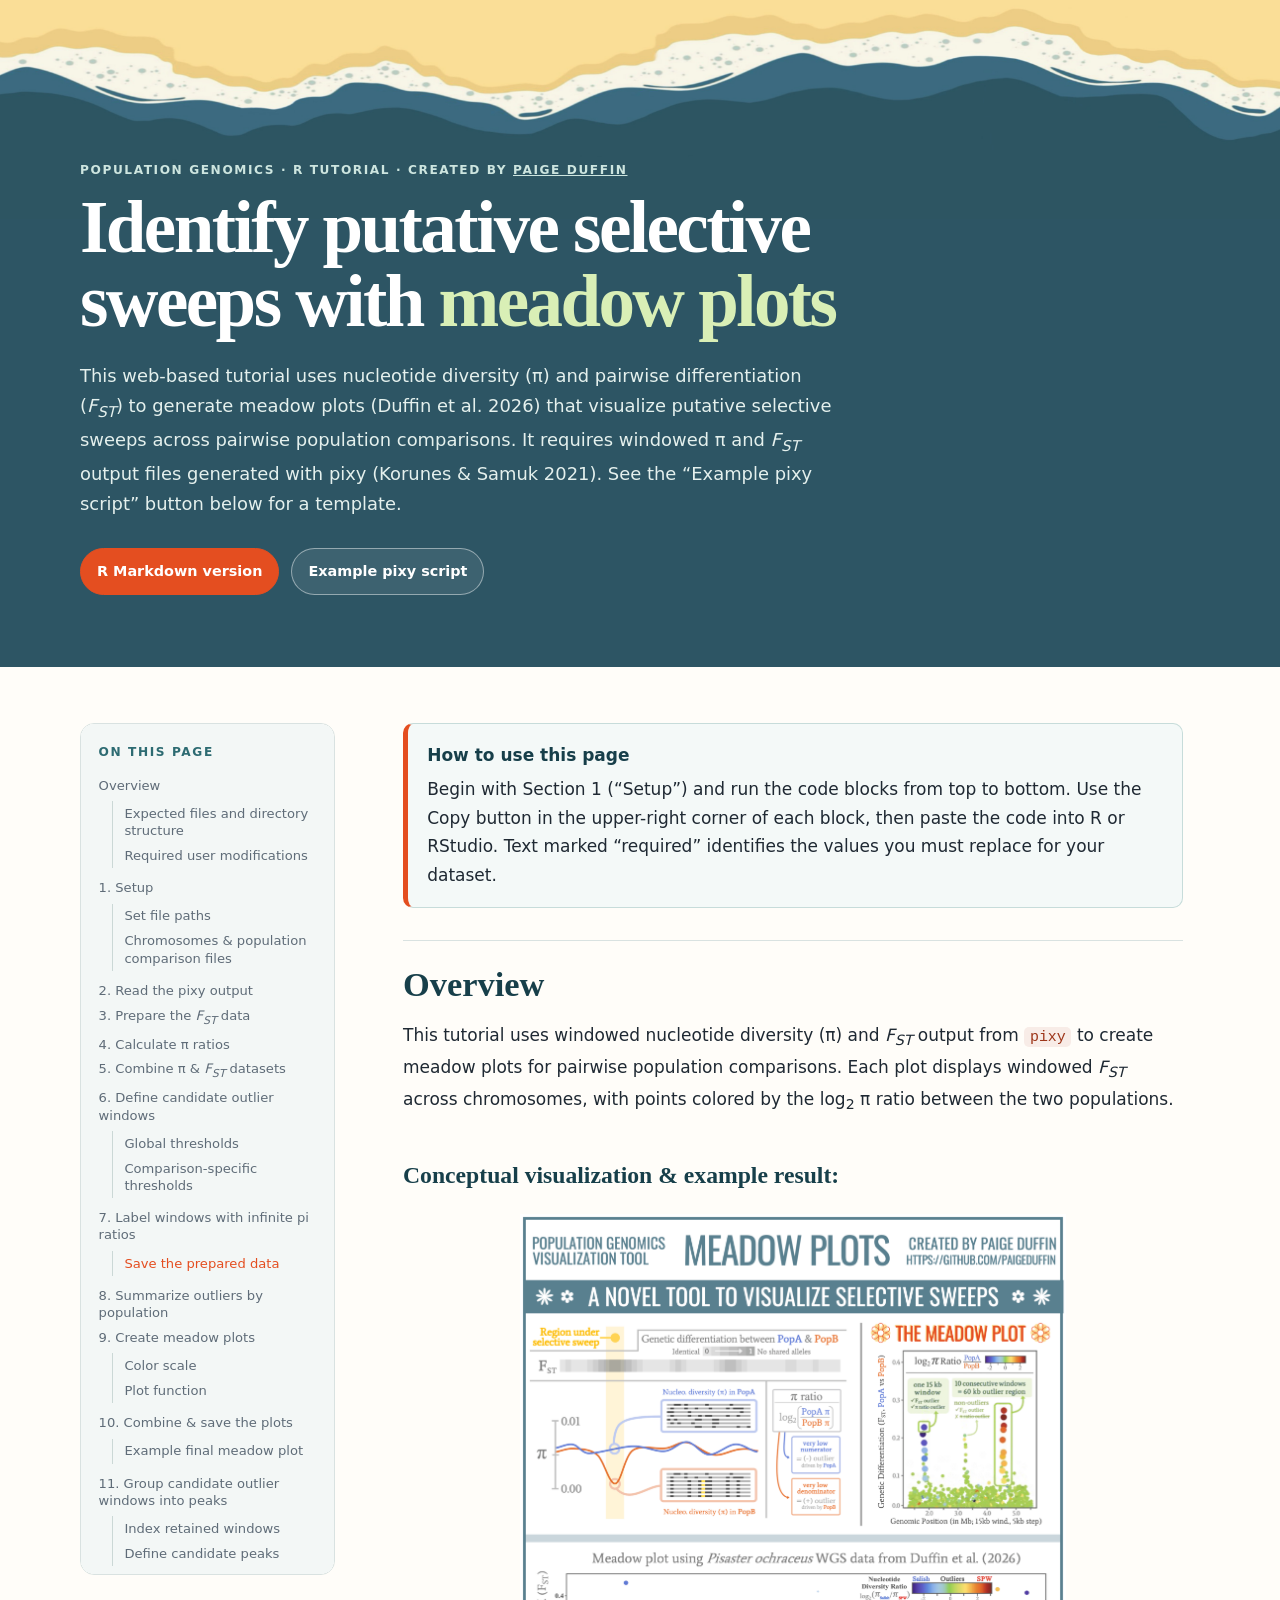
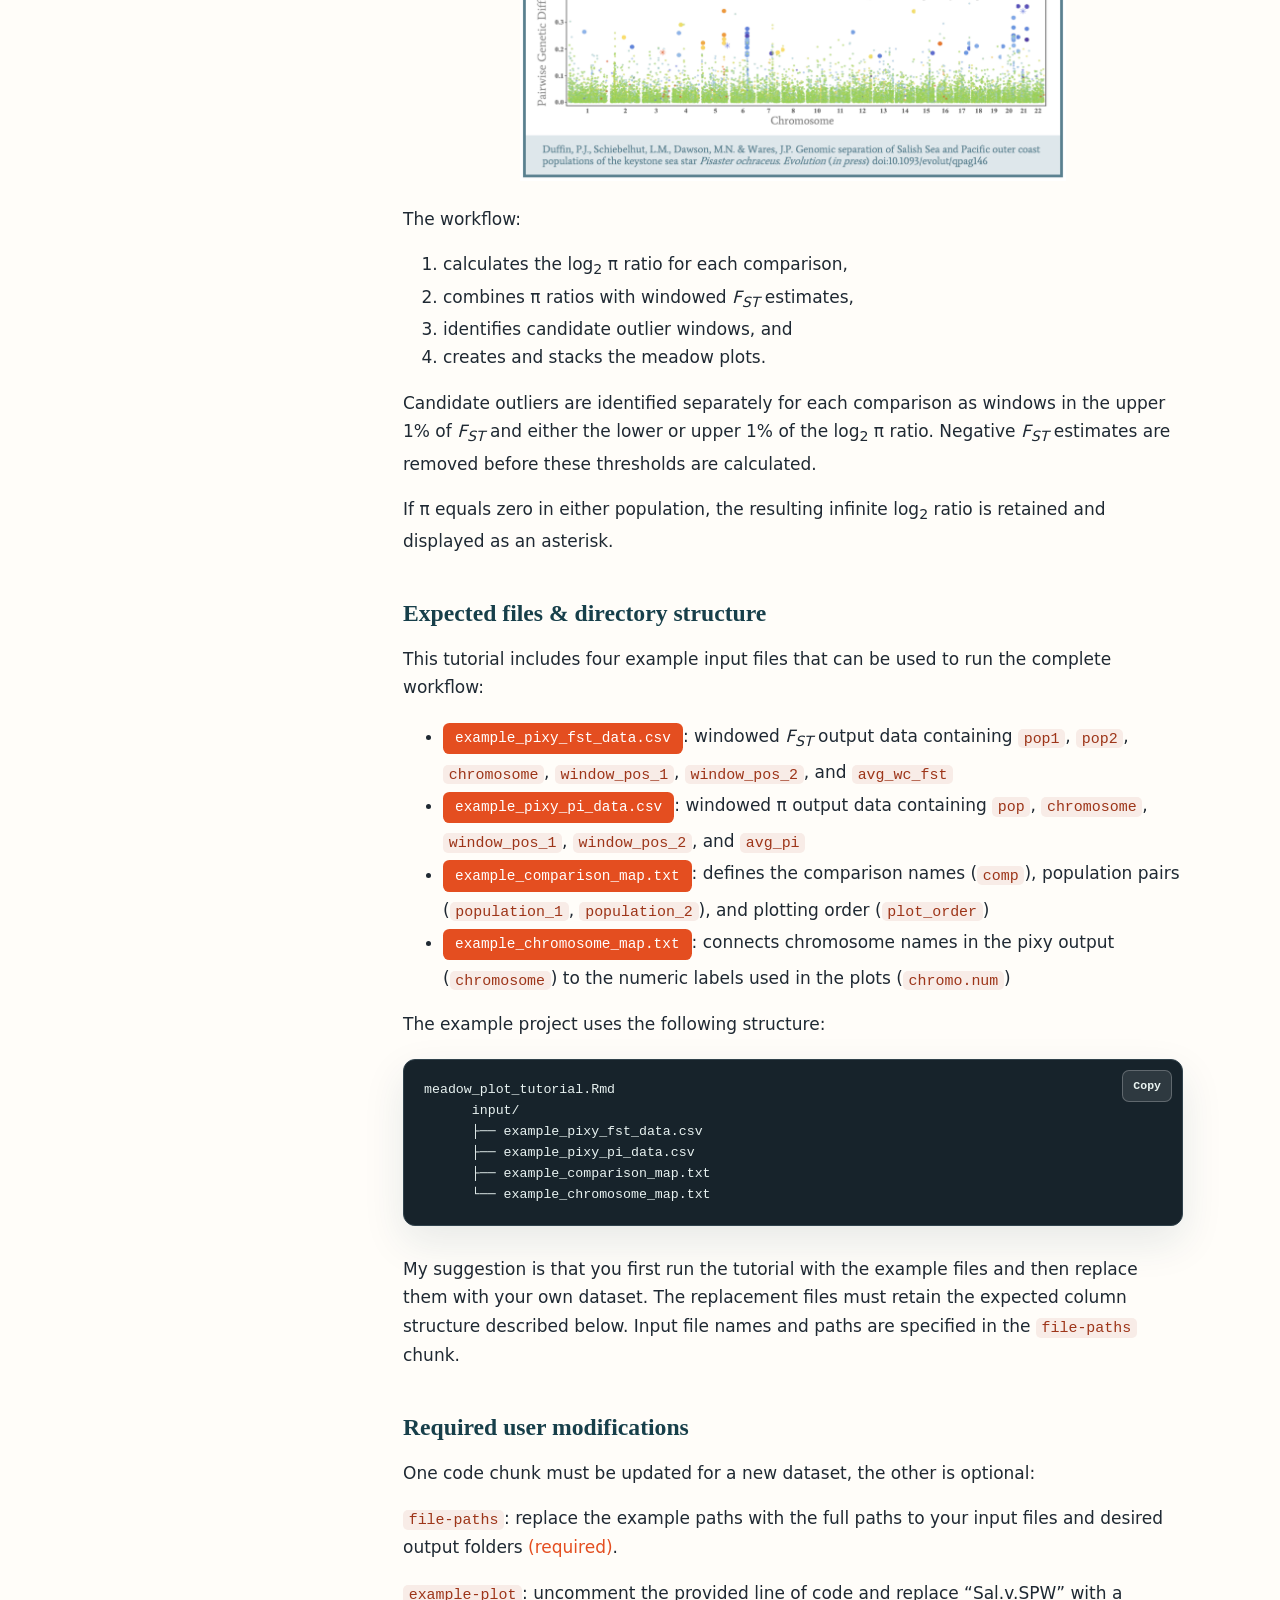
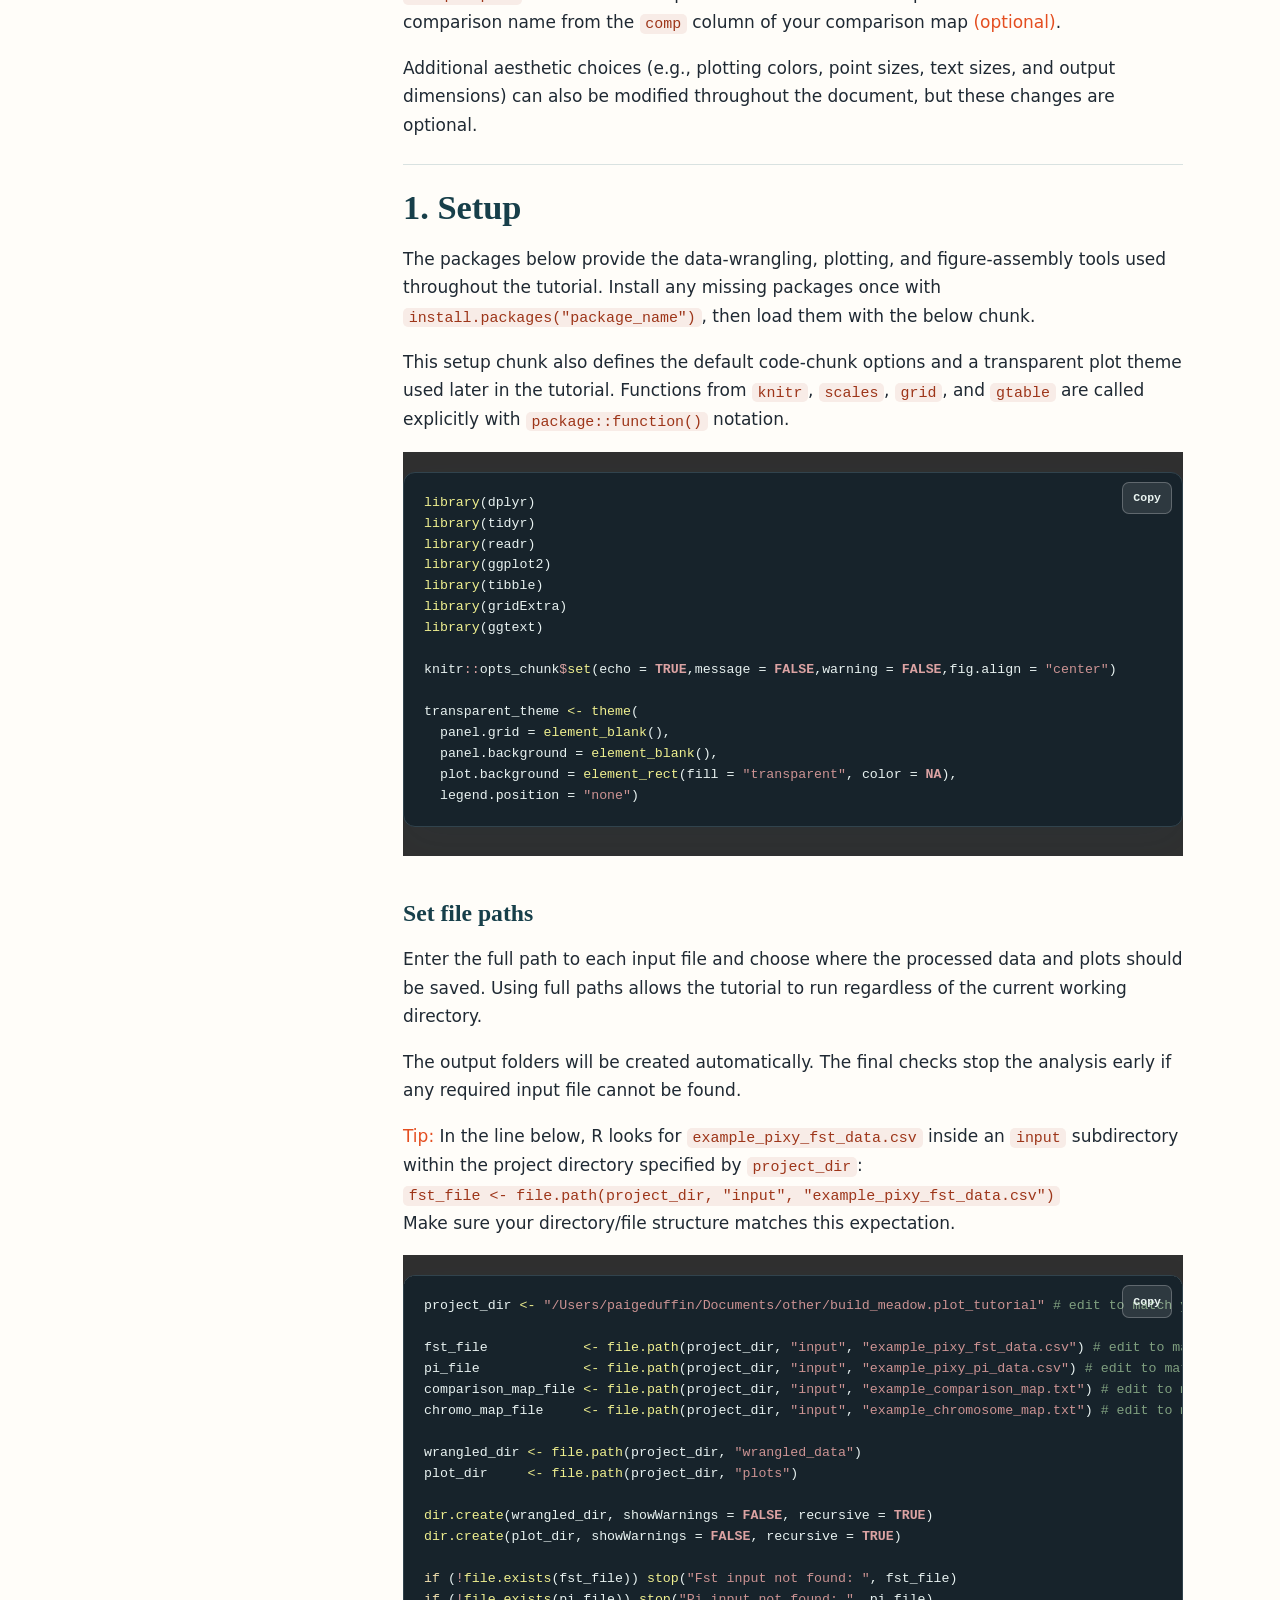
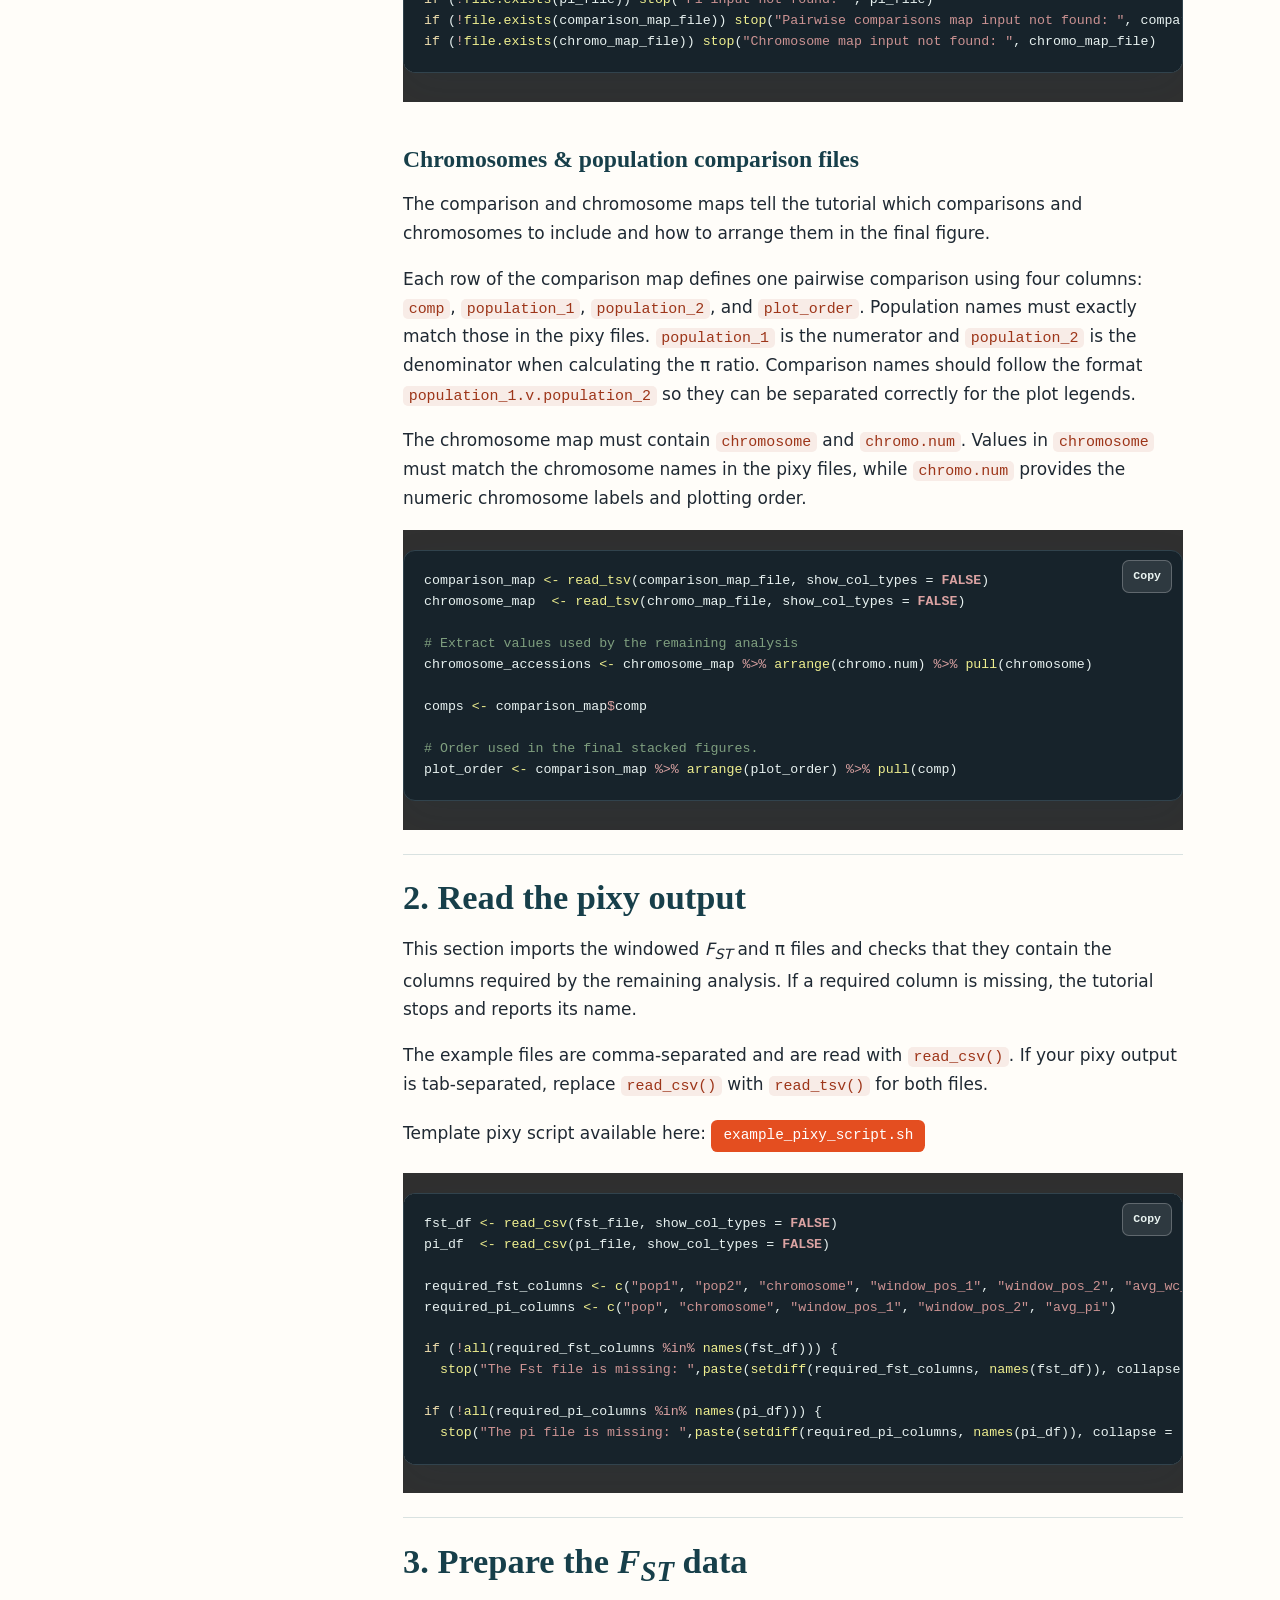
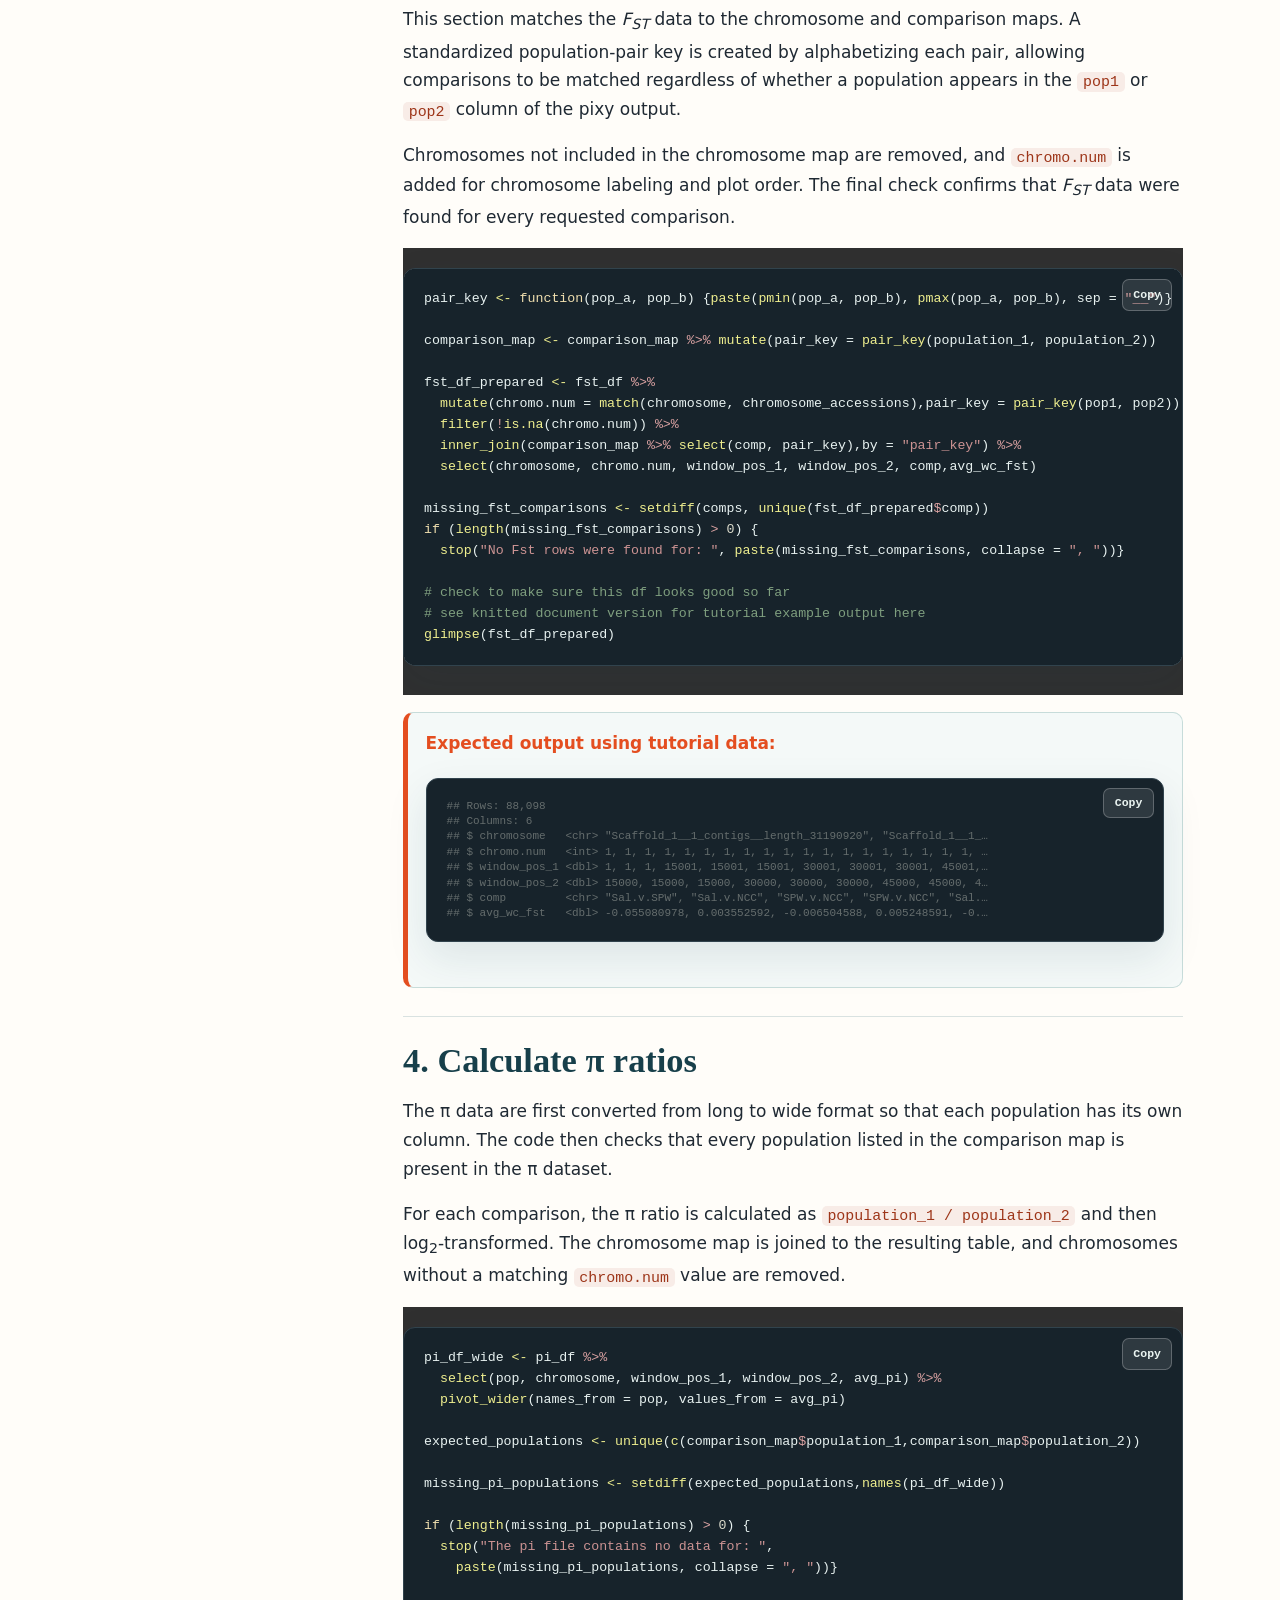
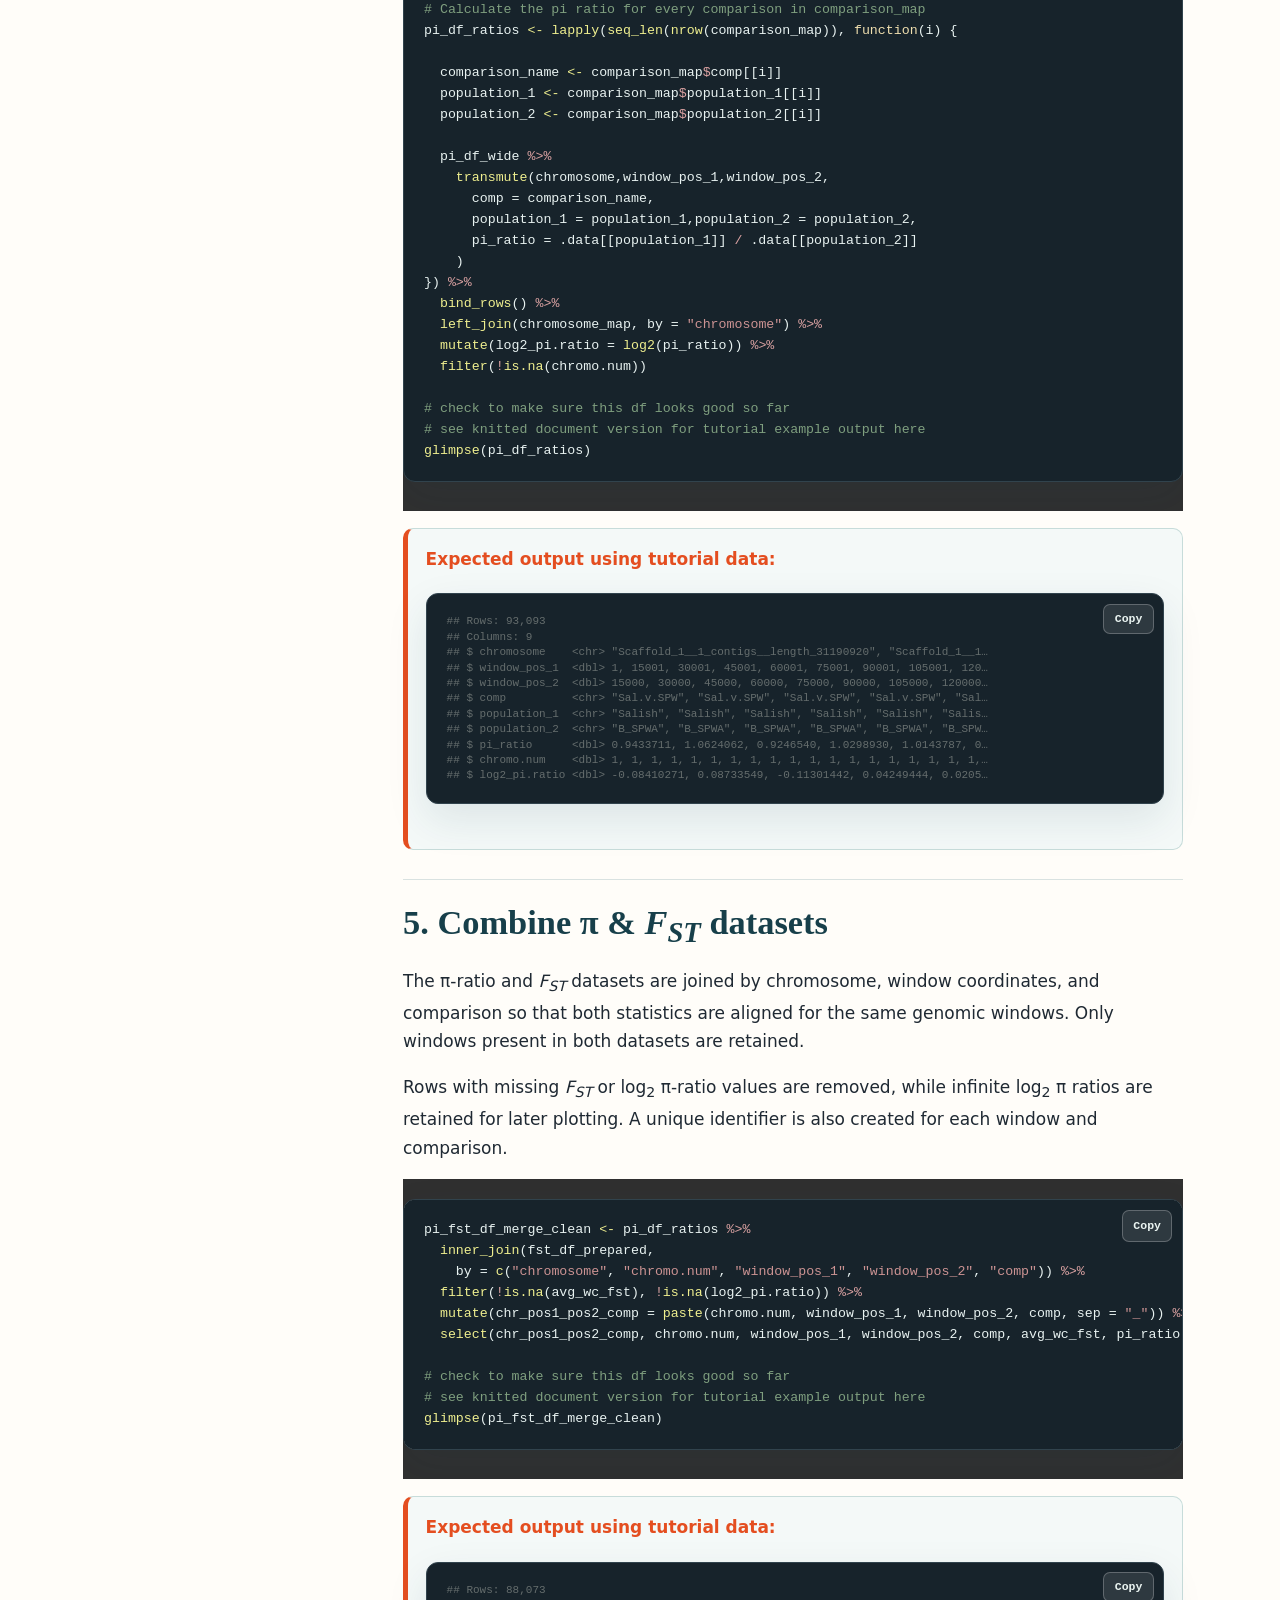
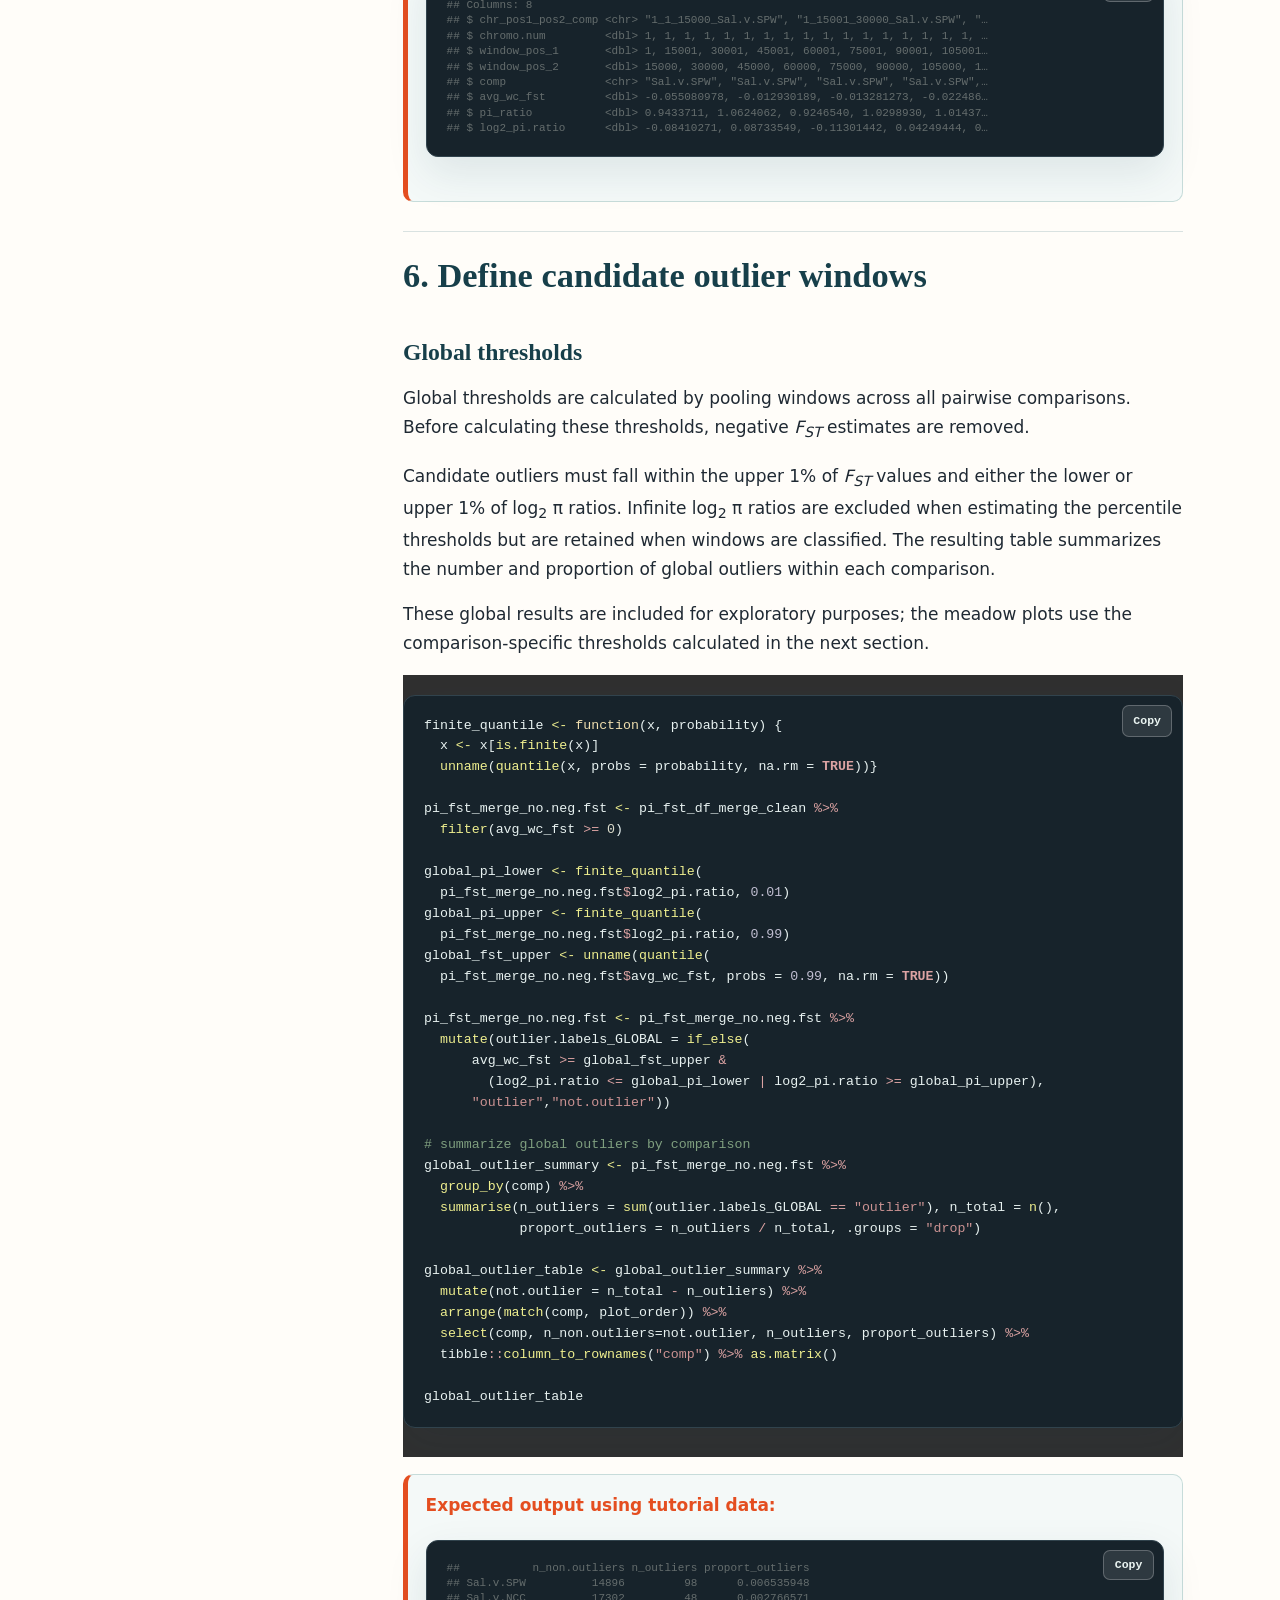
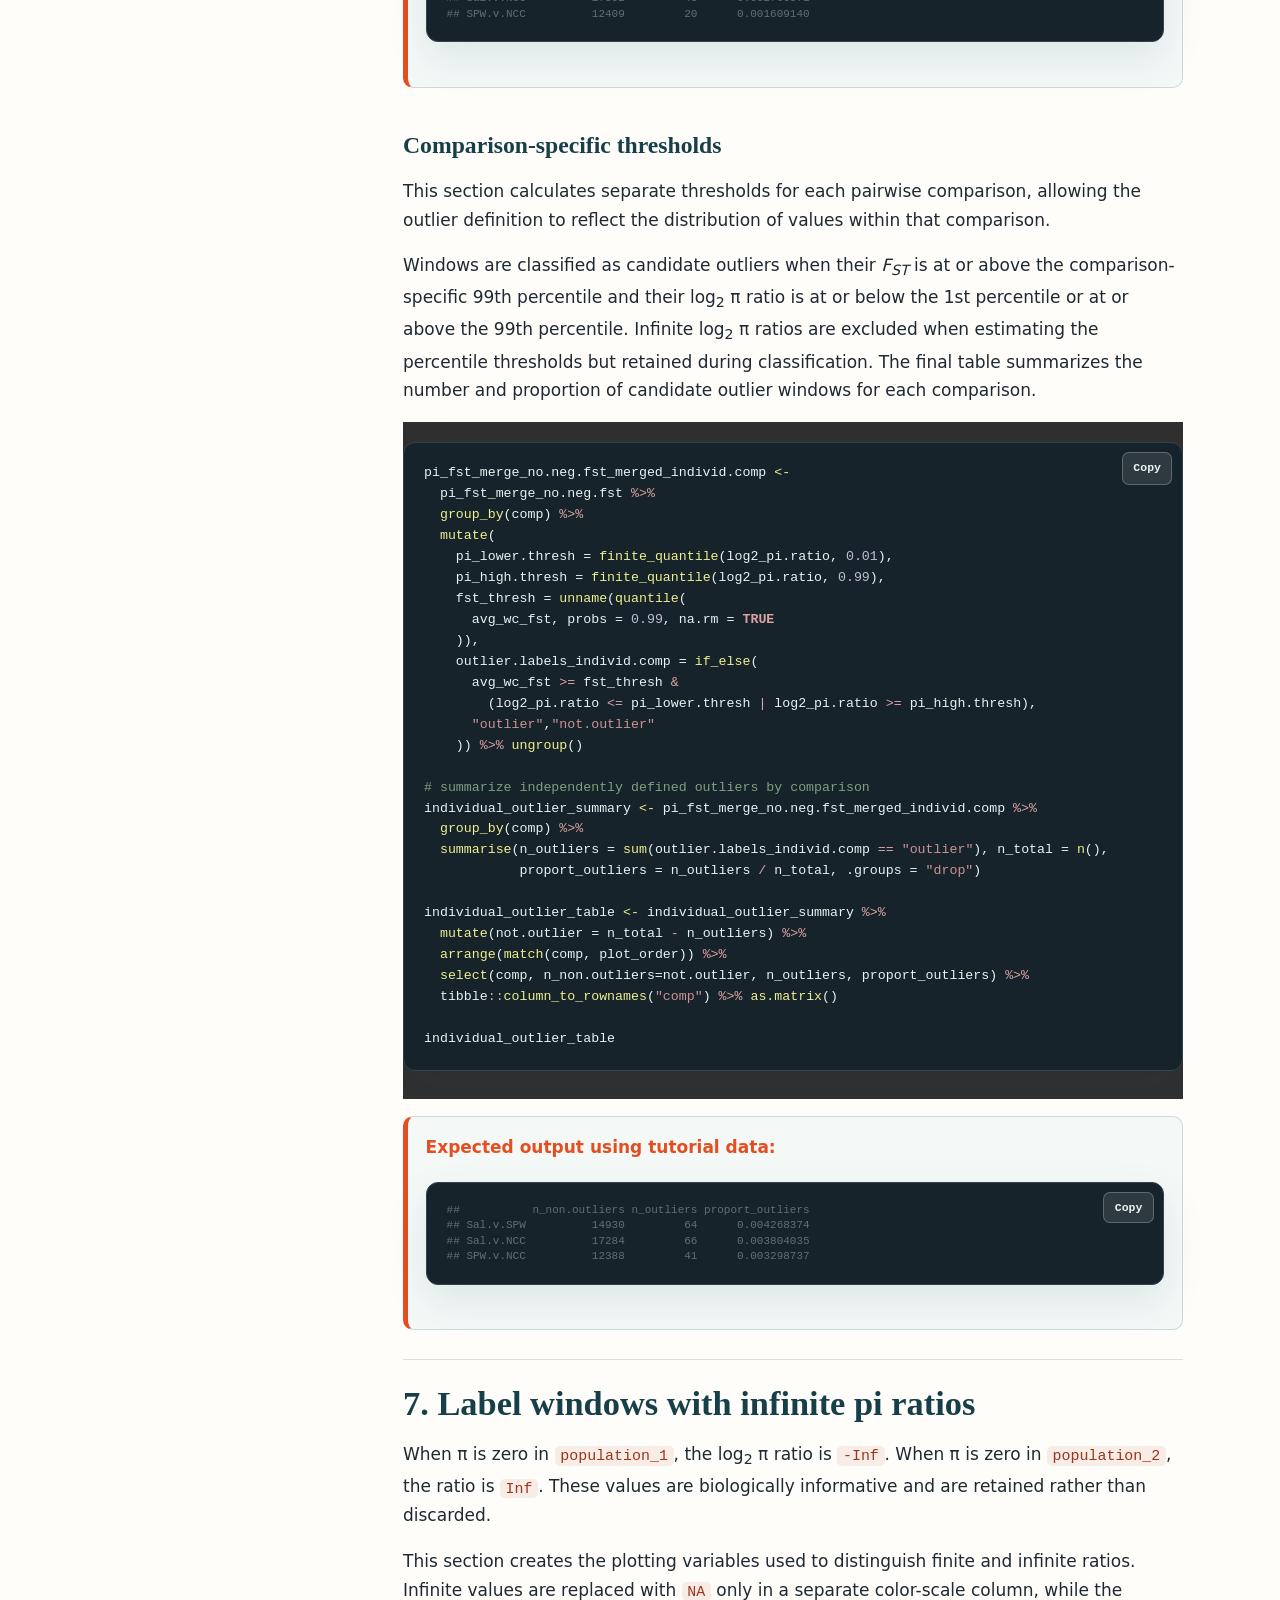
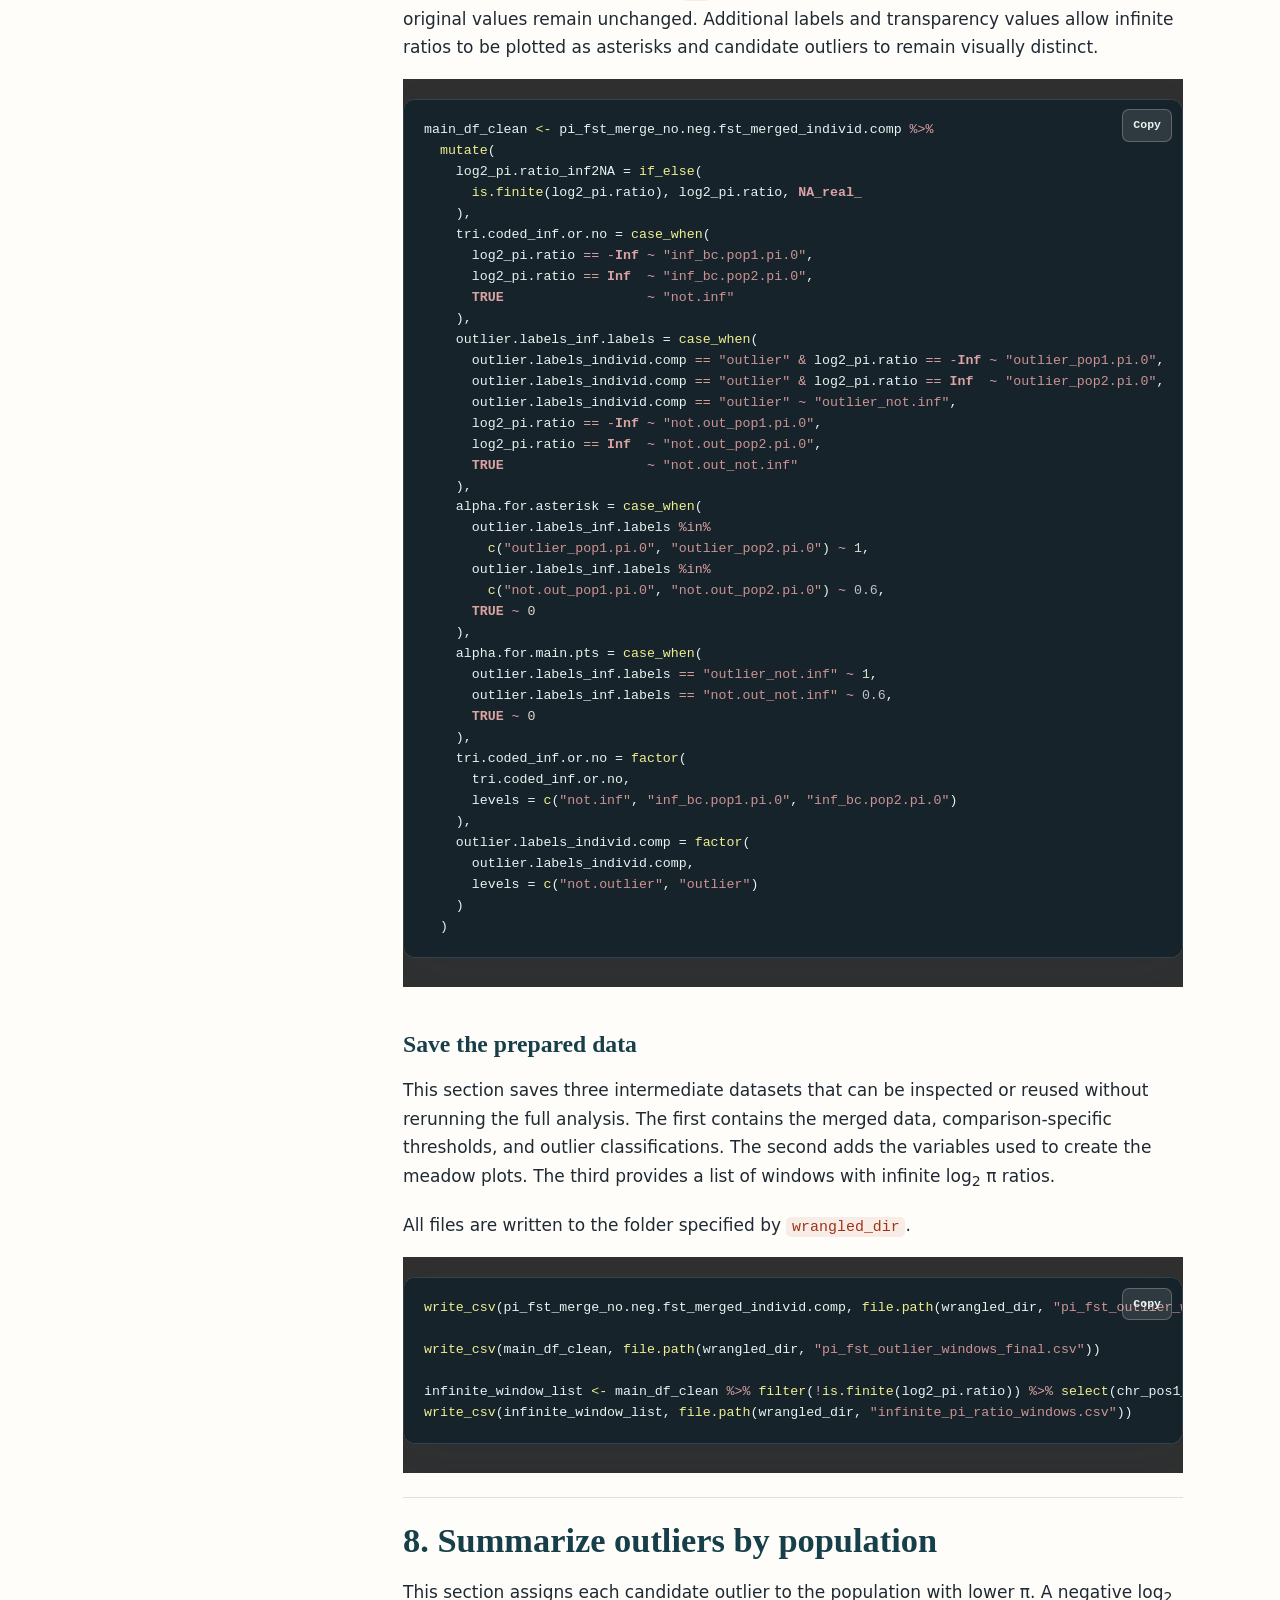
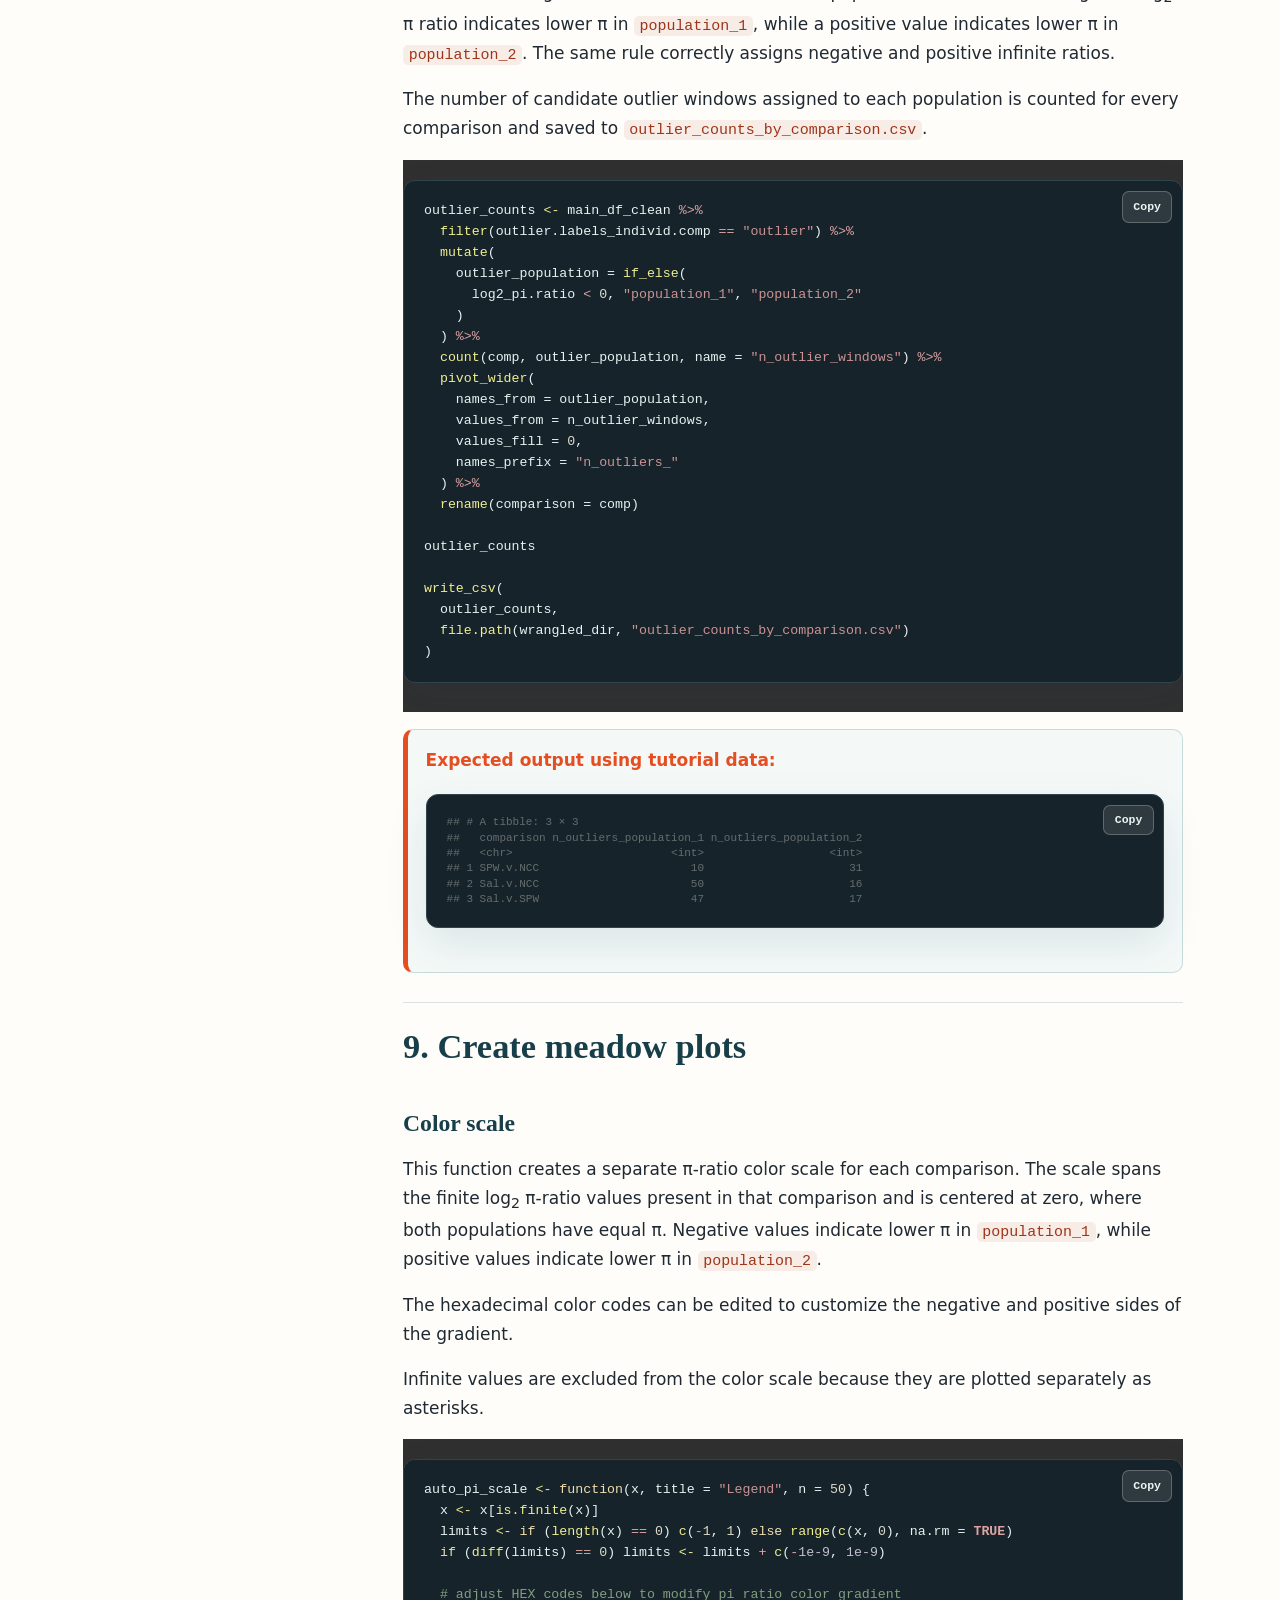
<file: docs/index.html>
<!doctype html>
<html lang="en">
<head>
  <meta charset="utf-8">
  <meta name="viewport" content="width=device-width, initial-scale=1">
  <meta name="description" content="A step-by-step tutorial for creating meadow plots and candidate peak summaries from pixy output.">
  <title>Meadow Plot Tutorial</title>
    <style>pre > code.sourceCode { white-space: pre; position: relative; }
pre > code.sourceCode > span { line-height: 1.25; }
pre > code.sourceCode > span:empty { height: 1.2em; }
.sourceCode { overflow: visible; }
code.sourceCode > span { color: inherit; text-decoration: inherit; }
div.sourceCode { margin: 1em 0; }
pre.sourceCode { margin: 0; }
@media screen {
div.sourceCode { overflow: auto; }
}
@media print {
pre > code.sourceCode { white-space: pre-wrap; }
pre > code.sourceCode > span { text-indent: -5em; padding-left: 5em; }
}
pre.numberSource code
  { counter-reset: source-line 0; }
pre.numberSource code > span
  { position: relative; left: -4em; counter-increment: source-line; }
pre.numberSource code > span > a:first-child::before
  { content: counter(source-line);
    position: relative; left: -1em; text-align: right; vertical-align: baseline;
    border: none; display: inline-block;
    -webkit-touch-callout: none; -webkit-user-select: none;
    -khtml-user-select: none; -moz-user-select: none;
    -ms-user-select: none; user-select: none;
    padding: 0 4px; width: 4em;
  }
pre.numberSource { margin-left: 3em;  padding-left: 4px; }
div.sourceCode
  { color: #cccccc; background-color: #303030; }
@media screen {
pre > code.sourceCode > span > a:first-child::before { text-decoration: underline; }
}
code span.al { color: #ffcfaf; } /* Alert */
code span.an { color: #7f9f7f; font-weight: bold; } /* Annotation */
code span.at { } /* Attribute */
code span.bn { color: #dca3a3; } /* BaseN */
code span.bu { } /* BuiltIn */
code span.cf { color: #f0dfaf; } /* ControlFlow */
code span.ch { color: #dca3a3; } /* Char */
code span.cn { color: #dca3a3; font-weight: bold; } /* Constant */
code span.co { color: #7f9f7f; } /* Comment */
code span.cv { color: #7f9f7f; font-weight: bold; } /* CommentVar */
code span.do { color: #7f9f7f; } /* Documentation */
code span.dt { color: #dfdfbf; } /* DataType */
code span.dv { color: #dcdccc; } /* DecVal */
code span.er { color: #c3bf9f; } /* Error */
code span.ex { } /* Extension */
code span.fl { color: #c0bed1; } /* Float */
code span.fu { color: #efef8f; } /* Function */
code span.im { } /* Import */
code span.in { color: #7f9f7f; font-weight: bold; } /* Information */
code span.kw { color: #f0dfaf; } /* Keyword */
code span.op { color: #f0efd0; } /* Operator */
code span.ot { color: #efef8f; } /* Other */
code span.pp { color: #ffcfaf; font-weight: bold; } /* Preprocessor */
code span.sc { color: #dca3a3; } /* SpecialChar */
code span.ss { color: #cc9393; } /* SpecialString */
code span.st { color: #cc9393; } /* String */
code span.va { } /* Variable */
code span.vs { color: #cc9393; } /* VerbatimString */
code span.wa { color: #7f9f7f; font-weight: bold; } /* Warning */

.expected-result {
  margin: 1rem 0 1.8rem;
  padding: 1rem 1.1rem;
  border: 1px solid #c7dcda;
  border-left: 5px solid #e44e20;
  border-radius: 10px;
  background: #f4f9f8;
}

.expected-result > strong { color: #e44e20; }
.expected-result pre {
  margin: 0.8rem 0 0;
  box-shadow: none;
  font-size: 0.68rem;
  font-weight: 400;
}

.expected-result pre code {
  font-weight: 400;
}
.expected-result img,
.final-product img {
  display: block;
  width: 100%;
  height: auto;
  margin-top: 1rem;
  border: 1px solid #d9e2e1;
  border-radius: 10px;
}
.eyebrow a { color: inherit; }
.eyebrow a:hover { color: white; }
</style>
    <link rel="stylesheet" href="styles.css">
</head>
<body>
  <header class="hero">
    <div class="hero__inner">
      <p class="eyebrow">Population genomics · R Tutorial · created by <a href="https://github.com/paigeduffin">Paige Duffin</a></p>
      <h1>Identify putative selective sweeps with <code>meadow plots</code></h1>
      <p class="hero__summary">This web-based tutorial uses nucleotide diversity (π) and pairwise differentiation (<em>F<sub>ST</sub></em>) to generate meadow plots (Duffin et al. 2026) that visualize putative selective sweeps across pairwise population comparisons. It requires windowed π and <em>F<sub>ST</sub></em> output files generated with pixy (Korunes & Samuk 2021). See the “Example pixy script” button below for a template.</p>
      <div class="hero__actions">
  <a class="button button--primary" href="https://github.com/paigeduffin/meadow_plot_tutorial/blob/main/tutorials/meadow_plot_tutorial.Rmd">R Markdown version</a>
  <a class="button button--secondary" href="https://github.com/paigeduffin/meadow_plot_tutorial/blob/main/input/example_pixy_script.sh">Example pixy script</a>
      </div>
        
    </div>
  </header>

  <div class="page-shell">
    <aside class="sidebar" aria-label="Tutorial contents">
      <div class="sidebar__card">
        <p class="sidebar__label">On this page</p>
        <ul>
        <li><a href="#overview" id="toc-overview">Overview</a>
        <ul>
        <li><a href="#expected-files-and-directory-structure"
        id="toc-expected-files-and-directory-structure">Expected files
        and directory structure</a></li>
        <li><a href="#required-user-modifications"
        id="toc-required-user-modifications">Required user
        modifications</a></li>
        </ul></li>
        <li><a href="#setup" id="toc-setup">1. Setup</a>
        <ul>
        <li><a href="#set-file-paths" id="toc-set-file-paths">Set file
        paths</a></li>
        <li><a href="#chromosomes-population-comparison-files"
        id="toc-chromosomes-population-comparison-files">Chromosomes
        &amp; population comparison files</a></li>
        </ul></li>
        <li><a href="#read-the-pixy-output"
        id="toc-read-the-pixy-output">2. Read the pixy output</a></li>
        <li><a href="#prepare-the-fst-data"
        id="toc-prepare-the-fst-data">3. Prepare the <em>F<sub>ST</sub></em> data</a></li>
        <li><a href="#calculate-π-ratios" id="toc-calculate-π-ratios">4.
        Calculate π ratios</a></li>
        <li><a href="#combine-π-and-fst-datasets"
        id="toc-combine-π-and-fst-datasets">5. Combine π &amp; <em>F<sub>ST</sub></em>
        datasets</a></li>
        <li><a href="#define-candidate-outlier-windows"
        id="toc-define-candidate-outlier-windows">6. Define candidate
        outlier windows</a>
        <ul>
        <li><a href="#global-thresholds"
        id="toc-global-thresholds">Global thresholds</a></li>
        <li><a href="#comparison-specific-thresholds"
        id="toc-comparison-specific-thresholds">Comparison-specific
        thresholds</a></li>
        </ul></li>
        <li><a href="#label-windows-with-infinite-pi-ratios"
        id="toc-label-windows-with-infinite-pi-ratios">7. Label windows
        with infinite pi ratios</a>
        <ul>
        <li><a href="#save-the-prepared-data"
        id="toc-save-the-prepared-data">Save the prepared data</a></li>
        </ul></li>
        <li><a href="#summarize-outliers-by-population"
        id="toc-summarize-outliers-by-population">8. Summarize outliers
        by population</a></li>
        <li><a href="#create-meadow-plots"
        id="toc-create-meadow-plots">9. Create meadow plots</a>
        <ul>
        <li><a href="#color-scale" id="toc-color-scale">Color
        scale</a></li>
        <li><a href="#plot-function" id="toc-plot-function">Plot
        function</a></li>
        </ul></li>
        <li><a href="#combine-and-save-the-plots"
        id="toc-combine-and-save-the-plots">10. Combine &amp; save the
        plots</a></li>
        <ul>
          <li><a href="#example-final-meadow-plot"
        id="toc-example-final-meadow-plot">   Example final meadow
        plot</a></li>
       </ul></li>
        <li><a href="#group-candidate-outlier-windows-into-peaks"
        id="toc-group-candidate-outlier-windows-into-peaks">11. Group
        candidate outlier windows into peaks</a>
        <ul>
        <li><a href="#index-retained-windows"
        id="toc-index-retained-windows">Index retained windows</a></li>
        <li><a href="#define-candidate-peaks"
        id="toc-define-candidate-peaks">Define candidate peaks</a></li>
        </ul></li>
        <li><a href="#summarize-and-save-candidate-peaks"
        id="toc-summarize-and-save-candidate-peaks">12. Summarize &amp;
        save candidate peaks</a></li>
        <li><a href="#plot-candidate-peak-sizes"
        id="toc-plot-candidate-peak-sizes">13. Plot candidate peak
        sizes</a></li>
        <ul>
          <li><a href="#example-final-candidate-peak-plot"
        id="toc-example-final-candidate-peak-plot">   Example final
        candidate-peak plot</a></li>
        </ul></li>
        <li>
  <a href="#references-reproducibility-info">14. References &amp; reproducibility</a>
  <ul>
    <li><a href="#references">References</a></li>
           <li><a href="#reproducibility">Reproducibility</a></li>
      </ul>
    </li>

    <li><a href="#how-to-cite-this-resource">15. How to cite this resource</a></li>

  </ul>
</div>
</aside>

<main id="main-content" class="tutorial">
      <div class="callout">
        <strong>How to use this page</strong>
        <p>Begin with Section 1 (“Setup”) and run the code blocks from top to bottom. Use the Copy button in the upper-right corner of each block, then paste the code into R or RStudio. Text marked “required” identifies the values you must replace for your dataset.</p>
      </div>
      <section id="overview" class="level1">
      <h1>Overview</h1>
      <p>This tutorial uses windowed nucleotide diversity (π) and <em>F<sub>ST</sub></em>
      output from <code>pixy</code> to create meadow plots for pairwise
      population comparisons. Each plot displays windowed <em>F<sub>ST</sub></em> across
      chromosomes, with points colored by the log<sub>2</sub> π ratio between the
      two populations.</p>
      <h2>Conceptual visualization & example result:</h2>
<img src="infographic.png"
     alt="Infographic overview of meadow plot rationale and example plots."
     style="display:block; width:70%; max-width:800px; height:auto; margin:1.5rem auto;">
      <p>The workflow:</p>
      <ol type="1">
      <li>calculates the log<sub>2</sub> π ratio for each comparison,</li>
      <li>combines π ratios with windowed <em>F<sub>ST</sub></em> estimates,</li>
      <li>identifies candidate outlier windows, and</li>
      <li>creates and stacks the meadow plots.</li>
      </ol>
      <p>Candidate outliers are identified separately for each
      comparison as windows in the upper 1% of <em>F<sub>ST</sub></em> and either the lower
      or upper 1% of the log<sub>2</sub> π ratio. Negative <em>F<sub>ST</sub></em> estimates are
      removed before these thresholds are calculated.</p>
      <p>If π equals zero in either population, the resulting infinite
      log<sub>2</sub> ratio is retained and displayed as an asterisk.</p>
      <section id="expected-files-and-directory-structure"
      class="level2">
      <h2>Expected files &amp; directory structure</h2>
      <p>This tutorial includes four example input files that can be
      used to run the complete workflow:</p>
      <ul>
      <li><a class="example-file-button"
   href="https://github.com/paigeduffin/meadow_plot_tutorial/blob/main/input/example_pixy_fst_data.csv">
  example_pixy_fst_data.csv
</a>: windowed <em>F<sub>ST</sub></em> output
      data containing <code>pop1</code>, <code>pop2</code>,
      <code>chromosome</code>, <code>window_pos_1</code>,
      <code>window_pos_2</code>, and <code>avg_wc_fst</code></li>
      <li><a class="example-file-button"
   href="https://github.com/paigeduffin/meadow_plot_tutorial/blob/main/input/example_pixy_pi_data.csv">
  example_pixy_pi_data.csv
</a>: windowed π output data
      containing <code>pop</code>, <code>chromosome</code>,
      <code>window_pos_1</code>, <code>window_pos_2</code>, and
      <code>avg_pi</code></li>
      <li><a class="example-file-button"
   href="https://github.com/paigeduffin/meadow_plot_tutorial/blob/main/input/example_comparison_map.txt">
  example_comparison_map.txt
</a>: defines the
      comparison names (<code>comp</code>), population pairs
      (<code>population_1</code>, <code>population_2</code>), and
      plotting order (<code>plot_order</code>)</li>
      <li><a class="example-file-button"
   href="https://github.com/paigeduffin/meadow_plot_tutorial/blob/main/input/example_chromosome_map.txt">
  example_chromosome_map.txt
</a>: connects chromosome
      names in the pixy output (<code>chromosome</code>) to the numeric
      labels used in the plots (<code>chromo.num</code>)</li>
      </ul>
      <p>The example project uses the following structure:</p>
      <pre><code>meadow_plot_tutorial.Rmd
      input/
      ├── example_pixy_fst_data.csv
      ├── example_pixy_pi_data.csv
      ├── example_comparison_map.txt
      └── example_chromosome_map.txt</code></pre>
      <p>My suggestion is that you first run the tutorial with the 
      example files and then replace them with your own dataset. The
      replacement files must retain the expected column structure
      described below. Input file names and paths are specified 
      in the <code>file-paths</code> chunk.</p>
      </section>
      <section id="required-user-modifications" class="level2">
      <h2>Required user modifications</h2>
      <p>One code chunk must be updated for a new dataset, the other is optional:</p>
<p>
<code>file-paths</code>: replace the example paths with the full paths to your input files and desired output folders <span style="color:#e44e20;">(required)</span>.
</p>

<p>
<code>example-plot</code>: uncomment the provided line of code and replace “Sal.v.SPW” with a comparison name from the <code>comp</code> column of your comparison map <span style="color:#e44e20;">(optional)</span>.
</p>
      <p>Additional aesthetic choices (e.g., plotting colors, point
      sizes, text sizes, and output dimensions) can also be modified
      throughout the document, but these changes are optional.</p>
      </section>
      </section>
      <section id="setup" class="level1">
      <h1>1. Setup</h1>
      <p>The packages below provide the data-wrangling, plotting, and
      figure-assembly tools used throughout the tutorial. Install any
      missing packages once with
      <code>install.packages("package_name")</code>, then load them with
      the below chunk.</p>
      <p>This setup chunk also defines the default code-chunk options
      and a transparent plot theme used later in the tutorial. Functions
      from <code>knitr</code>, <code>scales</code>, <code>grid</code>,
      and <code>gtable</code> are called explicitly with
      <code>package::function()</code> notation.</p>
      <div class="sourceCode" id="cb1"><pre
      class="sourceCode r"><code class="sourceCode r"><span id="cb1-1"><a href="#cb1-1" aria-hidden="true" tabindex="-1"></a><span class="fu">library</span>(dplyr)</span>
<span id="cb1-2"><a href="#cb1-2" aria-hidden="true" tabindex="-1"></a><span class="fu">library</span>(tidyr)</span>
<span id="cb1-3"><a href="#cb1-3" aria-hidden="true" tabindex="-1"></a><span class="fu">library</span>(readr)</span>
<span id="cb1-4"><a href="#cb1-4" aria-hidden="true" tabindex="-1"></a><span class="fu">library</span>(ggplot2)</span>
<span id="cb1-5"><a href="#cb1-5" aria-hidden="true" tabindex="-1"></a><span class="fu">library</span>(tibble)</span>
<span id="cb1-6"><a href="#cb1-6" aria-hidden="true" tabindex="-1"></a><span class="fu">library</span>(gridExtra)</span>
<span id="cb1-7"><a href="#cb1-7" aria-hidden="true" tabindex="-1"></a><span class="fu">library</span>(ggtext)</span>
<span id="cb1-8"><a href="#cb1-8" aria-hidden="true" tabindex="-1"></a></span>
<span id="cb1-9"><a href="#cb1-9" aria-hidden="true" tabindex="-1"></a>knitr<span class="sc">::</span>opts_chunk<span class="sc">$</span><span class="fu">set</span>(<span class="at">echo =</span> <span class="cn">TRUE</span>,<span class="at">message =</span> <span class="cn">FALSE</span>,<span class="at">warning =</span> <span class="cn">FALSE</span>,<span class="at">fig.align =</span> <span class="st">&quot;center&quot;</span>)</span>
<span id="cb1-10"><a href="#cb1-10" aria-hidden="true" tabindex="-1"></a></span>
<span id="cb1-11"><a href="#cb1-11" aria-hidden="true" tabindex="-1"></a>transparent_theme <span class="ot">&lt;-</span> <span class="fu">theme</span>(</span>
<span id="cb1-12"><a href="#cb1-12" aria-hidden="true" tabindex="-1"></a>  <span class="at">panel.grid =</span> <span class="fu">element_blank</span>(),</span>
<span id="cb1-13"><a href="#cb1-13" aria-hidden="true" tabindex="-1"></a>  <span class="at">panel.background =</span> <span class="fu">element_blank</span>(),</span>
<span id="cb1-14"><a href="#cb1-14" aria-hidden="true" tabindex="-1"></a>  <span class="at">plot.background =</span> <span class="fu">element_rect</span>(<span class="at">fill =</span> <span class="st">&quot;transparent&quot;</span>, <span class="at">color =</span> <span class="cn">NA</span>),</span>
<span id="cb1-15"><a href="#cb1-15" aria-hidden="true" tabindex="-1"></a>  <span class="at">legend.position =</span> <span class="st">&quot;none&quot;</span>)</span></code></pre></div>
      <section id="set-file-paths" class="level2">
      <h2>Set file paths</h2>
      <p>Enter the full path to each input file and choose where the
      processed data and plots should be saved. Using full paths allows
      the tutorial to run regardless of the current working
      directory.</p>
      <p>The output folders will be created automatically. The final
      checks stop the analysis early if any required input file cannot
      be found.</p>
<p><span style="color:#e44e20;">Tip:</span> In the line below, R looks for
<code>example_pixy_fst_data.csv</code> inside an
<code>input</code> subdirectory within the project directory
specified by <code>project_dir</code>:<br>
<code>fst_file &lt;- file.path(project_dir, "input", "example_pixy_fst_data.csv")</code><br>
Make sure your directory/file structure matches this expectation.</p>
      <div class="sourceCode" id="cb2"><pre
      class="sourceCode r"><code class="sourceCode r"><span id="cb2-1"><a href="#cb2-1" aria-hidden="true" tabindex="-1"></a>project_dir <span class="ot">&lt;-</span> <span class="st">&quot;/Users/paigeduffin/Documents/other/build_meadow.plot_tutorial&quot;</span> <span class="co"># edit to match your absolute file path to the project directory</span></span>
<span id="cb2-2"><a href="#cb2-2" aria-hidden="true" tabindex="-1"></a></span>
<span id="cb2-3"><a href="#cb2-3" aria-hidden="true" tabindex="-1"></a>fst_file            <span class="ot">&lt;-</span> <span class="fu">file.path</span>(project_dir, <span class="st">&quot;input&quot;</span>, <span class="st">&quot;example_pixy_fst_data.csv&quot;</span>) <span class="co"># edit to match your file name</span></span>
<span id="cb2-4"><a href="#cb2-4" aria-hidden="true" tabindex="-1"></a>pi_file             <span class="ot">&lt;-</span> <span class="fu">file.path</span>(project_dir, <span class="st">&quot;input&quot;</span>, <span class="st">&quot;example_pixy_pi_data.csv&quot;</span>) <span class="co"># edit to match your file name</span></span>
<span id="cb2-5"><a href="#cb2-5" aria-hidden="true" tabindex="-1"></a>comparison_map_file <span class="ot">&lt;-</span> <span class="fu">file.path</span>(project_dir, <span class="st">&quot;input&quot;</span>, <span class="st">&quot;example_comparison_map.txt&quot;</span>) <span class="co"># edit to match your file name</span></span>
<span id="cb2-6"><a href="#cb2-6" aria-hidden="true" tabindex="-1"></a>chromo_map_file     <span class="ot">&lt;-</span> <span class="fu">file.path</span>(project_dir, <span class="st">&quot;input&quot;</span>, <span class="st">&quot;example_chromosome_map.txt&quot;</span>) <span class="co"># edit to match your file name</span></span>
<span id="cb2-7"><a href="#cb2-7" aria-hidden="true" tabindex="-1"></a></span>
<span id="cb2-8"><a href="#cb2-8" aria-hidden="true" tabindex="-1"></a>wrangled_dir <span class="ot">&lt;-</span> <span class="fu">file.path</span>(project_dir, <span class="st">&quot;wrangled_data&quot;</span>)</span>
<span id="cb2-9"><a href="#cb2-9" aria-hidden="true" tabindex="-1"></a>plot_dir     <span class="ot">&lt;-</span> <span class="fu">file.path</span>(project_dir, <span class="st">&quot;plots&quot;</span>)</span>
<span id="cb2-10"><a href="#cb2-10" aria-hidden="true" tabindex="-1"></a></span>
<span id="cb2-11"><a href="#cb2-11" aria-hidden="true" tabindex="-1"></a><span class="fu">dir.create</span>(wrangled_dir, <span class="at">showWarnings =</span> <span class="cn">FALSE</span>, <span class="at">recursive =</span> <span class="cn">TRUE</span>)</span>
<span id="cb2-12"><a href="#cb2-12" aria-hidden="true" tabindex="-1"></a><span class="fu">dir.create</span>(plot_dir, <span class="at">showWarnings =</span> <span class="cn">FALSE</span>, <span class="at">recursive =</span> <span class="cn">TRUE</span>)</span>
<span id="cb2-13"><a href="#cb2-13" aria-hidden="true" tabindex="-1"></a></span>
<span id="cb2-14"><a href="#cb2-14" aria-hidden="true" tabindex="-1"></a><span class="cf">if</span> (<span class="sc">!</span><span class="fu">file.exists</span>(fst_file)) <span class="fu">stop</span>(<span class="st">&quot;Fst input not found: &quot;</span>, fst_file)</span>
<span id="cb2-15"><a href="#cb2-15" aria-hidden="true" tabindex="-1"></a><span class="cf">if</span> (<span class="sc">!</span><span class="fu">file.exists</span>(pi_file)) <span class="fu">stop</span>(<span class="st">&quot;Pi input not found: &quot;</span>, pi_file)</span>
<span id="cb2-16"><a href="#cb2-16" aria-hidden="true" tabindex="-1"></a><span class="cf">if</span> (<span class="sc">!</span><span class="fu">file.exists</span>(comparison_map_file)) <span class="fu">stop</span>(<span class="st">&quot;Pairwise comparisons map input not found: &quot;</span>, comparison_map_file)</span>
<span id="cb2-17"><a href="#cb2-17" aria-hidden="true" tabindex="-1"></a><span class="cf">if</span> (<span class="sc">!</span><span class="fu">file.exists</span>(chromo_map_file)) <span class="fu">stop</span>(<span class="st">&quot;Chromosome map input not found: &quot;</span>, chromo_map_file)</span></code></pre></div>
      </section>
      <section id="chromosomes-population-comparison-files"
      class="level2">
      <h2>Chromosomes &amp; population comparison files</h2>
      <p>The comparison and chromosome maps tell the tutorial which
      comparisons and chromosomes to include and how to arrange them in
      the final figure.</p>
      <p>Each row of the comparison map defines one pairwise comparison
      using four columns: <code>comp</code>, <code>population_1</code>,
      <code>population_2</code>, and <code>plot_order</code>. Population
      names must exactly match those in the pixy files.
      <code>population_1</code> is the numerator and
      <code>population_2</code> is the denominator when calculating the
      π ratio. Comparison names should follow the format
      <code>population_1.v.population_2</code> so they can be separated
      correctly for the plot legends.</p>
      <p>The chromosome map must contain <code>chromosome</code> and
      <code>chromo.num</code>. Values in <code>chromosome</code> must
      match the chromosome names in the pixy files, while
      <code>chromo.num</code> provides the numeric chromosome labels and
      plotting order.</p>
      <div class="sourceCode" id="cb3"><pre
      class="sourceCode r"><code class="sourceCode r"><span id="cb3-1"><a href="#cb3-1" aria-hidden="true" tabindex="-1"></a>comparison_map <span class="ot">&lt;-</span> <span class="fu">read_tsv</span>(comparison_map_file, <span class="at">show_col_types =</span> <span class="cn">FALSE</span>)</span>
<span id="cb3-2"><a href="#cb3-2" aria-hidden="true" tabindex="-1"></a>chromosome_map  <span class="ot">&lt;-</span> <span class="fu">read_tsv</span>(chromo_map_file, <span class="at">show_col_types =</span> <span class="cn">FALSE</span>)</span>
<span id="cb3-3"><a href="#cb3-3" aria-hidden="true" tabindex="-1"></a></span>
<span id="cb3-4"><a href="#cb3-4" aria-hidden="true" tabindex="-1"></a><span class="co"># Extract values used by the remaining analysis</span></span>
<span id="cb3-5"><a href="#cb3-5" aria-hidden="true" tabindex="-1"></a>chromosome_accessions <span class="ot">&lt;-</span> chromosome_map <span class="sc">%&gt;%</span> <span class="fu">arrange</span>(chromo.num) <span class="sc">%&gt;%</span> <span class="fu">pull</span>(chromosome)</span>
<span id="cb3-6"><a href="#cb3-6" aria-hidden="true" tabindex="-1"></a></span>
<span id="cb3-7"><a href="#cb3-7" aria-hidden="true" tabindex="-1"></a>comps <span class="ot">&lt;-</span> comparison_map<span class="sc">$</span>comp</span>
<span id="cb3-8"><a href="#cb3-8" aria-hidden="true" tabindex="-1"></a></span>
<span id="cb3-9"><a href="#cb3-9" aria-hidden="true" tabindex="-1"></a><span class="co"># Order used in the final stacked figures.</span></span>
<span id="cb3-10"><a href="#cb3-10" aria-hidden="true" tabindex="-1"></a>plot_order <span class="ot">&lt;-</span> comparison_map <span class="sc">%&gt;%</span> <span class="fu">arrange</span>(plot_order) <span class="sc">%&gt;%</span> <span class="fu">pull</span>(comp)</span></code></pre></div>
      </section>
      </section>
      <section id="read-the-pixy-output" class="level1">
      <h1>2. Read the pixy output</h1>
      <p>This section imports the windowed <em>F<sub>ST</sub></em> and π files and checks
      that they contain the columns required by the remaining analysis.
      If a required column is missing, the tutorial stops and reports
      its name.</p>
      <p>The example files are comma-separated and are read with
      <code>read_csv()</code>. If your pixy output is tab-separated,
      replace <code>read_csv()</code> with <code>read_tsv()</code> for
      both files.</p>
      <p>Template pixy script available here: <a class="example-file-button"
   href="https://github.com/paigeduffin/meadow_plot_tutorial/blob/main/input/example_pixy_script.sh">
  example_pixy_script.sh</a></p>
      <div class="sourceCode" id="cb4"><pre
      class="sourceCode r"><code class="sourceCode r"><span id="cb4-1"><a href="#cb4-1" aria-hidden="true" tabindex="-1"></a>fst_df <span class="ot">&lt;-</span> <span class="fu">read_csv</span>(fst_file, <span class="at">show_col_types =</span> <span class="cn">FALSE</span>)</span>
<span id="cb4-2"><a href="#cb4-2" aria-hidden="true" tabindex="-1"></a>pi_df  <span class="ot">&lt;-</span> <span class="fu">read_csv</span>(pi_file, <span class="at">show_col_types =</span> <span class="cn">FALSE</span>)</span>
<span id="cb4-3"><a href="#cb4-3" aria-hidden="true" tabindex="-1"></a></span>
<span id="cb4-4"><a href="#cb4-4" aria-hidden="true" tabindex="-1"></a>required_fst_columns <span class="ot">&lt;-</span> <span class="fu">c</span>(<span class="st">&quot;pop1&quot;</span>, <span class="st">&quot;pop2&quot;</span>, <span class="st">&quot;chromosome&quot;</span>, <span class="st">&quot;window_pos_1&quot;</span>, <span class="st">&quot;window_pos_2&quot;</span>, <span class="st">&quot;avg_wc_fst&quot;</span>)</span>
<span id="cb4-5"><a href="#cb4-5" aria-hidden="true" tabindex="-1"></a>required_pi_columns <span class="ot">&lt;-</span> <span class="fu">c</span>(<span class="st">&quot;pop&quot;</span>, <span class="st">&quot;chromosome&quot;</span>, <span class="st">&quot;window_pos_1&quot;</span>, <span class="st">&quot;window_pos_2&quot;</span>, <span class="st">&quot;avg_pi&quot;</span>)</span>
<span id="cb4-6"><a href="#cb4-6" aria-hidden="true" tabindex="-1"></a></span>
<span id="cb4-7"><a href="#cb4-7" aria-hidden="true" tabindex="-1"></a><span class="cf">if</span> (<span class="sc">!</span><span class="fu">all</span>(required_fst_columns <span class="sc">%in%</span> <span class="fu">names</span>(fst_df))) {</span>
<span id="cb4-8"><a href="#cb4-8" aria-hidden="true" tabindex="-1"></a>  <span class="fu">stop</span>(<span class="st">&quot;The Fst file is missing: &quot;</span>,<span class="fu">paste</span>(<span class="fu">setdiff</span>(required_fst_columns, <span class="fu">names</span>(fst_df)), <span class="at">collapse =</span> <span class="st">&quot;, &quot;</span>))}</span>
<span id="cb4-9"><a href="#cb4-9" aria-hidden="true" tabindex="-1"></a></span>
<span id="cb4-10"><a href="#cb4-10" aria-hidden="true" tabindex="-1"></a><span class="cf">if</span> (<span class="sc">!</span><span class="fu">all</span>(required_pi_columns <span class="sc">%in%</span> <span class="fu">names</span>(pi_df))) {</span>
<span id="cb4-11"><a href="#cb4-11" aria-hidden="true" tabindex="-1"></a>  <span class="fu">stop</span>(<span class="st">&quot;The pi file is missing: &quot;</span>,<span class="fu">paste</span>(<span class="fu">setdiff</span>(required_pi_columns, <span class="fu">names</span>(pi_df)), <span class="at">collapse =</span> <span class="st">&quot;, &quot;</span>))}</span></code></pre></div>
      </section>
      <section id="prepare-the-fst-data" class="level1">
      <h1>3. Prepare the <em>F<sub>ST</sub></em> data</h1>
      <p>This section matches the <em>F<sub>ST</sub></em> data to the chromosome and
      comparison maps. A standardized population-pair key is created by
      alphabetizing each pair, allowing comparisons to be matched
      regardless of whether a population appears in the
      <code>pop1</code> or <code>pop2</code> column of the pixy
      output.</p>
      <p>Chromosomes not included in the chromosome map are removed, and
      <code>chromo.num</code> is added for chromosome labeling and plot
      order. The final check confirms that <em>F<sub>ST</sub></em> data were found for every
      requested comparison.</p>
      <div class="sourceCode" id="cb5"><pre
      class="sourceCode r"><code class="sourceCode r"><span id="cb5-1"><a href="#cb5-1" aria-hidden="true" tabindex="-1"></a>pair_key <span class="ot">&lt;-</span> <span class="cf">function</span>(pop_a, pop_b) {<span class="fu">paste</span>(<span class="fu">pmin</span>(pop_a, pop_b), <span class="fu">pmax</span>(pop_a, pop_b), <span class="at">sep =</span> <span class="st">&quot;__&quot;</span>)}</span>
<span id="cb5-2"><a href="#cb5-2" aria-hidden="true" tabindex="-1"></a></span>
<span id="cb5-3"><a href="#cb5-3" aria-hidden="true" tabindex="-1"></a>comparison_map <span class="ot">&lt;-</span> comparison_map <span class="sc">%&gt;%</span> <span class="fu">mutate</span>(<span class="at">pair_key =</span> <span class="fu">pair_key</span>(population_1, population_2))</span>
<span id="cb5-4"><a href="#cb5-4" aria-hidden="true" tabindex="-1"></a></span>
<span id="cb5-5"><a href="#cb5-5" aria-hidden="true" tabindex="-1"></a>fst_df_prepared <span class="ot">&lt;-</span> fst_df <span class="sc">%&gt;%</span></span>
<span id="cb5-6"><a href="#cb5-6" aria-hidden="true" tabindex="-1"></a>  <span class="fu">mutate</span>(<span class="at">chromo.num =</span> <span class="fu">match</span>(chromosome, chromosome_accessions),<span class="at">pair_key =</span> <span class="fu">pair_key</span>(pop1, pop2)) <span class="sc">%&gt;%</span></span>
<span id="cb5-7"><a href="#cb5-7" aria-hidden="true" tabindex="-1"></a>  <span class="fu">filter</span>(<span class="sc">!</span><span class="fu">is.na</span>(chromo.num)) <span class="sc">%&gt;%</span></span>
<span id="cb5-8"><a href="#cb5-8" aria-hidden="true" tabindex="-1"></a>  <span class="fu">inner_join</span>(comparison_map <span class="sc">%&gt;%</span> <span class="fu">select</span>(comp, pair_key),<span class="at">by =</span> <span class="st">&quot;pair_key&quot;</span>) <span class="sc">%&gt;%</span></span>
<span id="cb5-9"><a href="#cb5-9" aria-hidden="true" tabindex="-1"></a>  <span class="fu">select</span>(chromosome, chromo.num, window_pos_1, window_pos_2, comp,avg_wc_fst)</span>
<span id="cb5-10"><a href="#cb5-10" aria-hidden="true" tabindex="-1"></a></span>
<span id="cb5-11"><a href="#cb5-11" aria-hidden="true" tabindex="-1"></a>missing_fst_comparisons <span class="ot">&lt;-</span> <span class="fu">setdiff</span>(comps, <span class="fu">unique</span>(fst_df_prepared<span class="sc">$</span>comp))</span>
<span id="cb5-12"><a href="#cb5-12" aria-hidden="true" tabindex="-1"></a><span class="cf">if</span> (<span class="fu">length</span>(missing_fst_comparisons) <span class="sc">&gt;</span> <span class="dv">0</span>) {</span>
<span id="cb5-13"><a href="#cb5-13" aria-hidden="true" tabindex="-1"></a>  <span class="fu">stop</span>(<span class="st">&quot;No Fst rows were found for: &quot;</span>, <span class="fu">paste</span>(missing_fst_comparisons, <span class="at">collapse =</span> <span class="st">&quot;, &quot;</span>))}</span>
<span id="cb5-14"><a href="#cb5-14" aria-hidden="true" tabindex="-1"></a></span>
<span id="cb5-15"><a href="#cb5-15" aria-hidden="true" tabindex="-1"></a><span class="co"># check to make sure this df looks good so far</span></span>
<span id="cb5-16"><a href="#cb5-16" aria-hidden="true" tabindex="-1"></a><span class="co"># see knitted document version for tutorial example output here</span></span>
<span id="cb5-17"><a href="#cb5-17" aria-hidden="true" tabindex="-1"></a><span class="fu">glimpse</span>(fst_df_prepared)</span></code></pre></div>
      <div class="expected-result">
      <strong>Expected output using tutorial data:</strong>
      <pre><code>## Rows: 88,098
## Columns: 6
## $ chromosome   &lt;chr&gt; "Scaffold_1__1_contigs__length_31190920", "Scaffold_1__1_…
## $ chromo.num   &lt;int&gt; 1, 1, 1, 1, 1, 1, 1, 1, 1, 1, 1, 1, 1, 1, 1, 1, 1, 1, 1, …
## $ window_pos_1 &lt;dbl&gt; 1, 1, 1, 15001, 15001, 15001, 30001, 30001, 30001, 45001,…
## $ window_pos_2 &lt;dbl&gt; 15000, 15000, 15000, 30000, 30000, 30000, 45000, 45000, 4…
## $ comp         &lt;chr&gt; "Sal.v.SPW", "Sal.v.NCC", "SPW.v.NCC", "SPW.v.NCC", "Sal.…
## $ avg_wc_fst   &lt;dbl&gt; -0.055080978, 0.003552592, -0.006504588, 0.005248591, -0.…</code></pre>
      </div>
      </section>
      <section id="calculate-π-ratios" class="level1">
      <h1>4. Calculate π ratios</h1>
      <p>The π data are first converted from long to wide format so that
      each population has its own column. The code then checks that
      every population listed in the comparison map is present in the π
      dataset.</p>
      <p>For each comparison, the π ratio is calculated as
      <code>population_1 / population_2</code> and then
      log<sub>2</sub>-transformed. The chromosome map is joined to the resulting
      table, and chromosomes without a matching <code>chromo.num</code>
      value are removed.</p>
      <div class="sourceCode" id="cb6"><pre
      class="sourceCode r"><code class="sourceCode r"><span id="cb6-1"><a href="#cb6-1" aria-hidden="true" tabindex="-1"></a>pi_df_wide <span class="ot">&lt;-</span> pi_df <span class="sc">%&gt;%</span></span>
<span id="cb6-2"><a href="#cb6-2" aria-hidden="true" tabindex="-1"></a>  <span class="fu">select</span>(pop, chromosome, window_pos_1, window_pos_2, avg_pi) <span class="sc">%&gt;%</span></span>
<span id="cb6-3"><a href="#cb6-3" aria-hidden="true" tabindex="-1"></a>  <span class="fu">pivot_wider</span>(<span class="at">names_from =</span> pop, <span class="at">values_from =</span> avg_pi)</span>
<span id="cb6-4"><a href="#cb6-4" aria-hidden="true" tabindex="-1"></a></span>
<span id="cb6-5"><a href="#cb6-5" aria-hidden="true" tabindex="-1"></a>expected_populations <span class="ot">&lt;-</span> <span class="fu">unique</span>(<span class="fu">c</span>(comparison_map<span class="sc">$</span>population_1,comparison_map<span class="sc">$</span>population_2))</span>
<span id="cb6-6"><a href="#cb6-6" aria-hidden="true" tabindex="-1"></a></span>
<span id="cb6-7"><a href="#cb6-7" aria-hidden="true" tabindex="-1"></a>missing_pi_populations <span class="ot">&lt;-</span> <span class="fu">setdiff</span>(expected_populations,<span class="fu">names</span>(pi_df_wide))</span>
<span id="cb6-8"><a href="#cb6-8" aria-hidden="true" tabindex="-1"></a></span>
<span id="cb6-9"><a href="#cb6-9" aria-hidden="true" tabindex="-1"></a><span class="cf">if</span> (<span class="fu">length</span>(missing_pi_populations) <span class="sc">&gt;</span> <span class="dv">0</span>) {</span>
<span id="cb6-10"><a href="#cb6-10" aria-hidden="true" tabindex="-1"></a>  <span class="fu">stop</span>(<span class="st">&quot;The pi file contains no data for: &quot;</span>,</span>
<span id="cb6-11"><a href="#cb6-11" aria-hidden="true" tabindex="-1"></a>    <span class="fu">paste</span>(missing_pi_populations, <span class="at">collapse =</span> <span class="st">&quot;, &quot;</span>))}</span>
<span id="cb6-12"><a href="#cb6-12" aria-hidden="true" tabindex="-1"></a></span>
<span id="cb6-13"><a href="#cb6-13" aria-hidden="true" tabindex="-1"></a><span class="co"># Calculate the pi ratio for every comparison in comparison_map</span></span>
<span id="cb6-14"><a href="#cb6-14" aria-hidden="true" tabindex="-1"></a>pi_df_ratios <span class="ot">&lt;-</span> <span class="fu">lapply</span>(<span class="fu">seq_len</span>(<span class="fu">nrow</span>(comparison_map)), <span class="cf">function</span>(i) {</span>
<span id="cb6-15"><a href="#cb6-15" aria-hidden="true" tabindex="-1"></a>  </span>
<span id="cb6-16"><a href="#cb6-16" aria-hidden="true" tabindex="-1"></a>  comparison_name <span class="ot">&lt;-</span> comparison_map<span class="sc">$</span>comp[[i]]</span>
<span id="cb6-17"><a href="#cb6-17" aria-hidden="true" tabindex="-1"></a>  population_1 <span class="ot">&lt;-</span> comparison_map<span class="sc">$</span>population_1[[i]]</span>
<span id="cb6-18"><a href="#cb6-18" aria-hidden="true" tabindex="-1"></a>  population_2 <span class="ot">&lt;-</span> comparison_map<span class="sc">$</span>population_2[[i]]</span>
<span id="cb6-19"><a href="#cb6-19" aria-hidden="true" tabindex="-1"></a>  </span>
<span id="cb6-20"><a href="#cb6-20" aria-hidden="true" tabindex="-1"></a>  pi_df_wide <span class="sc">%&gt;%</span></span>
<span id="cb6-21"><a href="#cb6-21" aria-hidden="true" tabindex="-1"></a>    <span class="fu">transmute</span>(chromosome,window_pos_1,window_pos_2,</span>
<span id="cb6-22"><a href="#cb6-22" aria-hidden="true" tabindex="-1"></a>      <span class="at">comp =</span> comparison_name,</span>
<span id="cb6-23"><a href="#cb6-23" aria-hidden="true" tabindex="-1"></a>      <span class="at">population_1 =</span> population_1,<span class="at">population_2 =</span> population_2,</span>
<span id="cb6-24"><a href="#cb6-24" aria-hidden="true" tabindex="-1"></a>      <span class="at">pi_ratio =</span> .data[[population_1]] <span class="sc">/</span> .data[[population_2]]</span>
<span id="cb6-25"><a href="#cb6-25" aria-hidden="true" tabindex="-1"></a>    )</span>
<span id="cb6-26"><a href="#cb6-26" aria-hidden="true" tabindex="-1"></a>}) <span class="sc">%&gt;%</span></span>
<span id="cb6-27"><a href="#cb6-27" aria-hidden="true" tabindex="-1"></a>  <span class="fu">bind_rows</span>() <span class="sc">%&gt;%</span></span>
<span id="cb6-28"><a href="#cb6-28" aria-hidden="true" tabindex="-1"></a>  <span class="fu">left_join</span>(chromosome_map, <span class="at">by =</span> <span class="st">&quot;chromosome&quot;</span>) <span class="sc">%&gt;%</span></span>
<span id="cb6-29"><a href="#cb6-29" aria-hidden="true" tabindex="-1"></a>  <span class="fu">mutate</span>(<span class="at">log2_pi.ratio =</span> <span class="fu">log2</span>(pi_ratio)) <span class="sc">%&gt;%</span></span>
<span id="cb6-30"><a href="#cb6-30" aria-hidden="true" tabindex="-1"></a>  <span class="fu">filter</span>(<span class="sc">!</span><span class="fu">is.na</span>(chromo.num))</span>
<span id="cb6-31"><a href="#cb6-31" aria-hidden="true" tabindex="-1"></a></span>
<span id="cb6-32"><a href="#cb6-32" aria-hidden="true" tabindex="-1"></a><span class="co"># check to make sure this df looks good so far </span></span>
<span id="cb6-33"><a href="#cb6-33" aria-hidden="true" tabindex="-1"></a><span class="co"># see knitted document version for tutorial example output here</span></span>
<span id="cb6-34"><a href="#cb6-34" aria-hidden="true" tabindex="-1"></a><span class="fu">glimpse</span>(pi_df_ratios)</span></code></pre></div>
      <div class="expected-result">
      <strong>Expected output using tutorial data:</strong>
      <pre><code>## Rows: 93,093
## Columns: 9
## $ chromosome    &lt;chr&gt; "Scaffold_1__1_contigs__length_31190920", "Scaffold_1__1…
## $ window_pos_1  &lt;dbl&gt; 1, 15001, 30001, 45001, 60001, 75001, 90001, 105001, 120…
## $ window_pos_2  &lt;dbl&gt; 15000, 30000, 45000, 60000, 75000, 90000, 105000, 120000…
## $ comp          &lt;chr&gt; "Sal.v.SPW", "Sal.v.SPW", "Sal.v.SPW", "Sal.v.SPW", "Sal…
## $ population_1  &lt;chr&gt; "Salish", "Salish", "Salish", "Salish", "Salish", "Salis…
## $ population_2  &lt;chr&gt; "B_SPWA", "B_SPWA", "B_SPWA", "B_SPWA", "B_SPWA", "B_SPW…
## $ pi_ratio      &lt;dbl&gt; 0.9433711, 1.0624062, 0.9246540, 1.0298930, 1.0143787, 0…
## $ chromo.num    &lt;dbl&gt; 1, 1, 1, 1, 1, 1, 1, 1, 1, 1, 1, 1, 1, 1, 1, 1, 1, 1, 1,…
## $ log2_pi.ratio &lt;dbl&gt; -0.08410271, 0.08733549, -0.11301442, 0.04249444, 0.0205…</code></pre>
      </div>
      </section>
      <section id="combine-π-and-fst-datasets" class="level1">
      <h1>5. Combine π &amp; <em>F<sub>ST</sub></em> datasets</h1>
      <p>The π-ratio and <em>F<sub>ST</sub></em> datasets are joined by chromosome, window
      coordinates, and comparison so that both statistics are aligned
      for the same genomic windows. Only windows present in both
      datasets are retained.</p>
      <p>Rows with missing <em>F<sub>ST</sub></em> or log<sub>2</sub> π-ratio values are removed, while
      infinite log<sub>2</sub> π ratios are retained for later plotting. A unique
      identifier is also created for each window and comparison.</p>
      <div class="sourceCode" id="cb7"><pre
      class="sourceCode r"><code class="sourceCode r"><span id="cb7-1"><a href="#cb7-1" aria-hidden="true" tabindex="-1"></a>pi_fst_df_merge_clean <span class="ot">&lt;-</span> pi_df_ratios <span class="sc">%&gt;%</span></span>
<span id="cb7-2"><a href="#cb7-2" aria-hidden="true" tabindex="-1"></a>  <span class="fu">inner_join</span>(fst_df_prepared,</span>
<span id="cb7-3"><a href="#cb7-3" aria-hidden="true" tabindex="-1"></a>    <span class="at">by =</span> <span class="fu">c</span>(<span class="st">&quot;chromosome&quot;</span>, <span class="st">&quot;chromo.num&quot;</span>, <span class="st">&quot;window_pos_1&quot;</span>, <span class="st">&quot;window_pos_2&quot;</span>, <span class="st">&quot;comp&quot;</span>)) <span class="sc">%&gt;%</span></span>
<span id="cb7-4"><a href="#cb7-4" aria-hidden="true" tabindex="-1"></a>  <span class="fu">filter</span>(<span class="sc">!</span><span class="fu">is.na</span>(avg_wc_fst), <span class="sc">!</span><span class="fu">is.na</span>(log2_pi.ratio)) <span class="sc">%&gt;%</span></span>
<span id="cb7-5"><a href="#cb7-5" aria-hidden="true" tabindex="-1"></a>  <span class="fu">mutate</span>(<span class="at">chr_pos1_pos2_comp =</span> <span class="fu">paste</span>(chromo.num, window_pos_1, window_pos_2, comp, <span class="at">sep =</span> <span class="st">&quot;_&quot;</span>)) <span class="sc">%&gt;%</span></span>
<span id="cb7-6"><a href="#cb7-6" aria-hidden="true" tabindex="-1"></a>  <span class="fu">select</span>(chr_pos1_pos2_comp, chromo.num, window_pos_1, window_pos_2, comp, avg_wc_fst, pi_ratio, log2_pi.ratio)</span>
<span id="cb7-7"><a href="#cb7-7" aria-hidden="true" tabindex="-1"></a></span>
<span id="cb7-8"><a href="#cb7-8" aria-hidden="true" tabindex="-1"></a><span class="co"># check to make sure this df looks good so far</span></span>
<span id="cb7-9"><a href="#cb7-9" aria-hidden="true" tabindex="-1"></a><span class="co"># see knitted document version for tutorial example output here</span></span>
<span id="cb7-10"><a href="#cb7-10" aria-hidden="true" tabindex="-1"></a><span class="fu">glimpse</span>(pi_fst_df_merge_clean)</span></code></pre></div>
      <div class="expected-result">
      <strong>Expected output using tutorial data:</strong>
      <pre><code>## Rows: 88,073
## Columns: 8
## $ chr_pos1_pos2_comp &lt;chr&gt; "1_1_15000_Sal.v.SPW", "1_15001_30000_Sal.v.SPW", "…
## $ chromo.num         &lt;dbl&gt; 1, 1, 1, 1, 1, 1, 1, 1, 1, 1, 1, 1, 1, 1, 1, 1, 1, …
## $ window_pos_1       &lt;dbl&gt; 1, 15001, 30001, 45001, 60001, 75001, 90001, 105001…
## $ window_pos_2       &lt;dbl&gt; 15000, 30000, 45000, 60000, 75000, 90000, 105000, 1…
## $ comp               &lt;chr&gt; "Sal.v.SPW", "Sal.v.SPW", "Sal.v.SPW", "Sal.v.SPW",…
## $ avg_wc_fst         &lt;dbl&gt; -0.055080978, -0.012930189, -0.013281273, -0.022486…
## $ pi_ratio           &lt;dbl&gt; 0.9433711, 1.0624062, 0.9246540, 1.0298930, 1.01437…
## $ log2_pi.ratio      &lt;dbl&gt; -0.08410271, 0.08733549, -0.11301442, 0.04249444, 0…</code></pre>
      </div>
      </section>
      <section id="define-candidate-outlier-windows" class="level1">
      <h1>6. Define candidate outlier windows</h1>
      <section id="global-thresholds" class="level2">
      <h2>Global thresholds</h2>
      <p>Global thresholds are calculated by pooling windows across all
      pairwise comparisons. Before calculating these thresholds,
      negative <em>F<sub>ST</sub></em> estimates are removed.</p>
      <p>Candidate outliers must fall within the upper 1% of <em>F<sub>ST</sub></em> values
      and either the lower or upper 1% of log<sub>2</sub> π ratios. Infinite log<sub>2</sub> π
      ratios are excluded when estimating the percentile thresholds but
      are retained when windows are classified. The resulting table
      summarizes the number and proportion of global outliers within
      each comparison.</p>
      <p>These global results are included for exploratory purposes; the
      meadow plots use the comparison-specific thresholds calculated in
      the next section.</p>
      <div class="sourceCode" id="cb8"><pre
      class="sourceCode r"><code class="sourceCode r"><span id="cb8-1"><a href="#cb8-1" aria-hidden="true" tabindex="-1"></a>finite_quantile <span class="ot">&lt;-</span> <span class="cf">function</span>(x, probability) {</span>
<span id="cb8-2"><a href="#cb8-2" aria-hidden="true" tabindex="-1"></a>  x <span class="ot">&lt;-</span> x[<span class="fu">is.finite</span>(x)]</span>
<span id="cb8-3"><a href="#cb8-3" aria-hidden="true" tabindex="-1"></a>  <span class="fu">unname</span>(<span class="fu">quantile</span>(x, <span class="at">probs =</span> probability, <span class="at">na.rm =</span> <span class="cn">TRUE</span>))}</span>
<span id="cb8-4"><a href="#cb8-4" aria-hidden="true" tabindex="-1"></a></span>
<span id="cb8-5"><a href="#cb8-5" aria-hidden="true" tabindex="-1"></a>pi_fst_merge_no.neg.fst <span class="ot">&lt;-</span> pi_fst_df_merge_clean <span class="sc">%&gt;%</span></span>
<span id="cb8-6"><a href="#cb8-6" aria-hidden="true" tabindex="-1"></a>  <span class="fu">filter</span>(avg_wc_fst <span class="sc">&gt;=</span> <span class="dv">0</span>)</span>
<span id="cb8-7"><a href="#cb8-7" aria-hidden="true" tabindex="-1"></a></span>
<span id="cb8-8"><a href="#cb8-8" aria-hidden="true" tabindex="-1"></a>global_pi_lower <span class="ot">&lt;-</span> <span class="fu">finite_quantile</span>(</span>
<span id="cb8-9"><a href="#cb8-9" aria-hidden="true" tabindex="-1"></a>  pi_fst_merge_no.neg.fst<span class="sc">$</span>log2_pi.ratio, <span class="fl">0.01</span>)</span>
<span id="cb8-10"><a href="#cb8-10" aria-hidden="true" tabindex="-1"></a>global_pi_upper <span class="ot">&lt;-</span> <span class="fu">finite_quantile</span>(</span>
<span id="cb8-11"><a href="#cb8-11" aria-hidden="true" tabindex="-1"></a>  pi_fst_merge_no.neg.fst<span class="sc">$</span>log2_pi.ratio, <span class="fl">0.99</span>)</span>
<span id="cb8-12"><a href="#cb8-12" aria-hidden="true" tabindex="-1"></a>global_fst_upper <span class="ot">&lt;-</span> <span class="fu">unname</span>(<span class="fu">quantile</span>(</span>
<span id="cb8-13"><a href="#cb8-13" aria-hidden="true" tabindex="-1"></a>  pi_fst_merge_no.neg.fst<span class="sc">$</span>avg_wc_fst, <span class="at">probs =</span> <span class="fl">0.99</span>, <span class="at">na.rm =</span> <span class="cn">TRUE</span>))</span>
<span id="cb8-14"><a href="#cb8-14" aria-hidden="true" tabindex="-1"></a></span>
<span id="cb8-15"><a href="#cb8-15" aria-hidden="true" tabindex="-1"></a>pi_fst_merge_no.neg.fst <span class="ot">&lt;-</span> pi_fst_merge_no.neg.fst <span class="sc">%&gt;%</span></span>
<span id="cb8-16"><a href="#cb8-16" aria-hidden="true" tabindex="-1"></a>  <span class="fu">mutate</span>(<span class="at">outlier.labels_GLOBAL =</span> <span class="fu">if_else</span>(</span>
<span id="cb8-17"><a href="#cb8-17" aria-hidden="true" tabindex="-1"></a>      avg_wc_fst <span class="sc">&gt;=</span> global_fst_upper <span class="sc">&amp;</span></span>
<span id="cb8-18"><a href="#cb8-18" aria-hidden="true" tabindex="-1"></a>        (log2_pi.ratio <span class="sc">&lt;=</span> global_pi_lower <span class="sc">|</span> log2_pi.ratio <span class="sc">&gt;=</span> global_pi_upper),</span>
<span id="cb8-19"><a href="#cb8-19" aria-hidden="true" tabindex="-1"></a>      <span class="st">&quot;outlier&quot;</span>,<span class="st">&quot;not.outlier&quot;</span>))</span>
<span id="cb8-20"><a href="#cb8-20" aria-hidden="true" tabindex="-1"></a></span>
<span id="cb8-21"><a href="#cb8-21" aria-hidden="true" tabindex="-1"></a><span class="co"># summarize global outliers by comparison</span></span>
<span id="cb8-22"><a href="#cb8-22" aria-hidden="true" tabindex="-1"></a>global_outlier_summary <span class="ot">&lt;-</span> pi_fst_merge_no.neg.fst <span class="sc">%&gt;%</span></span>
<span id="cb8-23"><a href="#cb8-23" aria-hidden="true" tabindex="-1"></a>  <span class="fu">group_by</span>(comp) <span class="sc">%&gt;%</span></span>
<span id="cb8-24"><a href="#cb8-24" aria-hidden="true" tabindex="-1"></a>  <span class="fu">summarise</span>(<span class="at">n_outliers =</span> <span class="fu">sum</span>(outlier.labels_GLOBAL <span class="sc">==</span> <span class="st">&quot;outlier&quot;</span>), <span class="at">n_total =</span> <span class="fu">n</span>(),</span>
<span id="cb8-25"><a href="#cb8-25" aria-hidden="true" tabindex="-1"></a>            <span class="at">proport_outliers =</span> n_outliers <span class="sc">/</span> n_total, <span class="at">.groups =</span> <span class="st">&quot;drop&quot;</span>)</span>
<span id="cb8-26"><a href="#cb8-26" aria-hidden="true" tabindex="-1"></a></span>
<span id="cb8-27"><a href="#cb8-27" aria-hidden="true" tabindex="-1"></a>global_outlier_table <span class="ot">&lt;-</span> global_outlier_summary <span class="sc">%&gt;%</span></span>
<span id="cb8-28"><a href="#cb8-28" aria-hidden="true" tabindex="-1"></a>  <span class="fu">mutate</span>(<span class="at">not.outlier =</span> n_total <span class="sc">-</span> n_outliers) <span class="sc">%&gt;%</span></span>
<span id="cb8-29"><a href="#cb8-29" aria-hidden="true" tabindex="-1"></a>  <span class="fu">arrange</span>(<span class="fu">match</span>(comp, plot_order)) <span class="sc">%&gt;%</span></span>
<span id="cb8-30"><a href="#cb8-30" aria-hidden="true" tabindex="-1"></a>  <span class="fu">select</span>(comp, <span class="at">n_non.outliers=</span>not.outlier, n_outliers, proport_outliers) <span class="sc">%&gt;%</span></span>
<span id="cb8-31"><a href="#cb8-31" aria-hidden="true" tabindex="-1"></a>  tibble<span class="sc">::</span><span class="fu">column_to_rownames</span>(<span class="st">&quot;comp&quot;</span>) <span class="sc">%&gt;%</span> <span class="fu">as.matrix</span>()</span>
<span id="cb8-32"><a href="#cb8-32" aria-hidden="true" tabindex="-1"></a></span>
<span id="cb8-33"><a href="#cb8-33" aria-hidden="true" tabindex="-1"></a>global_outlier_table</span></code></pre></div>
      <div class="expected-result">
      <strong>Expected output using tutorial data:</strong>
      <pre><code>##           n_non.outliers n_outliers proport_outliers
## Sal.v.SPW          14896         98      0.006535948
## Sal.v.NCC          17302         48      0.002766571
## SPW.v.NCC          12409         20      0.001609140</code></pre>
      </div>
      </section>
      <section id="comparison-specific-thresholds" class="level2">
      <h2>Comparison-specific thresholds</h2>
      <p>This section calculates separate thresholds for each pairwise
      comparison, allowing the outlier definition to reflect the
      distribution of values within that comparison.</p>
      <p>Windows are classified as candidate outliers when their <em>F<sub>ST</sub></em> is
      at or above the comparison-specific 99th percentile and their log<sub>2</sub>
      π ratio is at or below the 1st percentile or at or above the 99th
      percentile. Infinite log<sub>2</sub> π ratios are excluded when estimating
      the percentile thresholds but retained during classification. The
      final table summarizes the number and proportion of candidate
      outlier windows for each comparison.</p>
      <div class="sourceCode" id="cb9"><pre
      class="sourceCode r"><code class="sourceCode r"><span id="cb9-1"><a href="#cb9-1" aria-hidden="true" tabindex="-1"></a>pi_fst_merge_no.neg.fst_merged_individ.comp <span class="ot">&lt;-</span></span>
<span id="cb9-2"><a href="#cb9-2" aria-hidden="true" tabindex="-1"></a>  pi_fst_merge_no.neg.fst <span class="sc">%&gt;%</span></span>
<span id="cb9-3"><a href="#cb9-3" aria-hidden="true" tabindex="-1"></a>  <span class="fu">group_by</span>(comp) <span class="sc">%&gt;%</span></span>
<span id="cb9-4"><a href="#cb9-4" aria-hidden="true" tabindex="-1"></a>  <span class="fu">mutate</span>(</span>
<span id="cb9-5"><a href="#cb9-5" aria-hidden="true" tabindex="-1"></a>    <span class="at">pi_lower.thresh =</span> <span class="fu">finite_quantile</span>(log2_pi.ratio, <span class="fl">0.01</span>),</span>
<span id="cb9-6"><a href="#cb9-6" aria-hidden="true" tabindex="-1"></a>    <span class="at">pi_high.thresh =</span> <span class="fu">finite_quantile</span>(log2_pi.ratio, <span class="fl">0.99</span>),</span>
<span id="cb9-7"><a href="#cb9-7" aria-hidden="true" tabindex="-1"></a>    <span class="at">fst_thresh =</span> <span class="fu">unname</span>(<span class="fu">quantile</span>(</span>
<span id="cb9-8"><a href="#cb9-8" aria-hidden="true" tabindex="-1"></a>      avg_wc_fst, <span class="at">probs =</span> <span class="fl">0.99</span>, <span class="at">na.rm =</span> <span class="cn">TRUE</span></span>
<span id="cb9-9"><a href="#cb9-9" aria-hidden="true" tabindex="-1"></a>    )),</span>
<span id="cb9-10"><a href="#cb9-10" aria-hidden="true" tabindex="-1"></a>    <span class="at">outlier.labels_individ.comp =</span> <span class="fu">if_else</span>(</span>
<span id="cb9-11"><a href="#cb9-11" aria-hidden="true" tabindex="-1"></a>      avg_wc_fst <span class="sc">&gt;=</span> fst_thresh <span class="sc">&amp;</span></span>
<span id="cb9-12"><a href="#cb9-12" aria-hidden="true" tabindex="-1"></a>        (log2_pi.ratio <span class="sc">&lt;=</span> pi_lower.thresh <span class="sc">|</span> log2_pi.ratio <span class="sc">&gt;=</span> pi_high.thresh),</span>
<span id="cb9-13"><a href="#cb9-13" aria-hidden="true" tabindex="-1"></a>      <span class="st">&quot;outlier&quot;</span>,<span class="st">&quot;not.outlier&quot;</span></span>
<span id="cb9-14"><a href="#cb9-14" aria-hidden="true" tabindex="-1"></a>    )) <span class="sc">%&gt;%</span> <span class="fu">ungroup</span>()</span>
<span id="cb9-15"><a href="#cb9-15" aria-hidden="true" tabindex="-1"></a></span>
<span id="cb9-16"><a href="#cb9-16" aria-hidden="true" tabindex="-1"></a><span class="co"># summarize independently defined outliers by comparison</span></span>
<span id="cb9-17"><a href="#cb9-17" aria-hidden="true" tabindex="-1"></a>individual_outlier_summary <span class="ot">&lt;-</span> pi_fst_merge_no.neg.fst_merged_individ.comp <span class="sc">%&gt;%</span></span>
<span id="cb9-18"><a href="#cb9-18" aria-hidden="true" tabindex="-1"></a>  <span class="fu">group_by</span>(comp) <span class="sc">%&gt;%</span></span>
<span id="cb9-19"><a href="#cb9-19" aria-hidden="true" tabindex="-1"></a>  <span class="fu">summarise</span>(<span class="at">n_outliers =</span> <span class="fu">sum</span>(outlier.labels_individ.comp <span class="sc">==</span> <span class="st">&quot;outlier&quot;</span>), <span class="at">n_total =</span> <span class="fu">n</span>(),</span>
<span id="cb9-20"><a href="#cb9-20" aria-hidden="true" tabindex="-1"></a>            <span class="at">proport_outliers =</span> n_outliers <span class="sc">/</span> n_total, <span class="at">.groups =</span> <span class="st">&quot;drop&quot;</span>)</span>
<span id="cb9-21"><a href="#cb9-21" aria-hidden="true" tabindex="-1"></a></span>
<span id="cb9-22"><a href="#cb9-22" aria-hidden="true" tabindex="-1"></a>individual_outlier_table <span class="ot">&lt;-</span> individual_outlier_summary <span class="sc">%&gt;%</span></span>
<span id="cb9-23"><a href="#cb9-23" aria-hidden="true" tabindex="-1"></a>  <span class="fu">mutate</span>(<span class="at">not.outlier =</span> n_total <span class="sc">-</span> n_outliers) <span class="sc">%&gt;%</span></span>
<span id="cb9-24"><a href="#cb9-24" aria-hidden="true" tabindex="-1"></a>  <span class="fu">arrange</span>(<span class="fu">match</span>(comp, plot_order)) <span class="sc">%&gt;%</span></span>
<span id="cb9-25"><a href="#cb9-25" aria-hidden="true" tabindex="-1"></a>  <span class="fu">select</span>(comp, <span class="at">n_non.outliers=</span>not.outlier, n_outliers, proport_outliers) <span class="sc">%&gt;%</span></span>
<span id="cb9-26"><a href="#cb9-26" aria-hidden="true" tabindex="-1"></a>  tibble<span class="sc">::</span><span class="fu">column_to_rownames</span>(<span class="st">&quot;comp&quot;</span>) <span class="sc">%&gt;%</span> <span class="fu">as.matrix</span>()</span>
<span id="cb9-27"><a href="#cb9-27" aria-hidden="true" tabindex="-1"></a></span>
<span id="cb9-28"><a href="#cb9-28" aria-hidden="true" tabindex="-1"></a>individual_outlier_table</span></code></pre></div>
      <div class="expected-result">
      <strong>Expected output using tutorial data:</strong>
      <pre><code>##           n_non.outliers n_outliers proport_outliers
## Sal.v.SPW          14930         64      0.004268374
## Sal.v.NCC          17284         66      0.003804035
## SPW.v.NCC          12388         41      0.003298737</code></pre>
      </div>
      </section>
      </section>
      <section id="label-windows-with-infinite-pi-ratios"
      class="level1">
      <h1>7. Label windows with infinite pi ratios</h1>
      <p>When π is zero in <code>population_1</code>, the log<sub>2</sub> π ratio
      is <code>-Inf</code>. When π is zero in <code>population_2</code>,
      the ratio is <code>Inf</code>. These values are biologically
      informative and are retained rather than discarded.</p>
      <p>This section creates the plotting variables used to distinguish
      finite and infinite ratios. Infinite values are replaced with
      <code>NA</code> only in a separate color-scale column, while the
      original values remain unchanged. Additional labels and
      transparency values allow infinite ratios to be plotted as
      asterisks and candidate outliers to remain visually distinct.</p>
      <div class="sourceCode" id="cb10"><pre
      class="sourceCode r"><code class="sourceCode r"><span id="cb10-1"><a href="#cb10-1" aria-hidden="true" tabindex="-1"></a>main_df_clean <span class="ot">&lt;-</span> pi_fst_merge_no.neg.fst_merged_individ.comp <span class="sc">%&gt;%</span></span>
<span id="cb10-2"><a href="#cb10-2" aria-hidden="true" tabindex="-1"></a>  <span class="fu">mutate</span>(</span>
<span id="cb10-3"><a href="#cb10-3" aria-hidden="true" tabindex="-1"></a>    <span class="at">log2_pi.ratio_inf2NA =</span> <span class="fu">if_else</span>(</span>
<span id="cb10-4"><a href="#cb10-4" aria-hidden="true" tabindex="-1"></a>      <span class="fu">is.finite</span>(log2_pi.ratio), log2_pi.ratio, <span class="cn">NA_real_</span></span>
<span id="cb10-5"><a href="#cb10-5" aria-hidden="true" tabindex="-1"></a>    ),</span>
<span id="cb10-6"><a href="#cb10-6" aria-hidden="true" tabindex="-1"></a>    <span class="at">tri.coded_inf.or.no =</span> <span class="fu">case_when</span>(</span>
<span id="cb10-7"><a href="#cb10-7" aria-hidden="true" tabindex="-1"></a>      log2_pi.ratio <span class="sc">==</span> <span class="sc">-</span><span class="cn">Inf</span> <span class="sc">~</span> <span class="st">&quot;inf_bc.pop1.pi.0&quot;</span>, </span>
<span id="cb10-8"><a href="#cb10-8" aria-hidden="true" tabindex="-1"></a>      log2_pi.ratio <span class="sc">==</span> <span class="cn">Inf</span>  <span class="sc">~</span> <span class="st">&quot;inf_bc.pop2.pi.0&quot;</span>,</span>
<span id="cb10-9"><a href="#cb10-9" aria-hidden="true" tabindex="-1"></a>      <span class="cn">TRUE</span>                  <span class="sc">~</span> <span class="st">&quot;not.inf&quot;</span></span>
<span id="cb10-10"><a href="#cb10-10" aria-hidden="true" tabindex="-1"></a>    ),</span>
<span id="cb10-11"><a href="#cb10-11" aria-hidden="true" tabindex="-1"></a>    <span class="at">outlier.labels_inf.labels =</span> <span class="fu">case_when</span>(</span>
<span id="cb10-12"><a href="#cb10-12" aria-hidden="true" tabindex="-1"></a>      outlier.labels_individ.comp <span class="sc">==</span> <span class="st">&quot;outlier&quot;</span> <span class="sc">&amp;</span> log2_pi.ratio <span class="sc">==</span> <span class="sc">-</span><span class="cn">Inf</span> <span class="sc">~</span> <span class="st">&quot;outlier_pop1.pi.0&quot;</span>,</span>
<span id="cb10-13"><a href="#cb10-13" aria-hidden="true" tabindex="-1"></a>      outlier.labels_individ.comp <span class="sc">==</span> <span class="st">&quot;outlier&quot;</span> <span class="sc">&amp;</span> log2_pi.ratio <span class="sc">==</span> <span class="cn">Inf</span>  <span class="sc">~</span> <span class="st">&quot;outlier_pop2.pi.0&quot;</span>,</span>
<span id="cb10-14"><a href="#cb10-14" aria-hidden="true" tabindex="-1"></a>      outlier.labels_individ.comp <span class="sc">==</span> <span class="st">&quot;outlier&quot;</span> <span class="sc">~</span> <span class="st">&quot;outlier_not.inf&quot;</span>,</span>
<span id="cb10-15"><a href="#cb10-15" aria-hidden="true" tabindex="-1"></a>      log2_pi.ratio <span class="sc">==</span> <span class="sc">-</span><span class="cn">Inf</span> <span class="sc">~</span> <span class="st">&quot;not.out_pop1.pi.0&quot;</span>,</span>
<span id="cb10-16"><a href="#cb10-16" aria-hidden="true" tabindex="-1"></a>      log2_pi.ratio <span class="sc">==</span> <span class="cn">Inf</span>  <span class="sc">~</span> <span class="st">&quot;not.out_pop2.pi.0&quot;</span>,</span>
<span id="cb10-17"><a href="#cb10-17" aria-hidden="true" tabindex="-1"></a>      <span class="cn">TRUE</span>                  <span class="sc">~</span> <span class="st">&quot;not.out_not.inf&quot;</span></span>
<span id="cb10-18"><a href="#cb10-18" aria-hidden="true" tabindex="-1"></a>    ),</span>
<span id="cb10-19"><a href="#cb10-19" aria-hidden="true" tabindex="-1"></a>    <span class="at">alpha.for.asterisk =</span> <span class="fu">case_when</span>(</span>
<span id="cb10-20"><a href="#cb10-20" aria-hidden="true" tabindex="-1"></a>      outlier.labels_inf.labels <span class="sc">%in%</span></span>
<span id="cb10-21"><a href="#cb10-21" aria-hidden="true" tabindex="-1"></a>        <span class="fu">c</span>(<span class="st">&quot;outlier_pop1.pi.0&quot;</span>, <span class="st">&quot;outlier_pop2.pi.0&quot;</span>) <span class="sc">~</span> <span class="dv">1</span>,</span>
<span id="cb10-22"><a href="#cb10-22" aria-hidden="true" tabindex="-1"></a>      outlier.labels_inf.labels <span class="sc">%in%</span></span>
<span id="cb10-23"><a href="#cb10-23" aria-hidden="true" tabindex="-1"></a>        <span class="fu">c</span>(<span class="st">&quot;not.out_pop1.pi.0&quot;</span>, <span class="st">&quot;not.out_pop2.pi.0&quot;</span>) <span class="sc">~</span> <span class="fl">0.6</span>,</span>
<span id="cb10-24"><a href="#cb10-24" aria-hidden="true" tabindex="-1"></a>      <span class="cn">TRUE</span> <span class="sc">~</span> <span class="dv">0</span></span>
<span id="cb10-25"><a href="#cb10-25" aria-hidden="true" tabindex="-1"></a>    ),</span>
<span id="cb10-26"><a href="#cb10-26" aria-hidden="true" tabindex="-1"></a>    <span class="at">alpha.for.main.pts =</span> <span class="fu">case_when</span>(</span>
<span id="cb10-27"><a href="#cb10-27" aria-hidden="true" tabindex="-1"></a>      outlier.labels_inf.labels <span class="sc">==</span> <span class="st">&quot;outlier_not.inf&quot;</span> <span class="sc">~</span> <span class="dv">1</span>,</span>
<span id="cb10-28"><a href="#cb10-28" aria-hidden="true" tabindex="-1"></a>      outlier.labels_inf.labels <span class="sc">==</span> <span class="st">&quot;not.out_not.inf&quot;</span> <span class="sc">~</span> <span class="fl">0.6</span>,</span>
<span id="cb10-29"><a href="#cb10-29" aria-hidden="true" tabindex="-1"></a>      <span class="cn">TRUE</span> <span class="sc">~</span> <span class="dv">0</span></span>
<span id="cb10-30"><a href="#cb10-30" aria-hidden="true" tabindex="-1"></a>    ),</span>
<span id="cb10-31"><a href="#cb10-31" aria-hidden="true" tabindex="-1"></a>    <span class="at">tri.coded_inf.or.no =</span> <span class="fu">factor</span>(</span>
<span id="cb10-32"><a href="#cb10-32" aria-hidden="true" tabindex="-1"></a>      tri.coded_inf.or.no,</span>
<span id="cb10-33"><a href="#cb10-33" aria-hidden="true" tabindex="-1"></a>      <span class="at">levels =</span> <span class="fu">c</span>(<span class="st">&quot;not.inf&quot;</span>, <span class="st">&quot;inf_bc.pop1.pi.0&quot;</span>, <span class="st">&quot;inf_bc.pop2.pi.0&quot;</span>)</span>
<span id="cb10-34"><a href="#cb10-34" aria-hidden="true" tabindex="-1"></a>    ),</span>
<span id="cb10-35"><a href="#cb10-35" aria-hidden="true" tabindex="-1"></a>    <span class="at">outlier.labels_individ.comp =</span> <span class="fu">factor</span>(</span>
<span id="cb10-36"><a href="#cb10-36" aria-hidden="true" tabindex="-1"></a>      outlier.labels_individ.comp,</span>
<span id="cb10-37"><a href="#cb10-37" aria-hidden="true" tabindex="-1"></a>      <span class="at">levels =</span> <span class="fu">c</span>(<span class="st">&quot;not.outlier&quot;</span>, <span class="st">&quot;outlier&quot;</span>)</span>
<span id="cb10-38"><a href="#cb10-38" aria-hidden="true" tabindex="-1"></a>    )</span>
<span id="cb10-39"><a href="#cb10-39" aria-hidden="true" tabindex="-1"></a>  )</span></code></pre></div>
      <section id="save-the-prepared-data" class="level2">
      <h2>Save the prepared data</h2>
      <p>This section saves three intermediate datasets that can be
      inspected or reused without rerunning the full analysis. The first
      contains the merged data, comparison-specific thresholds, and
      outlier classifications. The second adds the variables used to
      create the meadow plots. The third provides a list of windows with
      infinite log<sub>2</sub> π ratios.</p>
      <p>All files are written to the folder specified by
      <code>wrangled_dir</code>.</p>
      <div class="sourceCode" id="cb11"><pre
      class="sourceCode r"><code class="sourceCode r"><span id="cb11-1"><a href="#cb11-1" aria-hidden="true" tabindex="-1"></a><span class="fu">write_csv</span>(pi_fst_merge_no.neg.fst_merged_individ.comp, <span class="fu">file.path</span>(wrangled_dir, <span class="st">&quot;pi_fst_outlier_windows_with_infinite_values.csv&quot;</span>))</span>
<span id="cb11-2"><a href="#cb11-2" aria-hidden="true" tabindex="-1"></a></span>
<span id="cb11-3"><a href="#cb11-3" aria-hidden="true" tabindex="-1"></a><span class="fu">write_csv</span>(main_df_clean, <span class="fu">file.path</span>(wrangled_dir, <span class="st">&quot;pi_fst_outlier_windows_final.csv&quot;</span>))</span>
<span id="cb11-4"><a href="#cb11-4" aria-hidden="true" tabindex="-1"></a></span>
<span id="cb11-5"><a href="#cb11-5" aria-hidden="true" tabindex="-1"></a>infinite_window_list <span class="ot">&lt;-</span> main_df_clean <span class="sc">%&gt;%</span> <span class="fu">filter</span>(<span class="sc">!</span><span class="fu">is.finite</span>(log2_pi.ratio)) <span class="sc">%&gt;%</span> <span class="fu">select</span>(chr_pos1_pos2_comp)</span>
<span id="cb11-6"><a href="#cb11-6" aria-hidden="true" tabindex="-1"></a><span class="fu">write_csv</span>(infinite_window_list, <span class="fu">file.path</span>(wrangled_dir, <span class="st">&quot;infinite_pi_ratio_windows.csv&quot;</span>))</span></code></pre></div>
      </section>
      </section>
      <section id="summarize-outliers-by-population" class="level1">
      <h1>8. Summarize outliers by population</h1>
      <p>This section assigns each candidate outlier to the population
      with lower π. A negative log<sub>2</sub> π ratio indicates lower π in
      <code>population_1</code>, while a positive value indicates lower
      π in <code>population_2</code>. The same rule correctly assigns
      negative and positive infinite ratios.</p>
      <p>The number of candidate outlier windows assigned to each
      population is counted for every comparison and saved to
      <code>outlier_counts_by_comparison.csv</code>.</p>
      <div class="sourceCode" id="cb12"><pre
      class="sourceCode r"><code class="sourceCode r"><span id="cb12-1"><a href="#cb12-1" aria-hidden="true" tabindex="-1"></a>outlier_counts <span class="ot">&lt;-</span> main_df_clean <span class="sc">%&gt;%</span></span>
<span id="cb12-2"><a href="#cb12-2" aria-hidden="true" tabindex="-1"></a>  <span class="fu">filter</span>(outlier.labels_individ.comp <span class="sc">==</span> <span class="st">&quot;outlier&quot;</span>) <span class="sc">%&gt;%</span></span>
<span id="cb12-3"><a href="#cb12-3" aria-hidden="true" tabindex="-1"></a>  <span class="fu">mutate</span>(</span>
<span id="cb12-4"><a href="#cb12-4" aria-hidden="true" tabindex="-1"></a>    <span class="at">outlier_population =</span> <span class="fu">if_else</span>(</span>
<span id="cb12-5"><a href="#cb12-5" aria-hidden="true" tabindex="-1"></a>      log2_pi.ratio <span class="sc">&lt;</span> <span class="dv">0</span>, <span class="st">&quot;population_1&quot;</span>, <span class="st">&quot;population_2&quot;</span></span>
<span id="cb12-6"><a href="#cb12-6" aria-hidden="true" tabindex="-1"></a>    )</span>
<span id="cb12-7"><a href="#cb12-7" aria-hidden="true" tabindex="-1"></a>  ) <span class="sc">%&gt;%</span></span>
<span id="cb12-8"><a href="#cb12-8" aria-hidden="true" tabindex="-1"></a>  <span class="fu">count</span>(comp, outlier_population, <span class="at">name =</span> <span class="st">&quot;n_outlier_windows&quot;</span>) <span class="sc">%&gt;%</span></span>
<span id="cb12-9"><a href="#cb12-9" aria-hidden="true" tabindex="-1"></a>  <span class="fu">pivot_wider</span>(</span>
<span id="cb12-10"><a href="#cb12-10" aria-hidden="true" tabindex="-1"></a>    <span class="at">names_from =</span> outlier_population,</span>
<span id="cb12-11"><a href="#cb12-11" aria-hidden="true" tabindex="-1"></a>    <span class="at">values_from =</span> n_outlier_windows,</span>
<span id="cb12-12"><a href="#cb12-12" aria-hidden="true" tabindex="-1"></a>    <span class="at">values_fill =</span> <span class="dv">0</span>,</span>
<span id="cb12-13"><a href="#cb12-13" aria-hidden="true" tabindex="-1"></a>    <span class="at">names_prefix =</span> <span class="st">&quot;n_outliers_&quot;</span></span>
<span id="cb12-14"><a href="#cb12-14" aria-hidden="true" tabindex="-1"></a>  ) <span class="sc">%&gt;%</span></span>
<span id="cb12-15"><a href="#cb12-15" aria-hidden="true" tabindex="-1"></a>  <span class="fu">rename</span>(<span class="at">comparison =</span> comp)</span>
<span id="cb12-16"><a href="#cb12-16" aria-hidden="true" tabindex="-1"></a></span>
<span id="cb12-17"><a href="#cb12-17" aria-hidden="true" tabindex="-1"></a>outlier_counts</span>
<span id="cb12-18"><a href="#cb12-18" aria-hidden="true" tabindex="-1"></a></span>
<span id="cb12-19"><a href="#cb12-19" aria-hidden="true" tabindex="-1"></a><span class="fu">write_csv</span>(</span>
<span id="cb12-20"><a href="#cb12-20" aria-hidden="true" tabindex="-1"></a>  outlier_counts,</span>
<span id="cb12-21"><a href="#cb12-21" aria-hidden="true" tabindex="-1"></a>  <span class="fu">file.path</span>(wrangled_dir, <span class="st">&quot;outlier_counts_by_comparison.csv&quot;</span>)</span>
<span id="cb12-22"><a href="#cb12-22" aria-hidden="true" tabindex="-1"></a>)</span></code></pre></div>
      <div class="expected-result">
      <strong>Expected output using tutorial data:</strong>
      <pre><code>## # A tibble: 3 × 3
##   comparison n_outliers_population_1 n_outliers_population_2
##   &lt;chr&gt;                        &lt;int&gt;                   &lt;int&gt;
## 1 SPW.v.NCC                       10                      31
## 2 Sal.v.NCC                       50                      16
## 3 Sal.v.SPW                       47                      17</code></pre>
      </div>
      </section>
      <section id="create-meadow-plots" class="level1">
      <h1>9. Create meadow plots</h1>
      <section id="color-scale" class="level2">
      <h2>Color scale</h2>
      <p>This function creates a separate π-ratio color scale for each
      comparison. The scale spans the finite log<sub>2</sub> π-ratio values present
      in that comparison and is centered at zero, where both populations
      have equal π. Negative values indicate lower π in
      <code>population_1</code>, while positive values indicate lower π
      in <code>population_2</code>.</p>
      <p>The hexadecimal color codes can be edited to customize the
      negative and positive sides of the gradient.</p>
      <p>Infinite values are excluded from the color scale because they
      are plotted separately as asterisks.</p>
      <div class="sourceCode" id="cb13"><pre
      class="sourceCode r"><code class="sourceCode r"><span id="cb13-1"><a href="#cb13-1" aria-hidden="true" tabindex="-1"></a>auto_pi_scale <span class="ot">&lt;-</span> <span class="cf">function</span>(x, <span class="at">title =</span> <span class="st">&quot;Legend&quot;</span>, <span class="at">n =</span> <span class="dv">50</span>) {</span>
<span id="cb13-2"><a href="#cb13-2" aria-hidden="true" tabindex="-1"></a>  x <span class="ot">&lt;-</span> x[<span class="fu">is.finite</span>(x)]</span>
<span id="cb13-3"><a href="#cb13-3" aria-hidden="true" tabindex="-1"></a>  limits <span class="ot">&lt;-</span> <span class="cf">if</span> (<span class="fu">length</span>(x) <span class="sc">==</span> <span class="dv">0</span>) <span class="fu">c</span>(<span class="sc">-</span><span class="dv">1</span>, <span class="dv">1</span>) <span class="cf">else</span> <span class="fu">range</span>(<span class="fu">c</span>(x, <span class="dv">0</span>), <span class="at">na.rm =</span> <span class="cn">TRUE</span>)</span>
<span id="cb13-4"><a href="#cb13-4" aria-hidden="true" tabindex="-1"></a>  <span class="cf">if</span> (<span class="fu">diff</span>(limits) <span class="sc">==</span> <span class="dv">0</span>) limits <span class="ot">&lt;-</span> limits <span class="sc">+</span> <span class="fu">c</span>(<span class="sc">-</span><span class="fl">1e-9</span>, <span class="fl">1e-9</span>)</span>
<span id="cb13-5"><a href="#cb13-5" aria-hidden="true" tabindex="-1"></a></span>
<span id="cb13-6"><a href="#cb13-6" aria-hidden="true" tabindex="-1"></a>  <span class="co"># adjust HEX codes below to modify pi ratio color gradient</span></span>
<span id="cb13-7"><a href="#cb13-7" aria-hidden="true" tabindex="-1"></a>  <span class="co"># make sure assigned midpoint value (here, &quot;#92D050&quot; corresp. to pi ratio=0) appears in both (-) &amp; (+) lists</span></span>
<span id="cb13-8"><a href="#cb13-8" aria-hidden="true" tabindex="-1"></a>  negative_colors <span class="ot">&lt;-</span> <span class="fu">c</span>(</span>
<span id="cb13-9"><a href="#cb13-9" aria-hidden="true" tabindex="-1"></a>    <span class="st">&quot;#3E207B&quot;</span>, <span class="st">&quot;#4C3194&quot;</span>, <span class="st">&quot;#5A42AD&quot;</span>, <span class="st">&quot;#5E63CC&quot;</span>, <span class="st">&quot;#5970D2&quot;</span>,</span>
<span id="cb13-10"><a href="#cb13-10" aria-hidden="true" tabindex="-1"></a>    <span class="st">&quot;#5C89DC&quot;</span>, <span class="st">&quot;#94BBEC&quot;</span>, <span class="st">&quot;#A3CCD0&quot;</span>, <span class="st">&quot;#9CCD9E&quot;</span>, <span class="st">&quot;#92D050&quot;</span></span>
<span id="cb13-11"><a href="#cb13-11" aria-hidden="true" tabindex="-1"></a>  )</span>
<span id="cb13-12"><a href="#cb13-12" aria-hidden="true" tabindex="-1"></a>  positive_colors <span class="ot">&lt;-</span> <span class="fu">c</span>(</span>
<span id="cb13-13"><a href="#cb13-13" aria-hidden="true" tabindex="-1"></a>    <span class="st">&quot;#92D050&quot;</span>, <span class="st">&quot;#CAD961&quot;</span>, <span class="st">&quot;#FFE171&quot;</span>, <span class="st">&quot;#FACA42&quot;</span>, <span class="st">&quot;#F3A532&quot;</span>,</span>
<span id="cb13-14"><a href="#cb13-14" aria-hidden="true" tabindex="-1"></a>    <span class="st">&quot;#EB8E2D&quot;</span>, <span class="st">&quot;#E2662A&quot;</span>, <span class="st">&quot;#BE3D28&quot;</span>, <span class="st">&quot;#B12F27&quot;</span>, <span class="st">&quot;#752A24&quot;</span></span>
<span id="cb13-15"><a href="#cb13-15" aria-hidden="true" tabindex="-1"></a>  )</span>
<span id="cb13-16"><a href="#cb13-16" aria-hidden="true" tabindex="-1"></a></span>
<span id="cb13-17"><a href="#cb13-17" aria-hidden="true" tabindex="-1"></a>  zero_position <span class="ot">&lt;-</span> scales<span class="sc">::</span><span class="fu">rescale</span>(<span class="dv">0</span>, <span class="at">from =</span> limits)</span>
<span id="cb13-18"><a href="#cb13-18" aria-hidden="true" tabindex="-1"></a>  colors <span class="ot">&lt;-</span> <span class="fu">c</span>(</span>
<span id="cb13-19"><a href="#cb13-19" aria-hidden="true" tabindex="-1"></a>    <span class="fu">colorRampPalette</span>(negative_colors)(<span class="fu">ceiling</span>(n <span class="sc">/</span> <span class="dv">2</span>)),</span>
<span id="cb13-20"><a href="#cb13-20" aria-hidden="true" tabindex="-1"></a>    <span class="fu">colorRampPalette</span>(positive_colors)(<span class="fu">ceiling</span>(n <span class="sc">/</span> <span class="dv">2</span>))[<span class="sc">-</span><span class="dv">1</span>]</span>
<span id="cb13-21"><a href="#cb13-21" aria-hidden="true" tabindex="-1"></a>  )</span>
<span id="cb13-22"><a href="#cb13-22" aria-hidden="true" tabindex="-1"></a>  values <span class="ot">&lt;-</span> <span class="fu">c</span>(</span>
<span id="cb13-23"><a href="#cb13-23" aria-hidden="true" tabindex="-1"></a>    <span class="fu">seq</span>(<span class="dv">0</span>, zero_position, <span class="at">length.out =</span> <span class="fu">ceiling</span>(n <span class="sc">/</span> <span class="dv">2</span>)),</span>
<span id="cb13-24"><a href="#cb13-24" aria-hidden="true" tabindex="-1"></a>    <span class="fu">seq</span>(zero_position, <span class="dv">1</span>, <span class="at">length.out =</span> <span class="fu">ceiling</span>(n <span class="sc">/</span> <span class="dv">2</span>))[<span class="sc">-</span><span class="dv">1</span>]</span>
<span id="cb13-25"><a href="#cb13-25" aria-hidden="true" tabindex="-1"></a>  )</span>
<span id="cb13-26"><a href="#cb13-26" aria-hidden="true" tabindex="-1"></a></span>
<span id="cb13-27"><a href="#cb13-27" aria-hidden="true" tabindex="-1"></a>  <span class="fu">scale_color_gradientn</span>(</span>
<span id="cb13-28"><a href="#cb13-28" aria-hidden="true" tabindex="-1"></a>    <span class="at">name =</span> title,<span class="at">colors =</span> colors, <span class="at">values =</span> values,</span>
<span id="cb13-29"><a href="#cb13-29" aria-hidden="true" tabindex="-1"></a>    <span class="at">limits =</span> limits, <span class="at">oob =</span> scales<span class="sc">::</span>squish)</span>
<span id="cb13-30"><a href="#cb13-30" aria-hidden="true" tabindex="-1"></a>}</span></code></pre></div>
      </section>
      <section id="plot-function" class="level2">
      <h2>Plot function</h2>
      <p>This function builds one meadow plot for each comparison. <em>F<sub>ST</sub></em>
      is plotted across chromosomes, with finite log<sub>2</sub> π ratios shown
      using the comparison-specific color scale and infinite values
      shown as colored asterisks. Candidate outliers are displayed as
      larger, fully opaque points.</p>
      <p>Comments within the function indicate where plot colors, point
      sizes, text, and legend settings can be customized.</p>
      <div class="sourceCode" id="cb14"><pre
      class="sourceCode r"><code class="sourceCode r"><span id="cb14-1"><a href="#cb14-1" aria-hidden="true" tabindex="-1"></a>make_meadow_components <span class="ot">&lt;-</span> <span class="cf">function</span>(comparison_name) {</span>
<span id="cb14-2"><a href="#cb14-2" aria-hidden="true" tabindex="-1"></a>  df <span class="ot">&lt;-</span> main_df_clean <span class="sc">%&gt;%</span></span>
<span id="cb14-3"><a href="#cb14-3" aria-hidden="true" tabindex="-1"></a>    <span class="fu">filter</span>(comp <span class="sc">==</span> comparison_name)</span>
<span id="cb14-4"><a href="#cb14-4" aria-hidden="true" tabindex="-1"></a></span>
<span id="cb14-5"><a href="#cb14-5" aria-hidden="true" tabindex="-1"></a>  y_max <span class="ot">&lt;-</span> <span class="fu">max</span>(df<span class="sc">$</span>avg_wc_fst, <span class="at">na.rm =</span> <span class="cn">TRUE</span>)</span>
<span id="cb14-6"><a href="#cb14-6" aria-hidden="true" tabindex="-1"></a>  y_limit <span class="ot">&lt;-</span> <span class="cf">if</span> (y_max <span class="sc">&gt;</span> <span class="dv">0</span>) y_max <span class="sc">*</span> <span class="fl">1.05</span> <span class="cf">else</span> <span class="dv">1</span></span>
<span id="cb14-7"><a href="#cb14-7" aria-hidden="true" tabindex="-1"></a>  </span>
<span id="cb14-8"><a href="#cb14-8" aria-hidden="true" tabindex="-1"></a>  pop_names <span class="ot">&lt;-</span> <span class="fu">strsplit</span>(comparison_name, <span class="st">&quot;.v.&quot;</span>, <span class="at">fixed =</span> <span class="cn">TRUE</span>)[[<span class="dv">1</span>]]</span>
<span id="cb14-9"><a href="#cb14-9" aria-hidden="true" tabindex="-1"></a>  legend_title <span class="ot">&lt;-</span> <span class="fu">paste0</span>(</span>
<span id="cb14-10"><a href="#cb14-10" aria-hidden="true" tabindex="-1"></a>    <span class="st">&quot;\u03c0 ratio&lt;br&gt;&quot;</span>,</span>
<span id="cb14-11"><a href="#cb14-11" aria-hidden="true" tabindex="-1"></a>    <span class="st">&quot;&lt;span style=&#39;color:#E44E20; font-weight:bold&#39;&gt;&quot;</span>, <span class="co"># adjust pop 2 legend title color here</span></span>
<span id="cb14-12"><a href="#cb14-12" aria-hidden="true" tabindex="-1"></a>        pop_names[<span class="dv">2</span>], <span class="st">&quot;&lt;/span&gt;&lt;br&gt;&quot;</span>,</span>
<span id="cb14-13"><a href="#cb14-13" aria-hidden="true" tabindex="-1"></a>    <span class="st">&quot;vs&lt;br&gt;&quot;</span>,</span>
<span id="cb14-14"><a href="#cb14-14" aria-hidden="true" tabindex="-1"></a>    <span class="st">&quot;&lt;span style=&#39;color:#545FBD; font-weight:bold&#39;&gt;&quot;</span>, <span class="co"># adjust pop 1 legend title color here</span></span>
<span id="cb14-15"><a href="#cb14-15" aria-hidden="true" tabindex="-1"></a>        pop_names[<span class="dv">1</span>], <span class="st">&quot;&lt;/span&gt;&quot;</span></span>
<span id="cb14-16"><a href="#cb14-16" aria-hidden="true" tabindex="-1"></a>  )</span>
<span id="cb14-17"><a href="#cb14-17" aria-hidden="true" tabindex="-1"></a>  </span>
<span id="cb14-18"><a href="#cb14-18" aria-hidden="true" tabindex="-1"></a>  common_facet <span class="ot">&lt;-</span> <span class="fu">facet_grid</span>(<span class="sc">~</span> chromo.num, <span class="at">scales =</span> <span class="st">&quot;free_x&quot;</span>, <span class="at">space =</span> <span class="st">&quot;free_x&quot;</span>, <span class="at">switch =</span> <span class="st">&quot;x&quot;</span>)</span>
<span id="cb14-19"><a href="#cb14-19" aria-hidden="true" tabindex="-1"></a></span>
<span id="cb14-20"><a href="#cb14-20" aria-hidden="true" tabindex="-1"></a>  common_theme <span class="ot">&lt;-</span> <span class="fu">theme</span>(</span>
<span id="cb14-21"><a href="#cb14-21" aria-hidden="true" tabindex="-1"></a>    <span class="at">axis.text.x =</span> <span class="fu">element_blank</span>(),</span>
<span id="cb14-22"><a href="#cb14-22" aria-hidden="true" tabindex="-1"></a>    <span class="at">axis.text.y =</span> <span class="fu">element_text</span>(<span class="at">size =</span> <span class="dv">8</span>, <span class="at">color =</span> <span class="st">&quot;black&quot;</span>), <span class="co"># edit appearance of legend numeric values here </span></span>
<span id="cb14-23"><a href="#cb14-23" aria-hidden="true" tabindex="-1"></a>    <span class="at">axis.ticks.x =</span> <span class="fu">element_blank</span>(),</span>
<span id="cb14-24"><a href="#cb14-24" aria-hidden="true" tabindex="-1"></a>    <span class="at">axis.title =</span> <span class="fu">element_blank</span>(),</span>
<span id="cb14-25"><a href="#cb14-25" aria-hidden="true" tabindex="-1"></a>    <span class="at">panel.spacing.x =</span> grid<span class="sc">::</span><span class="fu">unit</span>(<span class="fl">0.03</span>, <span class="st">&quot;lines&quot;</span>),</span>
<span id="cb14-26"><a href="#cb14-26" aria-hidden="true" tabindex="-1"></a>    <span class="at">plot.margin =</span> <span class="fu">margin</span>(<span class="at">t =</span> <span class="fl">2.75</span>, <span class="at">r =</span> <span class="fl">5.5</span>, <span class="at">b =</span> <span class="fl">2.75</span>, <span class="at">l =</span> <span class="fl">5.5</span>, <span class="at">unit =</span> <span class="st">&quot;pt&quot;</span>))</span>
<span id="cb14-27"><a href="#cb14-27" aria-hidden="true" tabindex="-1"></a></span>
<span id="cb14-28"><a href="#cb14-28" aria-hidden="true" tabindex="-1"></a>  main_points <span class="ot">&lt;-</span> <span class="fu">ggplot</span>(df, <span class="fu">aes</span>(window_pos_1, avg_wc_fst)) <span class="sc">+</span></span>
<span id="cb14-29"><a href="#cb14-29" aria-hidden="true" tabindex="-1"></a>  <span class="fu">geom_point</span>(<span class="at">data =</span> <span class="fu">filter</span>(df, <span class="fu">is.finite</span>(log2_pi.ratio)),</span>
<span id="cb14-30"><a href="#cb14-30" aria-hidden="true" tabindex="-1"></a>             <span class="fu">aes</span>(<span class="at">color =</span> log2_pi.ratio, <span class="at">size =</span> outlier.labels_individ.comp,</span>
<span id="cb14-31"><a href="#cb14-31" aria-hidden="true" tabindex="-1"></a>                 <span class="at">alpha =</span> alpha.for.main.pts)) <span class="sc">+</span></span>
<span id="cb14-32"><a href="#cb14-32" aria-hidden="true" tabindex="-1"></a>  <span class="fu">geom_point</span>(<span class="at">data =</span> <span class="fu">filter</span>(df, log2_pi.ratio <span class="sc">==</span> <span class="sc">-</span><span class="cn">Inf</span>),</span>
<span id="cb14-33"><a href="#cb14-33" aria-hidden="true" tabindex="-1"></a>             <span class="fu">aes</span>(<span class="at">size =</span> outlier.labels_individ.comp, <span class="at">alpha =</span> alpha.for.asterisk),</span>
<span id="cb14-34"><a href="#cb14-34" aria-hidden="true" tabindex="-1"></a>             <span class="at">shape =</span> <span class="dv">8</span>, <span class="at">color =</span> <span class="st">&quot;#6579D7&quot;</span>) <span class="sc">+</span> <span class="co"># adjust -inf asterisk data point color here</span></span>
<span id="cb14-35"><a href="#cb14-35" aria-hidden="true" tabindex="-1"></a>  <span class="fu">geom_point</span>(<span class="at">data =</span> <span class="fu">filter</span>(df, log2_pi.ratio <span class="sc">==</span> <span class="cn">Inf</span>),</span>
<span id="cb14-36"><a href="#cb14-36" aria-hidden="true" tabindex="-1"></a>             <span class="fu">aes</span>(<span class="at">size =</span> outlier.labels_individ.comp, <span class="at">alpha =</span> alpha.for.asterisk),</span>
<span id="cb14-37"><a href="#cb14-37" aria-hidden="true" tabindex="-1"></a>             <span class="at">shape =</span> <span class="dv">8</span>, <span class="at">color =</span> <span class="st">&quot;#D55C2C&quot;</span>) <span class="sc">+</span> <span class="co"># adjust +inf asterisk data point color here</span></span>
<span id="cb14-38"><a href="#cb14-38" aria-hidden="true" tabindex="-1"></a>  <span class="fu">auto_pi_scale</span>(df<span class="sc">$</span>log2_pi.ratio, <span class="at">title =</span> legend_title) <span class="sc">+</span></span>
<span id="cb14-39"><a href="#cb14-39" aria-hidden="true" tabindex="-1"></a>  <span class="fu">scale_alpha_identity</span>() <span class="sc">+</span></span>
<span id="cb14-40"><a href="#cb14-40" aria-hidden="true" tabindex="-1"></a>  <span class="fu">scale_size_manual</span>(<span class="at">values =</span> <span class="fu">c</span>(<span class="st">&quot;not.outlier&quot;</span> <span class="ot">=</span> <span class="fl">0.3</span>, <span class="st">&quot;outlier&quot;</span> <span class="ot">=</span> <span class="fl">1.6</span>),<span class="at">guide =</span> <span class="st">&quot;none&quot;</span>) <span class="sc">+</span> <span class="co"># adjust data point size here</span></span>
<span id="cb14-41"><a href="#cb14-41" aria-hidden="true" tabindex="-1"></a>  <span class="fu">scale_y_continuous</span>(<span class="at">limits =</span> <span class="fu">c</span>(<span class="dv">0</span>, y_limit), <span class="at">expand =</span> <span class="fu">expansion</span>(<span class="at">mult =</span> <span class="fu">c</span>(<span class="dv">0</span>, <span class="fl">0.01</span>))) <span class="sc">+</span></span>
<span id="cb14-42"><a href="#cb14-42" aria-hidden="true" tabindex="-1"></a>  common_facet <span class="sc">+</span> transparent_theme <span class="sc">+</span> common_theme <span class="sc">+</span></span>
<span id="cb14-43"><a href="#cb14-43" aria-hidden="true" tabindex="-1"></a>  <span class="fu">theme</span>(<span class="at">legend.position =</span> <span class="st">&quot;right&quot;</span>,</span>
<span id="cb14-44"><a href="#cb14-44" aria-hidden="true" tabindex="-1"></a>        <span class="at">legend.title =</span> ggtext<span class="sc">::</span><span class="fu">element_markdown</span>(<span class="at">hjust =</span> <span class="dv">0</span>, <span class="at">size =</span> <span class="dv">7</span>, <span class="at">lineheight =</span> <span class="dv">1</span>),</span>
<span id="cb14-45"><a href="#cb14-45" aria-hidden="true" tabindex="-1"></a>        <span class="at">legend.text =</span> <span class="fu">element_text</span>(<span class="at">size =</span> <span class="dv">7</span>, <span class="at">color =</span> <span class="st">&quot;black&quot;</span>, <span class="co"># edit appearance of legend numeric values here </span></span>
<span id="cb14-46"><a href="#cb14-46" aria-hidden="true" tabindex="-1"></a>                                   <span class="at">margin =</span> <span class="fu">margin</span>(<span class="at">l =</span> <span class="dv">3</span>, <span class="at">unit=</span><span class="st">&quot;pt&quot;</span>)), </span>
<span id="cb14-47"><a href="#cb14-47" aria-hidden="true" tabindex="-1"></a>        <span class="at">legend.background =</span> <span class="fu">element_rect</span>(<span class="at">fill =</span> <span class="st">&quot;transparent&quot;</span>, <span class="at">color =</span> <span class="cn">NA</span>),</span>
<span id="cb14-48"><a href="#cb14-48" aria-hidden="true" tabindex="-1"></a>        <span class="at">legend.box.background =</span> <span class="fu">element_rect</span>(<span class="at">fill =</span> <span class="st">&quot;transparent&quot;</span>, <span class="at">color =</span> <span class="cn">NA</span>),</span>
<span id="cb14-49"><a href="#cb14-49" aria-hidden="true" tabindex="-1"></a>        <span class="at">legend.key =</span> <span class="fu">element_rect</span>(<span class="at">fill =</span> <span class="st">&quot;transparent&quot;</span>, <span class="at">color =</span> <span class="cn">NA</span>),</span>
<span id="cb14-50"><a href="#cb14-50" aria-hidden="true" tabindex="-1"></a>        <span class="at">legend.key.height =</span> grid<span class="sc">::</span><span class="fu">unit</span>(<span class="fl">0.8</span>, <span class="st">&quot;cm&quot;</span>),<span class="at">legend.key.width =</span> grid<span class="sc">::</span><span class="fu">unit</span>(<span class="fl">0.3</span>, <span class="st">&quot;cm&quot;</span>)<span class="co">#,</span></span>
<span id="cb14-51"><a href="#cb14-51" aria-hidden="true" tabindex="-1"></a>        <span class="co">#legend.ticks = element_blank()</span></span>
<span id="cb14-52"><a href="#cb14-52" aria-hidden="true" tabindex="-1"></a>        ) <span class="sc">+</span> </span>
<span id="cb14-53"><a href="#cb14-53" aria-hidden="true" tabindex="-1"></a>  <span class="fu">guides</span>(<span class="at">color =</span> <span class="fu">guide_colorbar</span>(<span class="at">title.position =</span> <span class="st">&quot;top&quot;</span>, <span class="at">barwidth =</span> grid<span class="sc">::</span><span class="fu">unit</span>(<span class="fl">0.4</span>, <span class="st">&quot;cm&quot;</span>),</span>
<span id="cb14-54"><a href="#cb14-54" aria-hidden="true" tabindex="-1"></a>                                <span class="at">frame.colour =</span> <span class="st">&quot;black&quot;</span>, <span class="at">frame.linewidth =</span> <span class="fl">0.3</span>,</span>
<span id="cb14-55"><a href="#cb14-55" aria-hidden="true" tabindex="-1"></a>                                <span class="at">ticks.colour =</span> <span class="st">&quot;black&quot;</span>,<span class="at">ticks.linewidth =</span> <span class="fl">0.15</span>))</span>
<span id="cb14-56"><a href="#cb14-56" aria-hidden="true" tabindex="-1"></a>  <span class="fu">list</span>(<span class="at">main_points =</span> main_points)</span>
<span id="cb14-57"><a href="#cb14-57" aria-hidden="true" tabindex="-1"></a>}</span>
<span id="cb14-58"><a href="#cb14-58" aria-hidden="true" tabindex="-1"></a></span>
<span id="cb14-59"><a href="#cb14-59" aria-hidden="true" tabindex="-1"></a>meadow_plots <span class="ot">&lt;-</span> <span class="fu">setNames</span>(<span class="fu">lapply</span>(comps, make_meadow_components), comps)</span></code></pre></div>
      <p>The completed plots are stored in <code>meadow_plots</code> and
      can be accessed by comparison name. To preview an individual plot,
      uncomment the line below and replace <code>"Sal.v.SPW"</code> with
      a value from the <code>comp</code> column of your comparison
      map.</p>
      <div class="sourceCode" id="cb15"><pre
      class="sourceCode r"><code class="sourceCode r"><span id="cb15-1"><a href="#cb15-1" aria-hidden="true" tabindex="-1"></a><span class="co"># meadow_plots[[&quot;Sal.v.SPW&quot;]]$main_points</span></span></code></pre></div>
      <div class="expected-result">
      <strong>Expected graphical output using tutorial data:</strong>
      <img src="example_meadow_plot_preview.png" alt="Preview of the Sal.v.SPW meadow plot produced by the tutorial data">
      </div>
      </section>
      </section>
      <section id="combine-and-save-the-plots" class="level1">
      <h1>10. Combine &amp; save the plots</h1>
      <p>The individual meadow plots are arranged vertically according
      to <code>plot_order</code>. Chromosome labels and the x-axis title
      are shown only on the bottom plot, while each comparison retains
      its own y-axis scale and π-ratio legend.</p>
      <p>The final figure is saved at 600 dpi. Its height increases with
      the number of comparisons but is capped at 60 cm.</p>
      <div class="sourceCode" id="cb16"><pre
      class="sourceCode r"><code class="sourceCode r"><span id="cb16-1"><a href="#cb16-1" aria-hidden="true" tabindex="-1"></a>remove_chromosome_strips <span class="ot">&lt;-</span> <span class="cf">function</span>(plot_object) {</span>
<span id="cb16-2"><a href="#cb16-2" aria-hidden="true" tabindex="-1"></a>  plot_object <span class="sc">+</span> <span class="fu">theme</span>(<span class="at">strip.background =</span> <span class="fu">element_blank</span>(),<span class="at">strip.text =</span> <span class="fu">element_blank</span>())}</span>
<span id="cb16-3"><a href="#cb16-3" aria-hidden="true" tabindex="-1"></a></span>
<span id="cb16-4"><a href="#cb16-4" aria-hidden="true" tabindex="-1"></a>add_combined_panel_border <span class="ot">&lt;-</span> <span class="cf">function</span>(plot) {</span>
<span id="cb16-5"><a href="#cb16-5" aria-hidden="true" tabindex="-1"></a>  grob <span class="ot">&lt;-</span> <span class="fu">ggplotGrob</span>(plot)</span>
<span id="cb16-6"><a href="#cb16-6" aria-hidden="true" tabindex="-1"></a>  panels <span class="ot">&lt;-</span> grob<span class="sc">$</span>layout[<span class="fu">grepl</span>(<span class="st">&quot;^panel&quot;</span>, grob<span class="sc">$</span>layout<span class="sc">$</span>name), ]</span>
<span id="cb16-7"><a href="#cb16-7" aria-hidden="true" tabindex="-1"></a></span>
<span id="cb16-8"><a href="#cb16-8" aria-hidden="true" tabindex="-1"></a>  gtable<span class="sc">::</span><span class="fu">gtable_add_grob</span>(</span>
<span id="cb16-9"><a href="#cb16-9" aria-hidden="true" tabindex="-1"></a>    grob,</span>
<span id="cb16-10"><a href="#cb16-10" aria-hidden="true" tabindex="-1"></a>    grid<span class="sc">::</span><span class="fu">rectGrob</span>(<span class="at">gp =</span> grid<span class="sc">::</span><span class="fu">gpar</span>(</span>
<span id="cb16-11"><a href="#cb16-11" aria-hidden="true" tabindex="-1"></a>      <span class="at">color =</span> <span class="st">&quot;black&quot;</span>, <span class="at">lwd =</span> <span class="dv">1</span>)), <span class="co"># edit panel border color here</span></span>
<span id="cb16-12"><a href="#cb16-12" aria-hidden="true" tabindex="-1"></a>    <span class="at">t =</span> <span class="fu">min</span>(panels<span class="sc">$</span>t), <span class="at">b =</span> <span class="fu">max</span>(panels<span class="sc">$</span>b),</span>
<span id="cb16-13"><a href="#cb16-13" aria-hidden="true" tabindex="-1"></a>    <span class="at">l =</span> <span class="fu">min</span>(panels<span class="sc">$</span>l), <span class="at">r =</span> <span class="fu">max</span>(panels<span class="sc">$</span>r),</span>
<span id="cb16-14"><a href="#cb16-14" aria-hidden="true" tabindex="-1"></a>    <span class="at">z =</span> <span class="cn">Inf</span>, <span class="at">clip =</span> <span class="st">&quot;off&quot;</span></span>
<span id="cb16-15"><a href="#cb16-15" aria-hidden="true" tabindex="-1"></a>  )</span>
<span id="cb16-16"><a href="#cb16-16" aria-hidden="true" tabindex="-1"></a>}</span>
<span id="cb16-17"><a href="#cb16-17" aria-hidden="true" tabindex="-1"></a></span>
<span id="cb16-18"><a href="#cb16-18" aria-hidden="true" tabindex="-1"></a>main_point_panels <span class="ot">&lt;-</span> <span class="fu">lapply</span>(<span class="fu">seq_along</span>(plot_order), <span class="cf">function</span>(i) {</span>
<span id="cb16-19"><a href="#cb16-19" aria-hidden="true" tabindex="-1"></a>  plot <span class="ot">&lt;-</span> meadow_plots[[plot_order[i]]]<span class="sc">$</span>main_points <span class="sc">+</span> <span class="fu">labs</span>(<span class="at">x =</span> <span class="st">&quot;Chromosome&quot;</span>)</span>
<span id="cb16-20"><a href="#cb16-20" aria-hidden="true" tabindex="-1"></a></span>
<span id="cb16-21"><a href="#cb16-21" aria-hidden="true" tabindex="-1"></a>  <span class="cf">if</span> (i <span class="sc">&lt;</span> <span class="fu">length</span>(plot_order)) {</span>
<span id="cb16-22"><a href="#cb16-22" aria-hidden="true" tabindex="-1"></a>    plot <span class="ot">&lt;-</span> plot <span class="sc">+</span> <span class="fu">theme</span>(<span class="at">strip.background =</span> <span class="fu">element_blank</span>(),</span>
<span id="cb16-23"><a href="#cb16-23" aria-hidden="true" tabindex="-1"></a>                         <span class="at">strip.text.x =</span> <span class="fu">element_text</span>(<span class="at">color =</span> <span class="st">&quot;transparent&quot;</span>, <span class="at">size =</span> <span class="dv">1</span>),</span>
<span id="cb16-24"><a href="#cb16-24" aria-hidden="true" tabindex="-1"></a>                         <span class="at">axis.title.x =</span> <span class="fu">element_text</span>(<span class="at">color =</span> <span class="st">&quot;transparent&quot;</span>, <span class="at">size =</span> <span class="dv">1</span>))</span>
<span id="cb16-25"><a href="#cb16-25" aria-hidden="true" tabindex="-1"></a>  } <span class="cf">else</span> {</span>
<span id="cb16-26"><a href="#cb16-26" aria-hidden="true" tabindex="-1"></a>    plot <span class="ot">&lt;-</span> plot <span class="sc">+</span> <span class="fu">theme</span>(<span class="at">strip.background =</span> <span class="fu">element_blank</span>(),</span>
<span id="cb16-27"><a href="#cb16-27" aria-hidden="true" tabindex="-1"></a>                         <span class="at">strip.text.x =</span> <span class="fu">element_text</span>(),</span>
<span id="cb16-28"><a href="#cb16-28" aria-hidden="true" tabindex="-1"></a>                         <span class="at">axis.title.x =</span> <span class="fu">element_text</span>(<span class="at">size =</span> <span class="dv">9</span>, <span class="at">color =</span> <span class="st">&quot;black&quot;</span>)) <span class="co"># edit shared x-axis label here</span></span>
<span id="cb16-29"><a href="#cb16-29" aria-hidden="true" tabindex="-1"></a>  }</span>
<span id="cb16-30"><a href="#cb16-30" aria-hidden="true" tabindex="-1"></a></span>
<span id="cb16-31"><a href="#cb16-31" aria-hidden="true" tabindex="-1"></a>  <span class="fu">add_combined_panel_border</span>(plot)</span>
<span id="cb16-32"><a href="#cb16-32" aria-hidden="true" tabindex="-1"></a>})</span>
<span id="cb16-33"><a href="#cb16-33" aria-hidden="true" tabindex="-1"></a></span>
<span id="cb16-34"><a href="#cb16-34" aria-hidden="true" tabindex="-1"></a>shared_y_title <span class="ot">&lt;-</span> grid<span class="sc">::</span><span class="fu">textGrob</span>(</span>
<span id="cb16-35"><a href="#cb16-35" aria-hidden="true" tabindex="-1"></a>  <span class="fu">expression</span>(<span class="fu">paste</span>(</span>
<span id="cb16-36"><a href="#cb16-36" aria-hidden="true" tabindex="-1"></a>    <span class="st">&quot;Average &quot;</span>, <span class="fu">italic</span>(F)[<span class="fu">italic</span>(ST)], <span class="st">&quot;(15-kb windows, 5-kb step)&quot;</span>)), <span class="co"># edit shared y-axis label text here</span></span>
<span id="cb16-37"><a href="#cb16-37" aria-hidden="true" tabindex="-1"></a>  <span class="at">rot =</span> <span class="dv">90</span>,</span>
<span id="cb16-38"><a href="#cb16-38" aria-hidden="true" tabindex="-1"></a>  <span class="at">gp =</span> grid<span class="sc">::</span><span class="fu">gpar</span>(<span class="at">fontsize =</span> <span class="dv">9</span>) <span class="co"># edit shared y-axis label text size here</span></span>
<span id="cb16-39"><a href="#cb16-39" aria-hidden="true" tabindex="-1"></a>)</span>
<span id="cb16-40"><a href="#cb16-40" aria-hidden="true" tabindex="-1"></a></span>
<span id="cb16-41"><a href="#cb16-41" aria-hidden="true" tabindex="-1"></a>meadow.plots_main.pts_combined <span class="ot">&lt;-</span> <span class="fu">arrangeGrob</span>(</span>
<span id="cb16-42"><a href="#cb16-42" aria-hidden="true" tabindex="-1"></a>  <span class="at">grobs =</span> main_point_panels, <span class="at">ncol =</span> <span class="dv">1</span>,</span>
<span id="cb16-43"><a href="#cb16-43" aria-hidden="true" tabindex="-1"></a>  <span class="at">left =</span> shared_y_title)</span></code></pre></div>
      <p>The combined figure is saved as a transparent PNG in the folder
      specified by <code>plot_dir</code>.</p>
      <div class="sourceCode" id="cb17"><pre
      class="sourceCode r"><code class="sourceCode r"><span id="cb17-1"><a href="#cb17-1" aria-hidden="true" tabindex="-1"></a><span class="fu">ggsave</span>(</span>
<span id="cb17-2"><a href="#cb17-2" aria-hidden="true" tabindex="-1"></a>  <span class="fu">file.path</span>(plot_dir, <span class="st">&quot;meadow_plots.png&quot;</span>),</span>
<span id="cb17-3"><a href="#cb17-3" aria-hidden="true" tabindex="-1"></a>  meadow.plots_main.pts_combined,</span>
<span id="cb17-4"><a href="#cb17-4" aria-hidden="true" tabindex="-1"></a>  <span class="at">width =</span> <span class="dv">20</span>, <span class="co"># edit final figure width here</span></span>
<span id="cb17-5"><a href="#cb17-5" aria-hidden="true" tabindex="-1"></a>  <span class="at">height =</span> <span class="fu">min</span>(<span class="dv">8</span><span class="sc">*</span><span class="fu">nrow</span>(comparison_map),<span class="dv">60</span>), <span class="co"># edit final figure height here</span></span>
<span id="cb17-6"><a href="#cb17-6" aria-hidden="true" tabindex="-1"></a>  <span class="at">units =</span> <span class="st">&quot;cm&quot;</span>, <span class="at">dpi =</span> <span class="dv">600</span>,</span>
<span id="cb17-7"><a href="#cb17-7" aria-hidden="true" tabindex="-1"></a>  <span class="at">bg =</span> <span class="st">&quot;transparent&quot;</span></span>
<span id="cb17-8"><a href="#cb17-8" aria-hidden="true" tabindex="-1"></a>)</span></code></pre></div>
      </section>
      <section id="example-final-meadow-plot" class="level1 final-product">
      <h1>Final product: publication-ready meadow plots </h1>
      <p>This example shows the expected result using this tutorial and supplied example data:</p>
      <img src="example_meadow_plot_FINAL.png" alt="Final combined meadow plot produced by the tutorial data">
      </section>
      <section id="group-candidate-outlier-windows-into-peaks"
      class="level1">
      <h1>11. Group candidate outlier windows into peaks</h1>
      <p>The meadow plots identify individual candidate outlier windows,
      but a broader candidate region may contain several nearby outlier
      windows. This section groups those windows into candidate peaks
      and counts the number of outlier windows in each peak.</p>
      <p>The original analysis allowed neighboring outlier windows to
      remain in the same peak when they were separated by no more than
      three retained non-outlier windows. That value can be changed
      below. Windows removed earlier because of missing data or negative
      <em>F<sub>ST</sub></em> are not counted as intervening non-outlier windows.</p>
      <div class="sourceCode" id="cb18"><pre
      class="sourceCode r"><code class="sourceCode r"><span id="cb18-1"><a href="#cb18-1" aria-hidden="true" tabindex="-1"></a>max_intervening_nonoutliers <span class="ot">&lt;-</span> <span class="dv">3</span></span>
<span id="cb18-2"><a href="#cb18-2" aria-hidden="true" tabindex="-1"></a></span>
<span id="cb18-3"><a href="#cb18-3" aria-hidden="true" tabindex="-1"></a><span class="cf">if</span> (<span class="fu">length</span>(max_intervening_nonoutliers) <span class="sc">!=</span> <span class="dv">1</span> <span class="sc">||</span></span>
<span id="cb18-4"><a href="#cb18-4" aria-hidden="true" tabindex="-1"></a>    <span class="fu">is.na</span>(max_intervening_nonoutliers) <span class="sc">||</span></span>
<span id="cb18-5"><a href="#cb18-5" aria-hidden="true" tabindex="-1"></a>    max_intervening_nonoutliers <span class="sc">&lt;</span> <span class="dv">0</span> <span class="sc">||</span></span>
<span id="cb18-6"><a href="#cb18-6" aria-hidden="true" tabindex="-1"></a>    max_intervening_nonoutliers <span class="sc">%%</span> <span class="dv">1</span> <span class="sc">!=</span> <span class="dv">0</span>) {</span>
<span id="cb18-7"><a href="#cb18-7" aria-hidden="true" tabindex="-1"></a>  <span class="fu">stop</span>(<span class="st">&quot;max_intervening_nonoutliers must be one non-negative whole number.&quot;</span>)</span>
<span id="cb18-8"><a href="#cb18-8" aria-hidden="true" tabindex="-1"></a>}</span></code></pre></div>
      <section id="index-retained-windows" class="level2">
      <h2>Index retained windows</h2>
      <p>Each retained window is assigned a sequential index within its
      chromosome and comparison. Using this index reproduces the
      original binary-sequence approach without converting the outlier
      labels to character strings or counting peaks manually.</p>
      <div class="sourceCode" id="cb19"><pre
      class="sourceCode r"><code class="sourceCode r"><span id="cb19-1"><a href="#cb19-1" aria-hidden="true" tabindex="-1"></a>indexed_windows <span class="ot">&lt;-</span> main_df_clean <span class="sc">%&gt;%</span></span>
<span id="cb19-2"><a href="#cb19-2" aria-hidden="true" tabindex="-1"></a>  <span class="fu">arrange</span>(comp, chromo.num, window_pos_1, window_pos_2) <span class="sc">%&gt;%</span></span>
<span id="cb19-3"><a href="#cb19-3" aria-hidden="true" tabindex="-1"></a>  <span class="fu">group_by</span>(comp, chromo.num) <span class="sc">%&gt;%</span></span>
<span id="cb19-4"><a href="#cb19-4" aria-hidden="true" tabindex="-1"></a>  <span class="fu">mutate</span>(<span class="at">retained_window_index =</span> <span class="fu">row_number</span>()) <span class="sc">%&gt;%</span></span>
<span id="cb19-5"><a href="#cb19-5" aria-hidden="true" tabindex="-1"></a>  <span class="fu">ungroup</span>()</span></code></pre></div>
      </section>
      <section id="define-candidate-peaks" class="level2">
      <h2>Define candidate peaks</h2>
      <p>After non-outlier windows are removed from the indexed table,
      consecutive outliers are assigned to the same peak unless their
      retained-window indices differ by more than the allowed gap. The
      resulting table contains one row per candidate peak, including its
      coordinates, number of outlier windows, number of intervening
      retained non-outlier windows, and total genomic span.</p>
      <div class="sourceCode" id="cb20"><pre
      class="sourceCode r"><code class="sourceCode r"><span id="cb20-1"><a href="#cb20-1" aria-hidden="true" tabindex="-1"></a>candidate_peaks <span class="ot">&lt;-</span> indexed_windows <span class="sc">%&gt;%</span></span>
<span id="cb20-2"><a href="#cb20-2" aria-hidden="true" tabindex="-1"></a>  <span class="fu">filter</span>(outlier.labels_individ.comp <span class="sc">==</span> <span class="st">&quot;outlier&quot;</span>) <span class="sc">%&gt;%</span></span>
<span id="cb20-3"><a href="#cb20-3" aria-hidden="true" tabindex="-1"></a>  <span class="fu">group_by</span>(comp, chromo.num) <span class="sc">%&gt;%</span></span>
<span id="cb20-4"><a href="#cb20-4" aria-hidden="true" tabindex="-1"></a>  <span class="fu">arrange</span>(retained_window_index, <span class="at">.by_group =</span> <span class="cn">TRUE</span>) <span class="sc">%&gt;%</span></span>
<span id="cb20-5"><a href="#cb20-5" aria-hidden="true" tabindex="-1"></a>  <span class="fu">mutate</span>(</span>
<span id="cb20-6"><a href="#cb20-6" aria-hidden="true" tabindex="-1"></a>    <span class="at">new_peak =</span> <span class="fu">is.na</span>(<span class="fu">lag</span>(retained_window_index)) <span class="sc">|</span></span>
<span id="cb20-7"><a href="#cb20-7" aria-hidden="true" tabindex="-1"></a>      retained_window_index <span class="sc">-</span> <span class="fu">lag</span>(retained_window_index) <span class="sc">&gt;</span></span>
<span id="cb20-8"><a href="#cb20-8" aria-hidden="true" tabindex="-1"></a>        max_intervening_nonoutliers <span class="sc">+</span> <span class="dv">1</span>,</span>
<span id="cb20-9"><a href="#cb20-9" aria-hidden="true" tabindex="-1"></a>    <span class="at">peak_number =</span> <span class="fu">cumsum</span>(new_peak)</span>
<span id="cb20-10"><a href="#cb20-10" aria-hidden="true" tabindex="-1"></a>  ) <span class="sc">%&gt;%</span></span>
<span id="cb20-11"><a href="#cb20-11" aria-hidden="true" tabindex="-1"></a>  <span class="fu">group_by</span>(comp, chromo.num, peak_number) <span class="sc">%&gt;%</span></span>
<span id="cb20-12"><a href="#cb20-12" aria-hidden="true" tabindex="-1"></a>  <span class="fu">summarise</span>(</span>
<span id="cb20-13"><a href="#cb20-13" aria-hidden="true" tabindex="-1"></a>    <span class="at">first_window_start =</span> <span class="fu">min</span>(window_pos_1),</span>
<span id="cb20-14"><a href="#cb20-14" aria-hidden="true" tabindex="-1"></a>    <span class="at">last_window_end =</span> <span class="fu">max</span>(window_pos_2),</span>
<span id="cb20-15"><a href="#cb20-15" aria-hidden="true" tabindex="-1"></a>    <span class="at">n_outlier_windows =</span> <span class="fu">n</span>(),</span>
<span id="cb20-16"><a href="#cb20-16" aria-hidden="true" tabindex="-1"></a>    <span class="at">n_intervening_retained_nonoutliers =</span></span>
<span id="cb20-17"><a href="#cb20-17" aria-hidden="true" tabindex="-1"></a>      <span class="fu">max</span>(retained_window_index) <span class="sc">-</span> <span class="fu">min</span>(retained_window_index) <span class="sc">+</span> <span class="dv">1</span> <span class="sc">-</span> <span class="fu">n</span>(),</span>
<span id="cb20-18"><a href="#cb20-18" aria-hidden="true" tabindex="-1"></a>    <span class="at">total_genomic_span_kb =</span></span>
<span id="cb20-19"><a href="#cb20-19" aria-hidden="true" tabindex="-1"></a>      (<span class="fu">max</span>(window_pos_2) <span class="sc">-</span> <span class="fu">min</span>(window_pos_1) <span class="sc">+</span> <span class="dv">1</span>) <span class="sc">/</span> <span class="dv">1000</span>,</span>
<span id="cb20-20"><a href="#cb20-20" aria-hidden="true" tabindex="-1"></a>    <span class="at">.groups =</span> <span class="st">&quot;drop&quot;</span></span>
<span id="cb20-21"><a href="#cb20-21" aria-hidden="true" tabindex="-1"></a>  ) <span class="sc">%&gt;%</span></span>
<span id="cb20-22"><a href="#cb20-22" aria-hidden="true" tabindex="-1"></a>  <span class="fu">arrange</span>(<span class="fu">match</span>(comp, plot_order), chromo.num, first_window_start)</span>
<span id="cb20-23"><a href="#cb20-23" aria-hidden="true" tabindex="-1"></a></span>
<span id="cb20-24"><a href="#cb20-24" aria-hidden="true" tabindex="-1"></a><span class="cf">if</span> (<span class="fu">nrow</span>(candidate_peaks) <span class="sc">==</span> <span class="dv">0</span>) {</span>
<span id="cb20-25"><a href="#cb20-25" aria-hidden="true" tabindex="-1"></a>  <span class="fu">stop</span>(<span class="st">&quot;No candidate outlier windows were available for peak analysis.&quot;</span>)</span>
<span id="cb20-26"><a href="#cb20-26" aria-hidden="true" tabindex="-1"></a>}</span>
<span id="cb20-27"><a href="#cb20-27" aria-hidden="true" tabindex="-1"></a></span>
<span id="cb20-28"><a href="#cb20-28" aria-hidden="true" tabindex="-1"></a><span class="fu">glimpse</span>(candidate_peaks)</span></code></pre></div>
      <div class="expected-result">
      <strong>Expected output using tutorial data:</strong>
      <pre><code>## Rows: 103
## Columns: 8
## $ comp                               &lt;chr&gt; "Sal.v.SPW", "Sal.v.SPW", "Sal.v.SP…
## $ chromo.num                         &lt;dbl&gt; 1, 1, 1, 2, 3, 3, 4, 5, 6, 6, 6, 6,…
## $ peak_number                        &lt;int&gt; 1, 2, 3, 1, 1, 2, 1, 1, 1, 2, 3, 4,…
## $ first_window_start                 &lt;dbl&gt; 14355001, 16560001, 23070001, 21495…
## $ last_window_end                    &lt;dbl&gt; 14370000, 16575000, 23085000, 21510…
## $ n_outlier_windows                  &lt;int&gt; 1, 1, 1, 1, 2, 1, 13, 1, 2, 3, 1, 1…
## $ n_intervening_retained_nonoutliers &lt;dbl&gt; 0, 0, 0, 0, 0, 0, 3, 0, 0, 0, 0, 0,…
## $ total_genomic_span_kb              &lt;dbl&gt; 15, 15, 15, 15, 30, 15, 240, 15, 30…</code></pre>
      </div>
      </section>
      </section>
      <section id="summarize-and-save-candidate-peaks" class="level1">
      <h1>12. Summarize &amp; save candidate peaks</h1>
      <p>The comparison summary reports the total number of candidate
      peaks and outlier windows, along with the mean and maximum number
      of outlier windows per peak. The peak-size table reports how many
      peaks of each size occur within each comparison. All three
      candidate-peak tables are saved in <code>wrangled_dir</code>.</p>
      <div class="sourceCode" id="cb21"><pre
      class="sourceCode r"><code class="sourceCode r"><span id="cb21-1"><a href="#cb21-1" aria-hidden="true" tabindex="-1"></a>comparison_peak_summary <span class="ot">&lt;-</span> candidate_peaks <span class="sc">%&gt;%</span></span>
<span id="cb21-2"><a href="#cb21-2" aria-hidden="true" tabindex="-1"></a>  <span class="fu">group_by</span>(comp) <span class="sc">%&gt;%</span></span>
<span id="cb21-3"><a href="#cb21-3" aria-hidden="true" tabindex="-1"></a>  <span class="fu">summarise</span>(</span>
<span id="cb21-4"><a href="#cb21-4" aria-hidden="true" tabindex="-1"></a>    <span class="at">n_candidate_peaks =</span> <span class="fu">n</span>(),</span>
<span id="cb21-5"><a href="#cb21-5" aria-hidden="true" tabindex="-1"></a>    <span class="at">mean_outlier_windows_per_peak =</span> <span class="fu">mean</span>(n_outlier_windows),</span>
<span id="cb21-6"><a href="#cb21-6" aria-hidden="true" tabindex="-1"></a>    <span class="at">max_outlier_windows_per_peak =</span> <span class="fu">max</span>(n_outlier_windows),</span>
<span id="cb21-7"><a href="#cb21-7" aria-hidden="true" tabindex="-1"></a>    <span class="at">n_outlier_windows =</span> <span class="fu">sum</span>(n_outlier_windows),</span>
<span id="cb21-8"><a href="#cb21-8" aria-hidden="true" tabindex="-1"></a>    <span class="at">.groups =</span> <span class="st">&quot;drop&quot;</span></span>
<span id="cb21-9"><a href="#cb21-9" aria-hidden="true" tabindex="-1"></a>  ) <span class="sc">%&gt;%</span></span>
<span id="cb21-9a"><a href="#cb21-9a" aria-hidden="true" tabindex="-1"></a>  <span class="fu">relocate</span>(n_outlier_windows, <span class="at">.after =</span> n_candidate_peaks) <span class="sc">%&gt;%</span></span>
<span id="cb21-10"><a href="#cb21-10" aria-hidden="true" tabindex="-1"></a>  <span class="fu">arrange</span>(<span class="fu">match</span>(comp, plot_order))</span>
<span id="cb21-11"><a href="#cb21-11" aria-hidden="true" tabindex="-1"></a></span>
<span id="cb21-12"><a href="#cb21-12" aria-hidden="true" tabindex="-1"></a>peak_size_summary <span class="ot">&lt;-</span> candidate_peaks <span class="sc">%&gt;%</span></span>
<span id="cb21-13"><a href="#cb21-13" aria-hidden="true" tabindex="-1"></a>  <span class="fu">count</span>(comp, n_outlier_windows, <span class="at">name =</span> <span class="st">&quot;n_candidate_peaks&quot;</span>) <span class="sc">%&gt;%</span></span>
<span id="cb21-14"><a href="#cb21-14" aria-hidden="true" tabindex="-1"></a>  <span class="fu">arrange</span>(<span class="fu">match</span>(comp, plot_order), n_outlier_windows)</span>
<span id="cb21-15"><a href="#cb21-15" aria-hidden="true" tabindex="-1"></a></span>
<span id="cb21-16"><a href="#cb21-16" aria-hidden="true" tabindex="-1"></a>comparison_peak_summary</span>
<span id="cb21-17"><a href="#cb21-17" aria-hidden="true" tabindex="-1"></a>peak_size_summary</span>
<span id="cb21-18"><a href="#cb21-18" aria-hidden="true" tabindex="-1"></a></span>
<span id="cb21-19"><a href="#cb21-19" aria-hidden="true" tabindex="-1"></a><span class="fu">write_csv</span>(candidate_peaks, <span class="fu">file.path</span>(wrangled_dir, <span class="st">&quot;candidate_peaks.csv&quot;</span>))</span>
<span id="cb21-20"><a href="#cb21-20" aria-hidden="true" tabindex="-1"></a><span class="fu">write_csv</span>(comparison_peak_summary, <span class="fu">file.path</span>(wrangled_dir, <span class="st">&quot;candidate_peak_summary_by_comparison.csv&quot;</span>))</span>
<span id="cb21-21"><a href="#cb21-21" aria-hidden="true" tabindex="-1"></a><span class="fu">write_csv</span>(peak_size_summary, <span class="fu">file.path</span>(wrangled_dir, <span class="st">&quot;candidate_peak_size_counts.csv&quot;</span>))</span></code></pre></div>
      <div class="expected-result">
      <strong>Expected output using tutorial data:</strong>
      <pre><code>## # A tibble: 3 × 5
##   comp      n_candidate_peaks n_outlier_windows mean_outlier_windows_per_peak
##   &lt;chr&gt;                 &lt;int&gt;             &lt;int&gt;                         &lt;dbl&gt;
## 1 Sal.v.SPW                33                64                          1.94
## 2 Sal.v.NCC                32                66                          2.06
## 3 SPW.v.NCC                38                41                          1.08
## # ℹ 1 more variable: max_outlier_windows_per_peak &lt;int&gt;

## # A tibble: 14 × 3
##    comp      n_outlier_windows n_candidate_peaks
##    &lt;chr&gt;                 &lt;int&gt;             &lt;int&gt;
##  1 Sal.v.SPW                 1                25
##  2 Sal.v.SPW                 2                 2
##  3 Sal.v.SPW                 3                 3
##  4 Sal.v.SPW                 6                 1
##  5 Sal.v.SPW                 7                 1
##  6 Sal.v.SPW                13                 1
##  7 Sal.v.NCC                 1                25
##  8 Sal.v.NCC                 2                 1
##  9 Sal.v.NCC                 3                 3
## 10 Sal.v.NCC                 5                 1
## 11 Sal.v.NCC                11                 1
## 12 Sal.v.NCC                14                 1
## 13 SPW.v.NCC                 1                35
## 14 SPW.v.NCC                 2                 3</code></pre>
      </div>
      </section>
      <section id="plot-candidate-peak-sizes" class="level1">
      <h1>13. Plot candidate peak sizes</h1>
      <p>Each point represents one candidate peak, and its vertical
      position gives the number of outlier windows assigned to that
      peak. The violin layer summarizes the distribution of peak sizes
      within each comparison. Comparisons follow the same
      <code>plot_order</code> used for the meadow plots.</p>
      <div class="sourceCode" id="cb22"><pre
      class="sourceCode r"><code class="sourceCode r"><span id="cb22-1"><a href="#cb22-1" aria-hidden="true" tabindex="-1"></a>candidate_peaks_for_plot <span class="ot">&lt;-</span> candidate_peaks <span class="sc">%&gt;%</span></span>
<span id="cb22-2"><a href="#cb22-2" aria-hidden="true" tabindex="-1"></a>  <span class="fu">mutate</span>(<span class="at">comp =</span> <span class="fu">factor</span>(comp, <span class="at">levels =</span> plot_order))</span>
<span id="cb22-3"><a href="#cb22-3" aria-hidden="true" tabindex="-1"></a></span>
<span id="cb22-4"><a href="#cb22-4" aria-hidden="true" tabindex="-1"></a>candidate_peak_size_plot <span class="ot">&lt;-</span> <span class="fu">ggplot</span>(</span>
<span id="cb22-5"><a href="#cb22-5" aria-hidden="true" tabindex="-1"></a>  candidate_peaks_for_plot,</span>
<span id="cb22-6"><a href="#cb22-6" aria-hidden="true" tabindex="-1"></a>  <span class="fu">aes</span>(comp, n_outlier_windows, <span class="at">group =</span> comp)) <span class="sc">+</span></span>
<span id="cb22-7"><a href="#cb22-7" aria-hidden="true" tabindex="-1"></a>  </span>
<span id="cb22-8"><a href="#cb22-8" aria-hidden="true" tabindex="-1"></a>  <span class="fu">geom_violin</span>(<span class="at">width =</span> <span class="dv">1</span>, </span>
<span id="cb22-9"><a href="#cb22-9" aria-hidden="true" tabindex="-1"></a>              <span class="at">color =</span> <span class="st">&quot;#797979&quot;</span>, <span class="co"># violin plot outline color</span></span>
<span id="cb22-10"><a href="#cb22-10" aria-hidden="true" tabindex="-1"></a>              <span class="at">fill =</span> <span class="st">&quot;#797979&quot;</span>,  <span class="co"># violin plot fill color</span></span>
<span id="cb22-11"><a href="#cb22-11" aria-hidden="true" tabindex="-1"></a>              <span class="at">alpha =</span> <span class="fl">0.25</span>) <span class="sc">+</span>  <span class="co"># violin plot fill transparency</span></span>
<span id="cb22-12"><a href="#cb22-12" aria-hidden="true" tabindex="-1"></a>  </span>
<span id="cb22-13"><a href="#cb22-13" aria-hidden="true" tabindex="-1"></a>  <span class="fu">geom_jitter</span>(<span class="fu">aes</span>(<span class="at">size =</span> n_outlier_windows), </span>
<span id="cb22-14"><a href="#cb22-14" aria-hidden="true" tabindex="-1"></a>              <span class="at">color =</span> <span class="st">&quot;black&quot;</span>, <span class="co"># individual point outline color</span></span>
<span id="cb22-15"><a href="#cb22-15" aria-hidden="true" tabindex="-1"></a>              <span class="at">fill =</span> <span class="st">&quot;#797979&quot;</span>,  <span class="co"># individual point fill color</span></span>
<span id="cb22-16"><a href="#cb22-16" aria-hidden="true" tabindex="-1"></a>              <span class="at">alpha =</span> <span class="fl">0.9</span>, <span class="co"># individual point fill transparency</span></span>
<span id="cb22-17"><a href="#cb22-17" aria-hidden="true" tabindex="-1"></a>              <span class="at">width =</span> <span class="fl">0.25</span>, <span class="co"># width of point jitter zone</span></span>
<span id="cb22-18"><a href="#cb22-18" aria-hidden="true" tabindex="-1"></a>              <span class="at">shape =</span> <span class="dv">21</span>) <span class="sc">+</span> <span class="co"># shape of point (21 = filled circle)</span></span>
<span id="cb22-19"><a href="#cb22-19" aria-hidden="true" tabindex="-1"></a> </span>
<span id="cb22-20"><a href="#cb22-20" aria-hidden="true" tabindex="-1"></a>  <span class="fu">scale_size</span>(<span class="at">range =</span> <span class="fu">c</span>(<span class="fl">1.5</span>, <span class="dv">3</span>), <span class="co"># scale point size to reduce crowding at low values</span></span>
<span id="cb22-21"><a href="#cb22-21" aria-hidden="true" tabindex="-1"></a>             <span class="at">guide =</span> <span class="st">&quot;none&quot;</span>) <span class="sc">+</span></span>
<span id="cb22-22"><a href="#cb22-22" aria-hidden="true" tabindex="-1"></a>  <span class="fu">scale_x_discrete</span>(<span class="at">drop =</span> <span class="cn">FALSE</span>, <span class="at">labels =</span> <span class="cf">function</span>(x) <span class="fu">gsub</span>(<span class="st">&quot;.v.&quot;</span>, <span class="st">&quot;</span><span class="sc">\n</span><span class="st">vs</span><span class="sc">\n</span><span class="st">&quot;</span>, x, <span class="at">fixed =</span> <span class="cn">TRUE</span>)) <span class="sc">+</span></span>
<span id="cb22-23"><a href="#cb22-23" aria-hidden="true" tabindex="-1"></a>  <span class="fu">scale_y_continuous</span>(<span class="at">breaks =</span> scales<span class="sc">::</span><span class="fu">breaks_pretty</span>(<span class="at">n =</span> <span class="dv">4</span>)) <span class="sc">+</span></span>
<span id="cb22-24"><a href="#cb22-24" aria-hidden="true" tabindex="-1"></a>  <span class="fu">labs</span>(<span class="at">x =</span> <span class="st">&quot;Population comparison&quot;</span>, <span class="at">y =</span> <span class="st">&quot;Outlier windows per candidate peak&quot;</span>) <span class="sc">+</span></span>
<span id="cb22-25"><a href="#cb22-25" aria-hidden="true" tabindex="-1"></a>  <span class="fu">theme_classic</span>() <span class="sc">+</span></span>
<span id="cb22-26"><a href="#cb22-26" aria-hidden="true" tabindex="-1"></a>  transparent_theme <span class="sc">+</span></span>
<span id="cb22-27"><a href="#cb22-27" aria-hidden="true" tabindex="-1"></a>  <span class="fu">theme</span>(<span class="at">axis.text.x =</span> <span class="fu">element_text</span>(<span class="at">angle =</span> <span class="dv">0</span>, <span class="at">hjust =</span> <span class="fl">0.5</span>, <span class="at">lineheight =</span> <span class="fl">0.9</span>),</span>
<span id="cb22-28"><a href="#cb22-28" aria-hidden="true" tabindex="-1"></a>      <span class="at">panel.border =</span> <span class="fu">element_rect</span>(<span class="at">color =</span> <span class="st">&quot;black&quot;</span>, <span class="at">fill =</span> <span class="cn">NA</span>, <span class="at">linewidth =</span> <span class="fl">0.5</span>))</span></code></pre></div>
      <p>The candidate-peak plot is saved as a transparent PNG in
      <code>plot_dir</code>. Its filename, dimensions, resolution, and
      background can be adjusted below.</p>
      <div class="sourceCode" id="cb23"><pre
      class="sourceCode r"><code class="sourceCode r"><span id="cb23-1"><a href="#cb23-1" aria-hidden="true" tabindex="-1"></a><span class="fu">ggsave</span>(</span>
<span id="cb23-2"><a href="#cb23-2" aria-hidden="true" tabindex="-1"></a>  <span class="fu">file.path</span>(plot_dir, <span class="st">&quot;candidate_peak_size_distributions.png&quot;</span>),</span>
<span id="cb23-3"><a href="#cb23-3" aria-hidden="true" tabindex="-1"></a>  candidate_peak_size_plot,</span>
<span id="cb23-4"><a href="#cb23-4" aria-hidden="true" tabindex="-1"></a>  <span class="at">width =</span> <span class="fu">min</span>(<span class="dv">5</span><span class="sc">*</span><span class="fu">nrow</span>(comparison_map),<span class="dv">60</span>), <span class="co"># edit final figure width here</span></span>
<span id="cb23-5"><a href="#cb23-5" aria-hidden="true" tabindex="-1"></a>  <span class="at">height =</span> <span class="dv">15</span>, <span class="co"># edit final figure height here</span></span>
<span id="cb23-6"><a href="#cb23-6" aria-hidden="true" tabindex="-1"></a>  <span class="at">units =</span> <span class="st">&quot;cm&quot;</span>, <span class="at">dpi =</span> <span class="dv">600</span>,</span>
<span id="cb23-7"><a href="#cb23-7" aria-hidden="true" tabindex="-1"></a>  <span class="at">bg =</span> <span class="st">&quot;transparent&quot;</span></span>
<span id="cb23-8"><a href="#cb23-8" aria-hidden="true" tabindex="-1"></a>)</span></code></pre></div>
      </section>
      <section id="example-final-candidate-peak-plot" class="level1 final-product">
      <h1>Final product: publication-ready candidate-peak comparison plot </h1>
      <p>This example shows the expected result using this tutorial and supplied example data:</p>
      <img src="example_candidate_peak_size_plot_FINAL.png" alt="Final candidate peak-size plot produced by the tutorial data">
      </section>
      <section id="reproducibility-information" class="level1">
      <h1 id="references-reproducibility-info">14. References &amp; reproducibility</h1>
<h2 id="references">References</h2>
<ol class="reference-list">
  <li>
    Duffin, P. J., Schiebelhut, L. M., Dawson, M. N. &amp; Wares, J. P.
    Genomic separation of Salish Sea and Pacific outer coast populations of
    the keystone sea star <em>Pisaster ochraceus</em>.
    <em>Evolution</em> (in press).
    <a href="https://academic.oup.com/evolut/article/doi/10.1093/evolut/qpag146/8789440">
      https://doi.org/10.1093/evolut/qpag146
    </a>
  </li>

  <li>
    Korunes, K. L. &amp; Samuk, K. <code>pixy</code>: Unbiased estimation of
    nucleotide diversity and divergence in the presence of missing data.
    <em>Mol. Ecol. Resour.</em> <strong>21</strong>, 1359–1368 (2021).
    <a href="https://doi.org/10.1111/1755-0998.13326">
      https://doi.org/10.1111/1755-0998.13326
    </a>
  </li>
</ol>
        <h2 id="reproducibility">Reproducibility</h2>
        <p><code>sessionInfo()</code> records the R version, operating
      system, and package versions used to run the tutorial.</p>
      <div class="sourceCode" id="cb24"><pre
      class="sourceCode r"><code class="sourceCode r"><span id="cb24-1"><a href="#cb24-1" aria-hidden="true" tabindex="-1"></a><span class="fu">sessionInfo</span>()</span></code></pre></div>
      <div class="expected-result">
      <strong><code>sessionInfo()</code> used to build tutorial:</strong>
      <pre><code>## R version 4.5.2 (2025-10-31)
## Platform: aarch64-apple-darwin20
## Running under: macOS Sonoma 14.4.1
##
## Matrix products: default
## BLAS:   /System/Library/Frameworks/Accelerate.framework/Versions/A/Frameworks/vecLib.framework/Versions/A/libBLAS.dylib
## LAPACK: /Library/Frameworks/R.framework/Versions/4.5-arm64/Resources/lib/libRlapack.dylib; LAPACK version 3.12.1
##
## locale:
## [1] en_US.UTF-8/en_US.UTF-8/en_US.UTF-8/C/en_US.UTF-8/en_US.UTF-8
##
## time zone: America/Los_Angeles
## tzcode source: internal
##
## attached base packages:
## [1] stats     graphics  grDevices utils     datasets  methods   base
##
## other attached packages:
## [1] ggtext_0.1.2  gridExtra_2.3 tibble_3.3.1  ggplot2_4.0.3 readr_2.2.0
## [6] tidyr_1.3.2   dplyr_1.2.1
##
## loaded via a namespace (and not attached):
##  [1] sass_0.4.10        utf8_1.2.6         generics_0.1.4</code></pre>
      </div>
      </section>

<section id="how-to-cite-this-resource">
  <h1>15. How to cite this resource</h1>

  <p>If you use this tutorial or the meadow-plot approach, please cite:</p>

  <div class="citation-box">
    Duffin, P. J., Schiebelhut, L. M., Dawson, M. N. &amp; Wares, J. P.
    Genomic separation of Salish Sea and Pacific outer coast populations of
    the keystone sea star <em>Pisaster ochraceus</em>.
    <em>Evolution</em> (in press).
    <a href="https://academic.oup.com/evolut/article/doi/10.1093/evolut/qpag146/8789440">
      https://doi.org/10.1093/evolut/qpag146
    </a>
  </div>
</section>

    </main>
  </div>

  <footer>
    <p>Meadow plot tutorial by Paige Duffin · <a href="https://github.com/paigeduffin/meadow_plot_tutorial">View on GitHub</a></p>
  </footer>
  <script src="site.js"></script>
</body>
</html>
</file>
<file: docs/styles.css>
:root {
  --ink: #1f2933;
  --muted: #5f6c78;
  --paper: #fffdf9;
  --wash: #f3f7f6;
  --line: #d9e2e1;
  --deep-sea: #173f4a;
  --sea: #2d6b72;
  --coral: #e44e20;
  --periwinkle: #545fbd;
  --code: #17232b;
  --code-ink: #e8f2f1;
  --shadow: 0 16px 42px rgba(23, 63, 74, 0.10);
}

* { box-sizing: border-box; }

html {
  scroll-behavior: smooth;
  scroll-padding-top: 2rem;
}

body {
  margin: 0;
  color: var(--ink);
  background: var(--paper);
  font-family: Inter, ui-sans-serif, system-ui, -apple-system, BlinkMacSystemFont, "Segoe UI", sans-serif;
  font-size: 17px;
  line-height: 1.68;
}

a { color: var(--sea); }
a:hover { color: var(--coral); }

.hero {
  position: relative;
  overflow: hidden;
  color: white;
  background: url("header_background.png") center / cover no-repeat;
}

.hero::after {
  display: none;
}

.hero__inner {
  position: relative;
  z-index: 1;
  width: min(1120px, calc(100% - 2.5rem));
  margin: 0 auto;
  padding: 5rem 0 4.5rem;
}

.eyebrow,
.sidebar__label {
  margin: 0 0 0.65rem;
  color: #cde5df;
  font-size: 0.76rem;
  font-weight: 800;
  letter-spacing: 0.13em;
  text-transform: uppercase;
}

.hero h1 {
  max-width: 780px;
  margin: 0;
  font-family: Georgia, "Times New Roman", serif;
font-size: clamp(2.375rem, 5.7vw, 4.56rem);
  font-weight: 600;
  letter-spacing: -0.035em;
  line-height: 1.02;
}

.hero h1 code {
  padding: 0;
  color: #d9efb6;
  background: transparent;
  font-family: inherit;
}

.hero__summary {
  max-width: 760px;
  margin: 1.35rem 0 0;
  color: #e4f0ed;
  font-size: 1.12rem;
}

.hero__actions {
  display: flex;
  flex-wrap: wrap;
  gap: 0.75rem;
  margin-top: 1.8rem;
}

.button {
  display: inline-flex;
  align-items: center;
  min-height: 44px;
  padding: 0.65rem 1rem;
  border: 1px solid rgba(255,255,255,0.45);
  border-radius: 999px;
  color: white;
  font-size: 0.9rem;
  font-weight: 750;
  text-decoration: none;
}

.button:hover { color: white; transform: translateY(-1px); }
.button--primary { border-color: var(--coral); background: var(--coral); }
.button--secondary { background: rgba(255,255,255,0.08); }

.page-shell {
  display: grid;
  grid-template-columns: 255px minmax(0, 780px);
  gap: 4.25rem;
  width: min(1120px, calc(100% - 2.5rem));
  margin: 0 auto;
  padding: 3.5rem 0 6rem;
}

.sidebar { position: relative; }

.sidebar__card {
  position: sticky;
  top: 1.5rem;
  max-height: calc(100vh - 3rem);
  overflow-y: auto;
  padding: 1.15rem 1.1rem;
  border: 1px solid var(--line);
  border-radius: 14px;
  background: var(--wash);
}

.sidebar__label { color: var(--sea); }

.sidebar ul {
  margin: 0;
  padding: 0;
  list-style: none;
}

.sidebar ul ul {
  margin: 0.2rem 0 0.45rem 0.85rem;
  padding-left: 0.7rem;
  border-left: 1px solid #cbd8d6;
}

.sidebar a {
  display: block;
  padding: 0.24rem 0;
  color: var(--muted);
  font-size: 0.82rem;
  line-height: 1.32;
  text-decoration: none;
}

.sidebar a:hover,
.sidebar a.is-active { color: var(--coral); }

.tutorial { min-width: 0; }

.tutorial > section,
.tutorial > h1 {
  scroll-margin-top: 1.5rem;
}

.tutorial h1,
.tutorial h2,
.tutorial h3 {
  color: var(--deep-sea);
  font-family: Georgia, "Times New Roman", serif;
  line-height: 1.18;
}

.tutorial h1 {
  margin: 4.5rem 0 1rem;
  padding-top: 1.4rem;
  border-top: 1px solid var(--line);
  font-size: 2.15rem;
}

.tutorial h1:first-of-type { margin-top: 1.5rem; }

.tutorial h2 {
  margin: 2.75rem 0 0.85rem;
  font-size: 1.48rem;
}

.tutorial h3 { margin-top: 2rem; }

.tutorial code:not(pre code) {
  padding: 0.12em 0.38em;
  border-radius: 5px;
  color: #9d3519;
  background: #f8ece7;
  font-size: 0.88em;
}

.tutorial pre {
  position: relative;
  margin: 1.25rem 0 1.8rem;
  padding: 1.25rem 1.25rem 1.2rem;
  overflow-x: auto;
  border: 1px solid #31434d;
  border-radius: 12px;
  color: var(--code-ink);
  background: var(--code);
  box-shadow: var(--shadow);
  font-size: 0.83rem;
  line-height: 1.58;
  tab-size: 2;
}

.tutorial pre code { font-family: "SFMono-Regular", Consolas, "Liberation Mono", monospace; }

.copy-button {
  position: absolute;
  top: 0.6rem;
  right: 0.6rem;
  z-index: 2;
  padding: 0.38rem 0.65rem;
  border: 1px solid rgba(255,255,255,0.24);
  border-radius: 7px;
  color: #eaf4f1;
  background: rgba(255,255,255,0.10);
  font: inherit;
  font-size: 0.72rem;
  font-weight: 750;
  cursor: pointer;
}

.copy-button:hover { background: rgba(255,255,255,0.18); }
.copy-button.is-copied { border-color: #92d050; color: #ccefaa; }

.callout {
  margin-bottom: 2rem;
  padding: 1.1rem 1.2rem;
  border: 1px solid #c7dcda;
  border-left: 5px solid var(--coral);
  border-radius: 10px;
  background: #f4f9f8;
}

.callout strong { color: var(--deep-sea); }
.callout p { margin: 0.35rem 0 0; }

.tutorial table {
  width: 100%;
  margin: 1.4rem 0;
  border-collapse: collapse;
  font-size: 0.9rem;
}

.tutorial th,
.tutorial td {
  padding: 0.65rem 0.75rem;
  border-bottom: 1px solid var(--line);
  text-align: left;
}

.tutorial th { color: var(--deep-sea); background: var(--wash); }

footer {
  padding: 1.6rem;
  color: #dce9e7;
  background: var(--deep-sea);
  text-align: center;
  font-size: 0.85rem;
}

footer a { color: white; }

@media (max-width: 900px) {
  .page-shell { grid-template-columns: 1fr; gap: 1.5rem; }
  .sidebar__card { position: static; max-height: none; }
  .sidebar ul ul { display: none; }
  .hero__inner { padding: 4rem 0 3.5rem; }
}

@media (max-width: 560px) {
  body { font-size: 16px; }
  .hero__inner,
  .page-shell { width: min(100% - 1.4rem, 1120px); }
  .tutorial pre { margin-left: -0.2rem; margin-right: -0.2rem; padding: 1rem; }
  .copy-button { position: sticky; float: right; }
}

.tutorial .expected-result pre,
.tutorial .expected-result pre code {
  font-size: 11px !important;
  font-weight: 300 !important;
  line-height: 1.4;
  color: #656D6D;
}

.hero__inner {
  padding-top: 10rem;
}

.example-file-button {
  display: inline-block;
  margin: 0.25rem 0;
  padding: 0.4rem 0.75rem;
  color: white;
  background-color: #e44e20;
  border-radius: 0.4rem;
  font-family: monospace;
  font-size: 0.9rem;
  font-weight: normal;
  line-height: 1.3;
  text-decoration: none;
}

.example-file-button:hover {
  color: white;
  background-color: #c93d16;
  text-decoration: none;
}

.reference-list {
  padding-left: 1.5rem;
}

.reference-list li {
  margin-bottom: 1.25rem;
  padding-left: 0.35rem;
  line-height: 1.6;
}

.reference-list a {
  color: #e44e20;
  overflow-wrap: anywhere;
}

.citation-box {
  margin: 1rem 0;
  padding: 1rem 1.25rem;
  background: #f7f3ef;
  border-left: 4px solid #e44e20;
  line-height: 1.6;
}

.citation-box a {
  color: #e44e20;
  overflow-wrap: anywhere;
}
</file>
